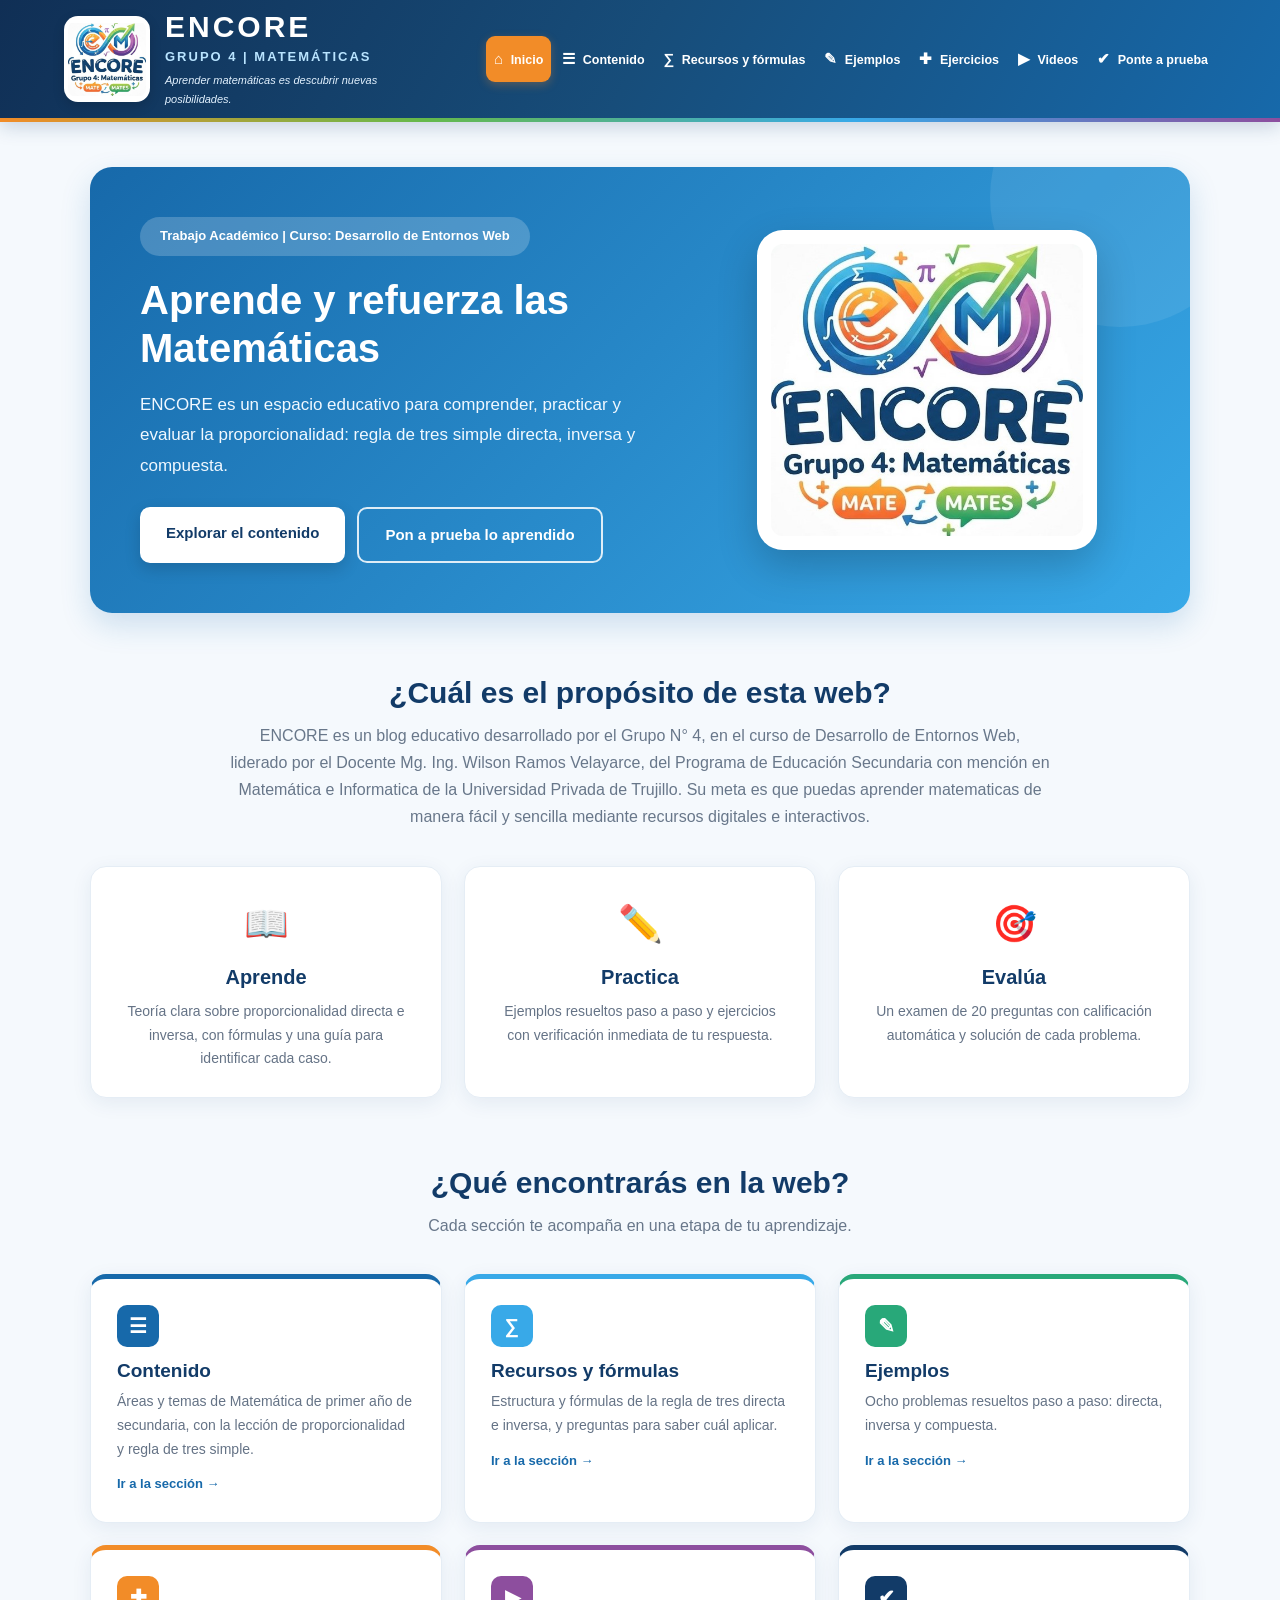
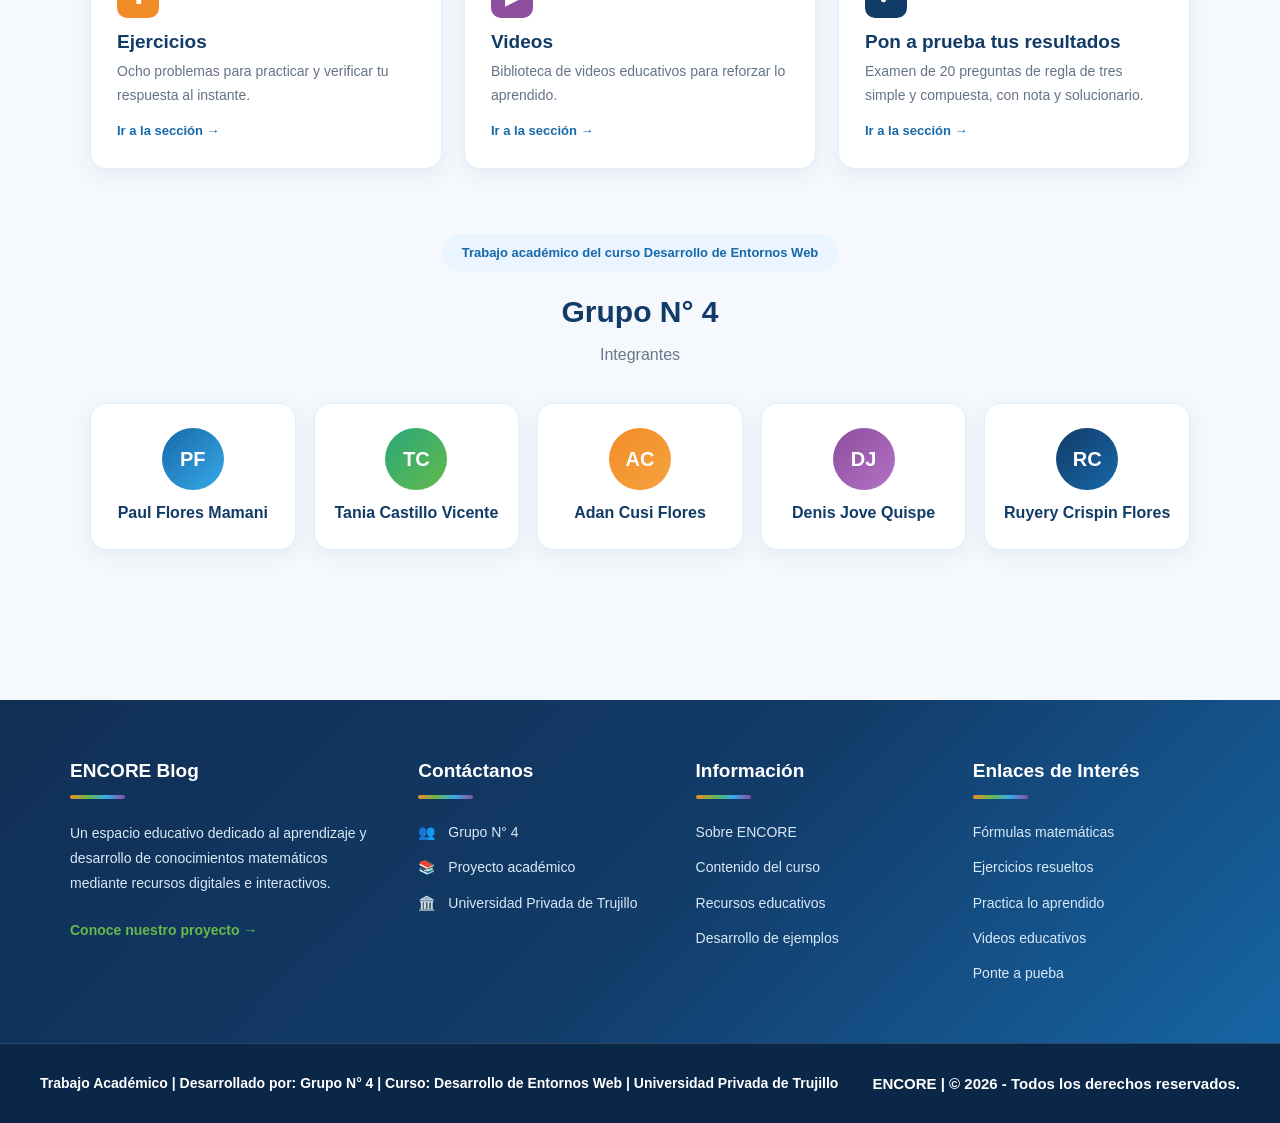
<file: index.html>
<!DOCTYPE html>
<html lang="es">
<head>
    <meta charset="UTF-8">
    <meta name="viewport" content="width=device-width, initial-scale=1.0">
    <title>Inicio | ENCORE - Grupo 4</title>
    <link rel="stylesheet" href="css/estilos.css">
</head>
<body>

<header class="site-header">
    <div class="header-container">
        <div class="logo-area">
            <a href="index.html" class="logo-link" aria-label="Ir al inicio">
                <img src="imagenes/logus.jpg" alt="Logotipo ENCORE Grupo 4" class="logo-img">
            </a>
            <div class="brand-text">
                <h1>ENCORE</h1>
                <span>GRUPO 4 | MATEMÁTICAS</span>
                <p>Aprender matemáticas es descubrir nuevas posibilidades.</p>
            </div>
        </div>
        <nav class="navbar" aria-label="Menú principal">
            <a href="index.html" class="active" aria-current="page"><span>⌂</span> Inicio</a>
            <a href="contenido.html"><span>☰</span> Contenido</a>
            <a href="recursos.html"><span>∑</span> Recursos y fórmulas</a>
            <a href="ejemplos.html"><span>✎</span> Ejemplos</a>
            <a href="ejercicios.html"><span>✚</span> Ejercicios</a>
            <a href="videos.html"><span>▶</span> Videos</a>
            <a href="examen.html"><span>✔</span> Ponte a prueba</a>
        </nav>
    </div>
</header>

<main class="main-content">
<section class="inicio-hero">
    <div class="inicio-texto">
        <span class="hero-badge">Trabajo Académico | Curso: Desarrollo de Entornos Web</span>
        <h2>Aprende y refuerza las Matemáticas</h2>
        <p>ENCORE es un espacio educativo para comprender, practicar y evaluar la proporcionalidad:
           regla de tres simple directa, inversa y compuesta.</p>
        <div class="inicio-acciones">
            <a class="btn btn-claro" href="contenido.html">Explorar el contenido</a>
            <a class="btn btn-contorno" href="examen.html">Pon a prueba lo aprendido</a>
        </div>
    </div>
    <div class="inicio-logo">
        <img src="imagenes/logus.jpg" alt="Logotipo ENCORE Grupo 4: Matemáticas">
    </div>
</section>

<section class="types-section" id="proposito">
    <div class="section-title">
        <h2>¿Cuál es el propósito de esta web?</h2>
        <p>ENCORE es un blog educativo desarrollado por el Grupo N° 4, en el curso de Desarrollo de Entornos Web, liderado por el Docente Mg. Ing. Wilson Ramos Velayarce,
            del Programa de Educación Secundaria con mención en Matemática e Informatica de la Universidad Privada de Trujillo.
            Su meta es que puedas aprender matematicas de manera fácil y sencilla mediante recursos digitales e interactivos.</p>
    </div>
    <div class="pilares">
        <div class="pilar"><span>📖</span><h3>Aprende</h3><p>Teoría clara sobre proporcionalidad directa e inversa, con fórmulas y una guía para identificar cada caso.</p></div>
        <div class="pilar"><span>✏️</span><h3>Practica</h3><p>Ejemplos resueltos paso a paso y ejercicios con verificación inmediata de tu respuesta.</p></div>
        <div class="pilar"><span>🎯</span><h3>Evalúa</h3><p>Un examen de 20 preguntas con calificación automática y solución de cada problema.</p></div>
    </div>
</section>

<section class="types-section">
    <div class="section-title">
        <h2>¿Qué encontrarás en la web?</h2>
        <p>Cada sección te acompaña en una etapa de tu aprendizaje.</p>
    </div>
    <div class="accesos-grid">
<a class="acceso-card" href="contenido.html" style="--c:#1769AA">
    <span class="acceso-icon">☰</span>
    <h3>Contenido</h3>
    <p>Áreas y temas de Matemática de primer año de secundaria, con la lección de proporcionalidad y regla de tres simple.</p>
    <span class="ir">Ir a la sección →</span>
</a>
<a class="acceso-card" href="recursos.html" style="--c:#38A9E8">
    <span class="acceso-icon">∑</span>
    <h3>Recursos y fórmulas</h3>
    <p>Estructura y fórmulas de la regla de tres directa e inversa, y preguntas para saber cuál aplicar.</p>
    <span class="ir">Ir a la sección →</span>
</a>
<a class="acceso-card" href="ejemplos.html" style="--c:#28A879">
    <span class="acceso-icon">✎</span>
    <h3>Ejemplos</h3>
    <p>Ocho problemas resueltos paso a paso: directa, inversa y compuesta.</p>
    <span class="ir">Ir a la sección →</span>
</a>
<a class="acceso-card" href="ejercicios.html" style="--c:#F28C28">
    <span class="acceso-icon">✚</span>
    <h3>Ejercicios</h3>
    <p>Ocho problemas para practicar y verificar tu respuesta al instante.</p>
    <span class="ir">Ir a la sección →</span>
</a>
<a class="acceso-card" href="videos.html" style="--c:#8D4E9E">
    <span class="acceso-icon">▶</span>
    <h3>Videos</h3>
    <p>Biblioteca de videos educativos para reforzar lo aprendido.</p>
    <span class="ir">Ir a la sección →</span>
</a>
<a class="acceso-card" href="examen.html" style="--c:#123B68">
    <span class="acceso-icon">✔</span>
    <h3>Pon a prueba tus resultados</h3>
    <p>Examen de 20 preguntas de regla de tres simple y compuesta, con nota y solucionario.</p>
    <span class="ir">Ir a la sección →</span>
</a>
    </div>
</section>

<section class="types-section" id="autores">
    <div class="section-title">
        <span class="hero-badge">Trabajo académico del curso Desarrollo de Entornos Web</span>
        <h2>Grupo N° 4</h2>
        <p>Integrantes</p>
    </div>
    <div class="autores-grid">
<div class="autor-card">
    <div class="avatar" style="background:linear-gradient(135deg,#1769AA,#38A9E8)" aria-hidden="true">PF</div>
    <h3>Paul Flores Mamani</h3>
</div><div class="autor-card">
    <div class="avatar" style="background:linear-gradient(135deg,#28A879,#65B94B)" aria-hidden="true">TC</div>
    <h3>Tania Castillo Vicente</h3>
</div><div class="autor-card">
    <div class="avatar" style="background:linear-gradient(135deg,#F28C28,#F4A340)" aria-hidden="true">AC</div>
    <h3>Adan Cusi Flores</h3>
</div><div class="autor-card">
    <div class="avatar" style="background:linear-gradient(135deg,#8D4E9E,#B472C4)" aria-hidden="true">DJ</div>
    <h3>Denis Jove Quispe</h3>
</div><div class="autor-card">
    <div class="avatar" style="background:linear-gradient(135deg,#123B68,#1769AA)" aria-hidden="true">RC</div>
    <h3>Ruyery Crispin Flores</h3>
</div>
    </div>
</section>
</main>

<footer class="site-footer">
    <div class="footer-container">
        <div class="footer-column">
            <h3 class="footer-title">ENCORE Blog</h3>
            <p>Un espacio educativo dedicado al aprendizaje y desarrollo de conocimientos matemáticos mediante recursos digitales e interactivos.</p>
            <a href="index.html" class="footer-link">Conoce nuestro proyecto →</a>
        </div>
        <div class="footer-column">
            <h3 class="footer-title">Contáctanos</h3>
            <ul class="footer-list">
                <li><span class="footer-icon">👥</span>Grupo N° 4</li>
                <li><span class="footer-icon">📚</span>Proyecto académico</li>
                <li><span class="footer-icon">🏛️</span>Universidad Privada de Trujillo</li>
            </ul>
        </div>
        <div class="footer-column">
            <h3 class="footer-title">Información</h3>
            <ul class="footer-list">
                <li><a href="index.html">Sobre ENCORE</a></li>
                <li><a href="contenido.html">Contenido del curso</a></li>
                <li><a href="recursos.html">Recursos educativos</a></li>
                <li><a href="ejemplos.html">Desarrollo de ejemplos</a></li>
            </ul>
        </div>
        <div class="footer-column">
            <h3 class="footer-title">Enlaces de Interés</h3>
            <ul class="footer-list">
                <li><a href="recursos.html">Fórmulas matemáticas</a></li>
                <li><a href="ejemplos.html">Ejercicios resueltos</a></li>
                <li><a href="ejercicios.html">Practica lo aprendido</a></li>
                <li><a href="videos.html">Videos educativos</a></li>
                <li><a href="examen.html">Ponte a pueba</a></li>
            </ul>
        </div>
    </div>
    <div class="footer-bottom">
        <div class="footer-bottom-container">
            <div class="footer-academic">
                <p><strong>Trabajo Académico |
                Desarrollado por: Grupo N° 4 |
                Curso: Desarrollo de Entornos Web |
                Universidad Privada de Trujillo</strong></p>
            </div>
            <div class="footer-copyright">
                <p>ENCORE | 
                &copy; 2026 - Todos los derechos reservados.</p>
            </div>
        </div>
    </div>
</footer>

<script src="js/script.js"></script>
</body>
</html>
</file>
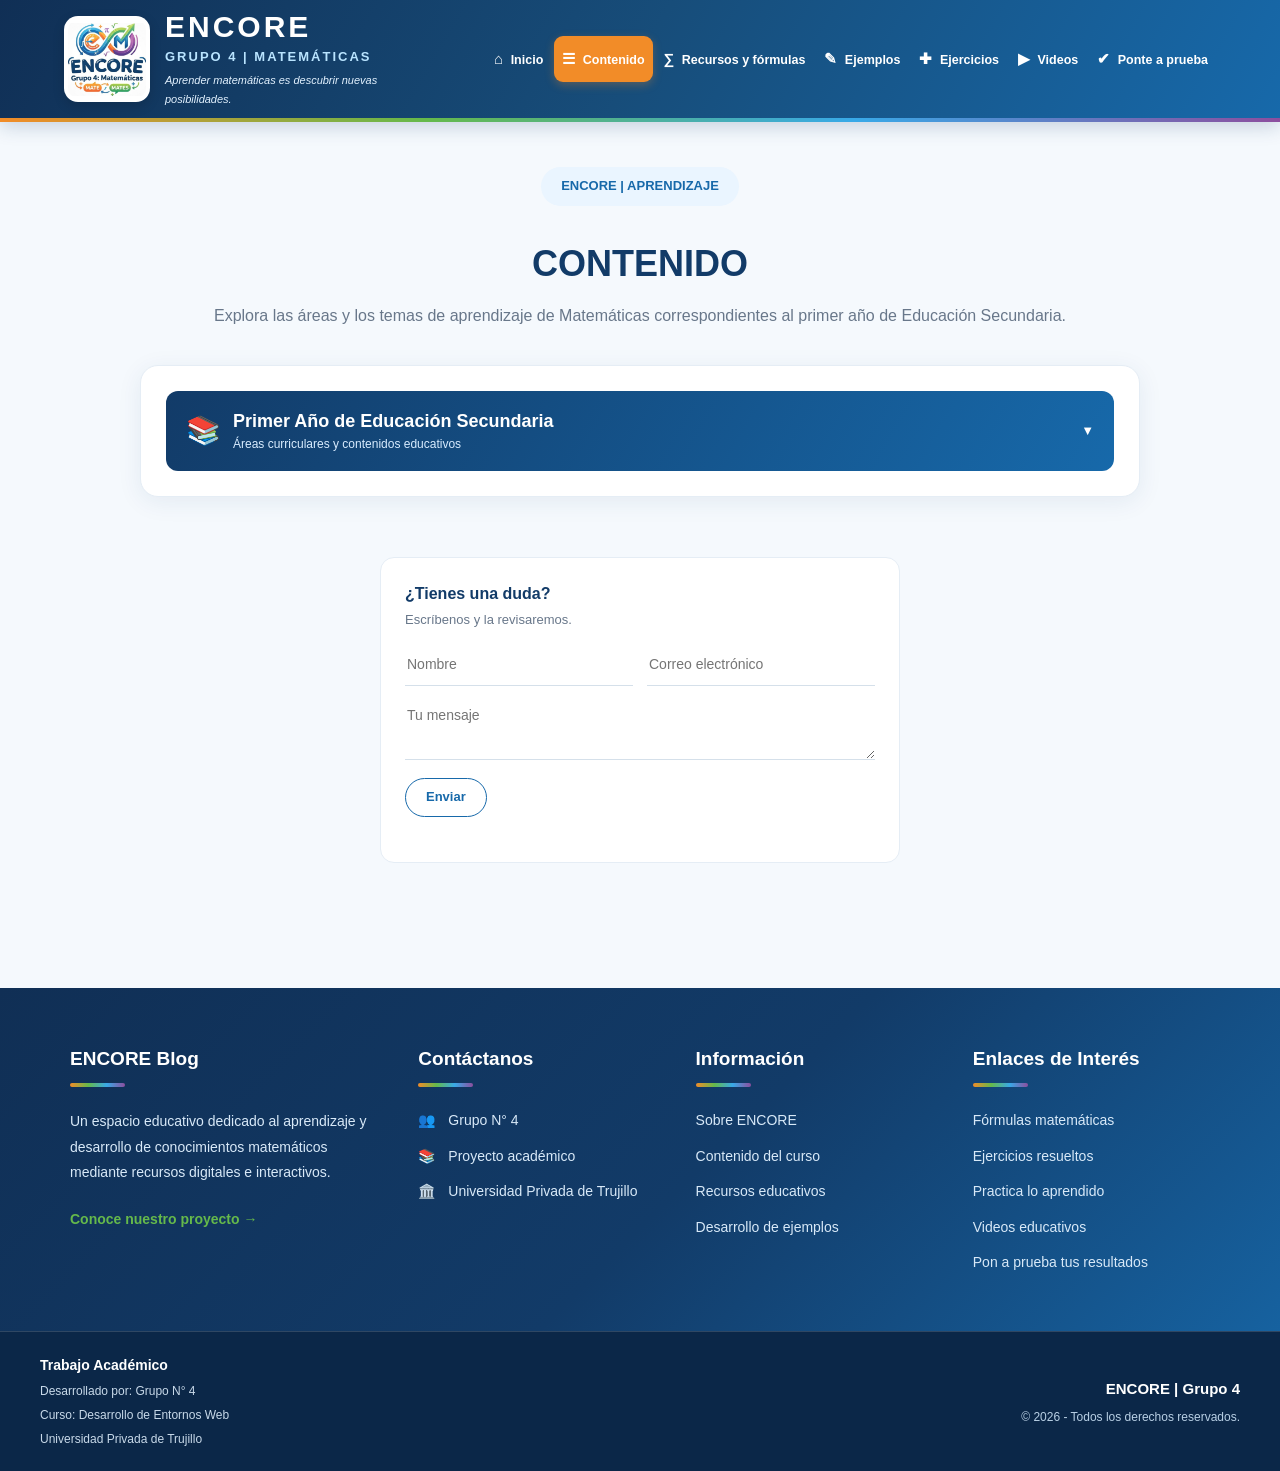
<file: contenido.html>
<!DOCTYPE html>
<html lang="es">
<head>
    <meta charset="UTF-8">
    <meta name="viewport" content="width=device-width, initial-scale=1.0">
    <title>Contenido | ENCORE - Grupo 4</title>
    <link rel="stylesheet" href="css/estilos.css">
</head>
<body>

<header class="site-header">
    <div class="header-container">
        <div class="logo-area">
            <a href="index.html" class="logo-link" aria-label="Ir al inicio">
                <img src="imagenes/logus.jpg" alt="Logotipo ENCORE Grupo 4" class="logo-img">
            </a>
            <div class="brand-text">
                <h1>ENCORE</h1>
                <span>GRUPO 4 | MATEMÁTICAS</span>
                <p>Aprender matemáticas es descubrir nuevas posibilidades.</p>
            </div>
        </div>
        <nav class="navbar" aria-label="Menú principal">
            <a href="index.html"><span>⌂</span> Inicio</a>
            <a href="contenido.html" class="active" aria-current="page"><span>☰</span> Contenido</a>
            <a href="recursos.html"><span>∑</span> Recursos y fórmulas</a>
            <a href="ejemplos.html"><span>✎</span> Ejemplos</a>
            <a href="ejercicios.html"><span>✚</span> Ejercicios</a>
            <a href="videos.html"><span>▶</span> Videos</a>
            <a href="examen.html"><span>✔</span> Ponte a prueba</a>
        </nav>
    </div>
</header>

<main class="main-content">
<section class="curriculum-section">
    <div class="section-title">
        <span class="hero-badge">ENCORE | APRENDIZAJE</span>
        <h2>CONTENIDO</h2>
        <p>Explora las áreas y los temas de aprendizaje de Matemáticas correspondientes al primer año de Educación Secundaria.</p>
    </div>
    <div class="curriculum-container">
        <button class="accordion-button year-button" type="button" aria-expanded="false" aria-controls="nivel-primero">
            <span class="accordion-icon">📚</span>
            <span><strong>Primer Año de Educación Secundaria</strong><small>Áreas curriculares y contenidos educativos</small></span>
            <span class="arrow">▼</span>
        </button>
        <div id="nivel-primero" class="accordion-panel collapsible">
<div class="subject-container">
    <button class="accordion-button subject-button" type="button" aria-expanded="false" aria-controls="area-algebra">
        <span class="subject-icon algebra-icon">∑</span><span>Álgebra</span><span class="arrow">▼</span>
    </button>
    <div id="area-algebra" class="accordion-panel collapsible">
<div class="topic-container">
    <button class="accordion-button topic-button" type="button" aria-expanded="false" aria-controls="tema-proporcionalidad">
        <span>📈</span><span>Proporcionalidad</span><span class="topic-description">Regla de tres simple</span><span class="arrow">▼</span>
    </button>
    <div id="tema-proporcionalidad" class="accordion-panel collapsible proporcionalidad-panel"><div class="panel-inner">
<section class="hero-section">

    <div class="hero-badge">Matemática Fácil y Práctica</div>

    <h2>Domina la proporcionalidad paso a paso</h2>

    <p class="hero-intro">
        ¿Necesitas resolver un problema y te falta un dato?
        Aquí te enseñamos el método correcto y te ayudamos
        a comprenderlo en segundos.
    </p>

    <!-- Concepto de proporcionalidad -->
    <div class="proporcionalidad-content">

        <h3>¿Qué es la proporcionalidad?</h3>

        <p>
            La proporcionalidad es la relación que existe entre
            dos magnitudes, permitiéndonos comprender cómo cambia
            una cantidad en función de otra.
        </p>

        <div class="proporcionalidad-grid">

            <!-- Proporcionalidad directa -->
            <div class="proporcionalidad-card directa">

                <div class="proporcionalidad-icon">📈</div>

                <h4>Proporcionalidad directa</h4>

                <p>
                    Si la relación entre las magnitudes es directa
                    (cuando aumenta una magnitud también lo hace
                    la otra), hay que aplicar la
                    <strong>regla de tres simple directa.</strong>
                </p>

                <div class="ejemplo-relacion">
                    ↑ Una magnitud aumenta
                    <br>
                    ↑ La otra también aumenta
                </div>

            </div>

            <!-- Proporcionalidad inversa -->
            <div class="proporcionalidad-card inversa">

                <div class="proporcionalidad-icon">📉</div>

                <h4>Proporcionalidad inversa</h4>

                <p>
                    Si la relación entre las magnitudes es inversa
                    (cuando aumenta una magnitud disminuye la otra),
                    se aplica la
                    <strong>regla de tres simple inversa.</strong>
                </p>

                <div class="ejemplo-relacion">
                    ↑ Una magnitud aumenta
                    <br>
                    ↓ La otra disminuye
                </div>

            </div>

        </div>

        <!-- Mensaje de transición -->
        <div class="mensaje-aprendizaje">
            <span class="mensaje-icon">💡</span>

            <p>
                Ahora que recuerdas en qué consiste la
                proporcionalidad y has visto ejemplos de problemas,
                ¿qué te parece si pasamos a aprender la regla de
                tres simple?
            </p>
        </div>

        <!-- Definición de regla de tres -->
        <div class="definicion-regla">

            <h3>¿Qué es la regla de 3 simple?</h3>

            <p>
                La regla de 3 simple es una operación que nos ayuda
                a resolver rápidamente problemas de proporcionalidad,
                tanto directa como inversa.
                Para hacer una regla de tres simple necesitamos 3 datos: 
                dos magnitudes proporcionales entre sí, y una tercera magnitud.
                A partir de estos, averiguaremos el cuarto término de la proporcionalidad.
                
            </p>

            <div class="regla-destacada">
                <span>🎯</span>
                <strong>
                    ¡Aprende a encontrar el valor desconocido
                    de manera fácil y sencilla!
                </strong>
            </div>

        </div>

    </div>

    

</section>
<section class="types-section">
    <div class="section-title">
        <h3>Tipos de regla de tres</h3>
        <p>Identifica qué método aplicar según el comportamiento de las magnitudes.</p>
    </div>

    <div class="cards-grid">
        <button type="button" class="card card-directa" aria-controls="contenido-directa" aria-expanded="false" data-group="reglas">
            <span class="card-icon">📈</span>
            <span class="card-title">Regla de tres simple directa</span>
            <span class="card-text">Se aplica cuando dos magnitudes están directamente relacionadas: si una aumenta, la otra también aumenta.</span>
            <span class="click-info">Haz clic para aprender más ▼</span>
        </button>
        <button type="button" class="card card-inversa" aria-controls="contenido-inversa" aria-expanded="false" data-group="reglas">
            <span class="card-icon">📉</span>
            <span class="card-title">Regla de tres simple inversa</span>
            <span class="card-text">Se aplica cuando dos magnitudes están inversamente relacionadas: si una aumenta, la otra disminuye.</span>
            <span class="click-info">Haz clic para aprender más ▼</span>
        </button>
    </div>

    <div id="contenido-directa" class="interactive-content collapsible">
        <div class="panel-inner">
            <h4>Regla de tres simple directa</h4>
            <p>Empezaremos viendo cómo aplicarla en casos de proporcionalidad directa (cuando aumenta una magnitud también lo hace la otra).</p>
            <p>Colocaremos en una tabla los 3 datos (a los que llamamos «a», «b» y «c») y la incógnita, es decir, el dato que queremos averiguar (que llamaremos «x»). Después, aplicaremos la siguiente fórmula:</p>
            <div class="structure-box">
                <div class="structure-row"><span>Magnitudes relacionadas</span><strong>a → b</strong></div>
                <div class="structure-divider"></div>
                <div class="structure-row"><span>Dato nuevo e incógnita</span><strong>c → x</strong></div>
            </div>
            <div class="formula-box">
                <h5>Fórmula de proporcionalidad directa</h5>
                <p class="formula">x = (b × c) / a</p>
            </div>
            <div class="example-box">
                <h5>💡 Recuerda</h5>
                <p>En la regla de tres directa, cuando una magnitud aumenta, la otra también aumenta proporcionalmente.</p>
            </div>
        </div>
    </div>

    <div id="contenido-inversa" class="interactive-content collapsible">
        <div class="panel-inner">
            <h4>Regla de tres simple inversa</h4>
            <p>Ahora vamos a ver cómo aplicar la regla de 3 simple en casos de proporcionalidad inversa (cuando aumenta una magnitud disminuye la otra).</p>
            <p>Colocaremos los 3 datos y la incógnita en la tabla igual que los hemos colocado en el caso anterior. Pero aplicaremos una fórmula distinta:</p>
            <div class="structure-box">
                <div class="structure-row"><span>Magnitudes relacionadas</span><strong>a → b</strong></div>
                <div class="structure-divider"></div>
                <div class="structure-row"><span>Dato nuevo e incógnita</span><strong>c → x</strong></div>
            </div>
            <div class="formula-box">
                <h5>Fórmula de proporcionalidad inversa</h5>
                <p class="formula">x = (a × b) / c</p>
            </div>
            <div class="example-box">
                <h5>💡 Recuerda</h5>
                <p>En la regla de tres inversa, cuando una magnitud aumenta, la otra disminuye proporcionalmente.</p>
            </div>
        </div>
    </div>
</section>
    </div></div>
</div><div class="topic-container">
    <button class="accordion-button topic-button" type="button" aria-expanded="false" aria-controls="tema-expresiones">
        <span>📝</span><span>Expresiones Algebraicas</span><span class="arrow">▼</span>
    </button>
    <div id="tema-expresiones" class="accordion-panel collapsible topic-placeholder"><div class="panel-inner">
<h3>Expresiones Algebraicas</h3><p>En esta sección se incorporarán los contenidos sobre expresiones algebraicas, sus elementos, operaciones y aplicaciones.</p>
    </div></div>
</div><div class="topic-container">
    <button class="accordion-button topic-button" type="button" aria-expanded="false" aria-controls="tema-ecuaciones">
        <span>➗</span><span>Ecuaciones e Inecuaciones</span><span class="arrow">▼</span>
    </button>
    <div id="tema-ecuaciones" class="accordion-panel collapsible topic-placeholder"><div class="panel-inner">
<h3>Ecuaciones e Inecuaciones</h3><p>En esta sección se incorporarán los contenidos sobre ecuaciones, inecuaciones y resolución de problemas.</p>
    </div></div>
</div>
    </div>
</div>
<div class="subject-container">
    <button class="accordion-button subject-button" type="button" aria-expanded="false" aria-controls="area-aritmetica">
        <span class="subject-icon aritmetica-icon">#</span><span>Aritmética</span><span class="arrow">▼</span>
    </button>
    <div id="area-aritmetica" class="accordion-panel collapsible">
<div class="topic-container">
    <button class="accordion-button topic-button" type="button" aria-expanded="false" aria-controls="tema-enteros">
        <span>🔢</span><span>Números Enteros</span><span class="arrow">▼</span>
    </button>
    <div id="tema-enteros" class="accordion-panel collapsible topic-placeholder"><div class="panel-inner">
<h3>Números Enteros</h3><p>Contenido educativo próximamente.</p>
    </div></div>
</div><div class="topic-container">
    <button class="accordion-button topic-button" type="button" aria-expanded="false" aria-controls="tema-teoria">
        <span>📐</span><span>Teoría de Números</span><span class="arrow">▼</span>
    </button>
    <div id="tema-teoria" class="accordion-panel collapsible topic-placeholder"><div class="panel-inner">
<h3>Teoría de Números</h3><p>Contenido educativo próximamente.</p>
    </div></div>
</div><div class="topic-container">
    <button class="accordion-button topic-button" type="button" aria-expanded="false" aria-controls="tema-fracciones">
        <span>½</span><span>Fracciones y Decimales</span><span class="arrow">▼</span>
    </button>
    <div id="tema-fracciones" class="accordion-panel collapsible topic-placeholder"><div class="panel-inner">
<h3>Fracciones y Decimales</h3><p>Contenido educativo próximamente.</p>
    </div></div>
</div><div class="topic-container">
    <button class="accordion-button topic-button" type="button" aria-expanded="false" aria-controls="tema-porcentajes">
        <span>%</span><span>Porcentajes</span><span class="arrow">▼</span>
    </button>
    <div id="tema-porcentajes" class="accordion-panel collapsible topic-placeholder"><div class="panel-inner">
<h3>Porcentajes</h3><p>Contenido educativo próximamente.</p>
    </div></div>
</div>
    </div>
</div>
<div class="subject-container">
    <button class="accordion-button subject-button" type="button" aria-expanded="false" aria-controls="area-geometria">
        <span class="subject-icon geometria-icon">△</span><span>Geometría</span><span class="arrow">▼</span>
    </button>
    <div id="area-geometria" class="accordion-panel collapsible">
<div class="topic-container">
    <button class="accordion-button topic-button" type="button" aria-expanded="false" aria-controls="tema-conceptos">
        <span>📏</span><span>Conceptos Básicos</span><span class="arrow">▼</span>
    </button>
    <div id="tema-conceptos" class="accordion-panel collapsible topic-placeholder"><div class="panel-inner">
<h3>Conceptos Básicos</h3><p>Contenido educativo próximamente.</p>
    </div></div>
</div><div class="topic-container">
    <button class="accordion-button topic-button" type="button" aria-expanded="false" aria-controls="tema-figuras">
        <span>🔷</span><span>Figuras Planas</span><span class="arrow">▼</span>
    </button>
    <div id="tema-figuras" class="accordion-panel collapsible topic-placeholder"><div class="panel-inner">
<h3>Figuras Planas</h3><p>Contenido educativo próximamente.</p>
    </div></div>
</div><div class="topic-container">
    <button class="accordion-button topic-button" type="button" aria-expanded="false" aria-controls="tema-solidos">
        <span>🧊</span><span>Sólidos Geométricos</span><span class="arrow">▼</span>
    </button>
    <div id="tema-solidos" class="accordion-panel collapsible topic-placeholder"><div class="panel-inner">
<h3>Sólidos Geométricos</h3><p>Contenido educativo próximamente.</p>
    </div></div>
</div><div class="topic-container">
    <button class="accordion-button topic-button" type="button" aria-expanded="false" aria-controls="tema-plano">
        <span>📊</span><span>Plano Cartesiano</span><span class="arrow">▼</span>
    </button>
    <div id="tema-plano" class="accordion-panel collapsible topic-placeholder"><div class="panel-inner">
<h3>Plano Cartesiano</h3><p>Contenido educativo próximamente.</p>
    </div></div>
</div>
    </div>
</div>
        </div>
    </div>
</section>

<section class="consulta-wrap" id="consultas">
    <form class="consulta-mini js-form">
        <h3>¿Tienes una duda?</h3>
        <p>Escríbenos y la revisaremos.</p>
        <div class="fila">
            <input type="text" name="nombre" placeholder="Nombre" aria-label="Nombre" required>
            <input type="email" name="email" placeholder="Correo electrónico" aria-label="Correo electrónico" required>
        </div>
        <textarea name="comentario" placeholder="Tu mensaje" aria-label="Tu mensaje" required></textarea>
        <button type="submit">Enviar</button>
        <p class="form-message" aria-live="polite"></p>
    </form>
</section>
</main>

<footer class="site-footer">
    <div class="footer-container">
        <div class="footer-column">
            <h3 class="footer-title">ENCORE Blog</h3>
            <p>Un espacio educativo dedicado al aprendizaje y desarrollo de conocimientos matemáticos mediante recursos digitales e interactivos.</p>
            <a href="index.html" class="footer-link">Conoce nuestro proyecto →</a>
        </div>
        <div class="footer-column">
            <h3 class="footer-title">Contáctanos</h3>
            <ul class="footer-list">
                <li><span class="footer-icon">👥</span>Grupo N° 4</li>
                <li><span class="footer-icon">📚</span>Proyecto académico</li>
                <li><span class="footer-icon">🏛️</span>Universidad Privada de Trujillo</li>
            </ul>
        </div>
        <div class="footer-column">
            <h3 class="footer-title">Información</h3>
            <ul class="footer-list">
                <li><a href="index.html">Sobre ENCORE</a></li>
                <li><a href="contenido.html">Contenido del curso</a></li>
                <li><a href="recursos.html">Recursos educativos</a></li>
                <li><a href="ejemplos.html">Desarrollo de ejemplos</a></li>
            </ul>
        </div>
        <div class="footer-column">
            <h3 class="footer-title">Enlaces de Interés</h3>
            <ul class="footer-list">
                <li><a href="recursos.html">Fórmulas matemáticas</a></li>
                <li><a href="ejemplos.html">Ejercicios resueltos</a></li>
                <li><a href="ejercicios.html">Practica lo aprendido</a></li>
                <li><a href="videos.html">Videos educativos</a></li>
                <li><a href="examen.html">Pon a prueba tus resultados</a></li>
            </ul>
        </div>
    </div>
    <div class="footer-bottom">
        <div class="footer-bottom-container">
            <div class="footer-academic">
                <p><strong>Trabajo Académico</strong></p>
                <p>Desarrollado por: Grupo N° 4</p>
                <p>Curso: Desarrollo de Entornos Web</p>
                <p>Universidad Privada de Trujillo</p>
            </div>
            <div class="footer-copyright">
                <p>ENCORE | Grupo 4</p>
                <p>&copy; 2026 - Todos los derechos reservados.</p>
            </div>
        </div>
    </div>
</footer>

<script src="js/script.js"></script>
</body>
</html>
</file>
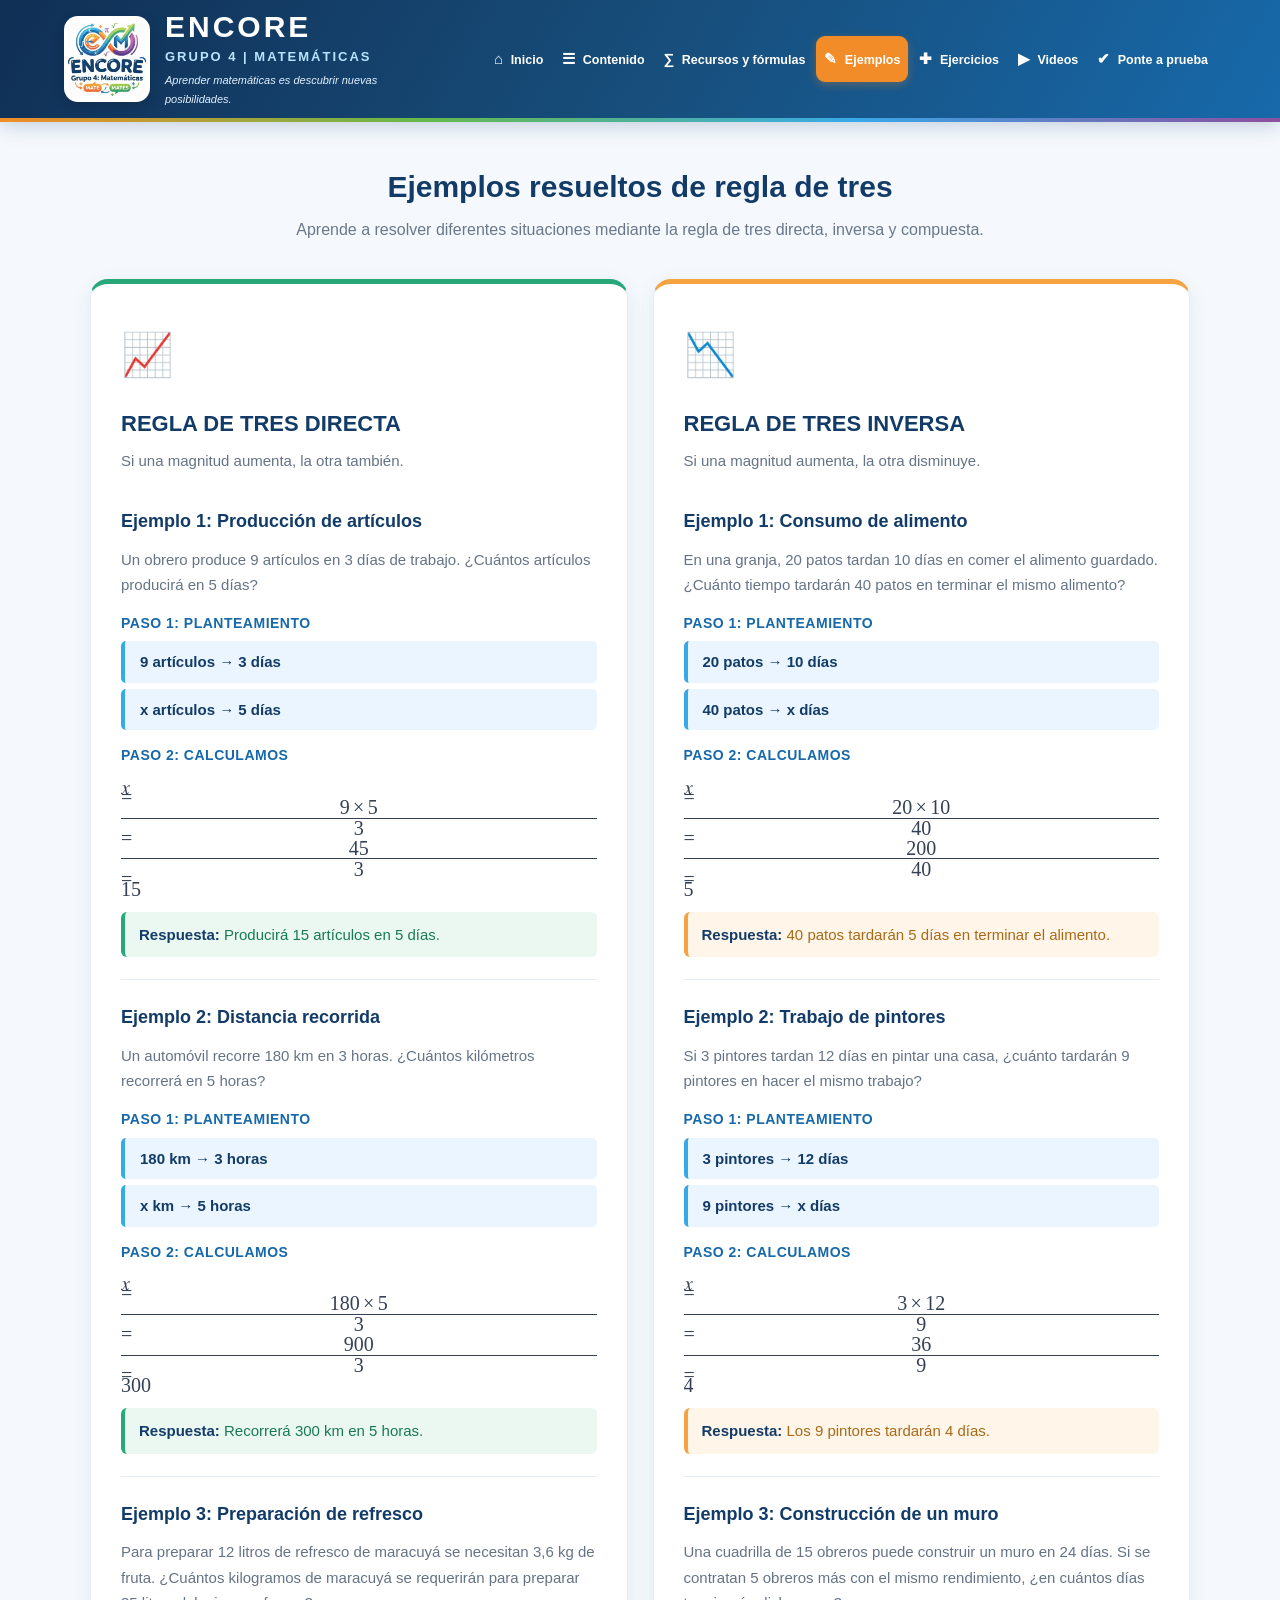
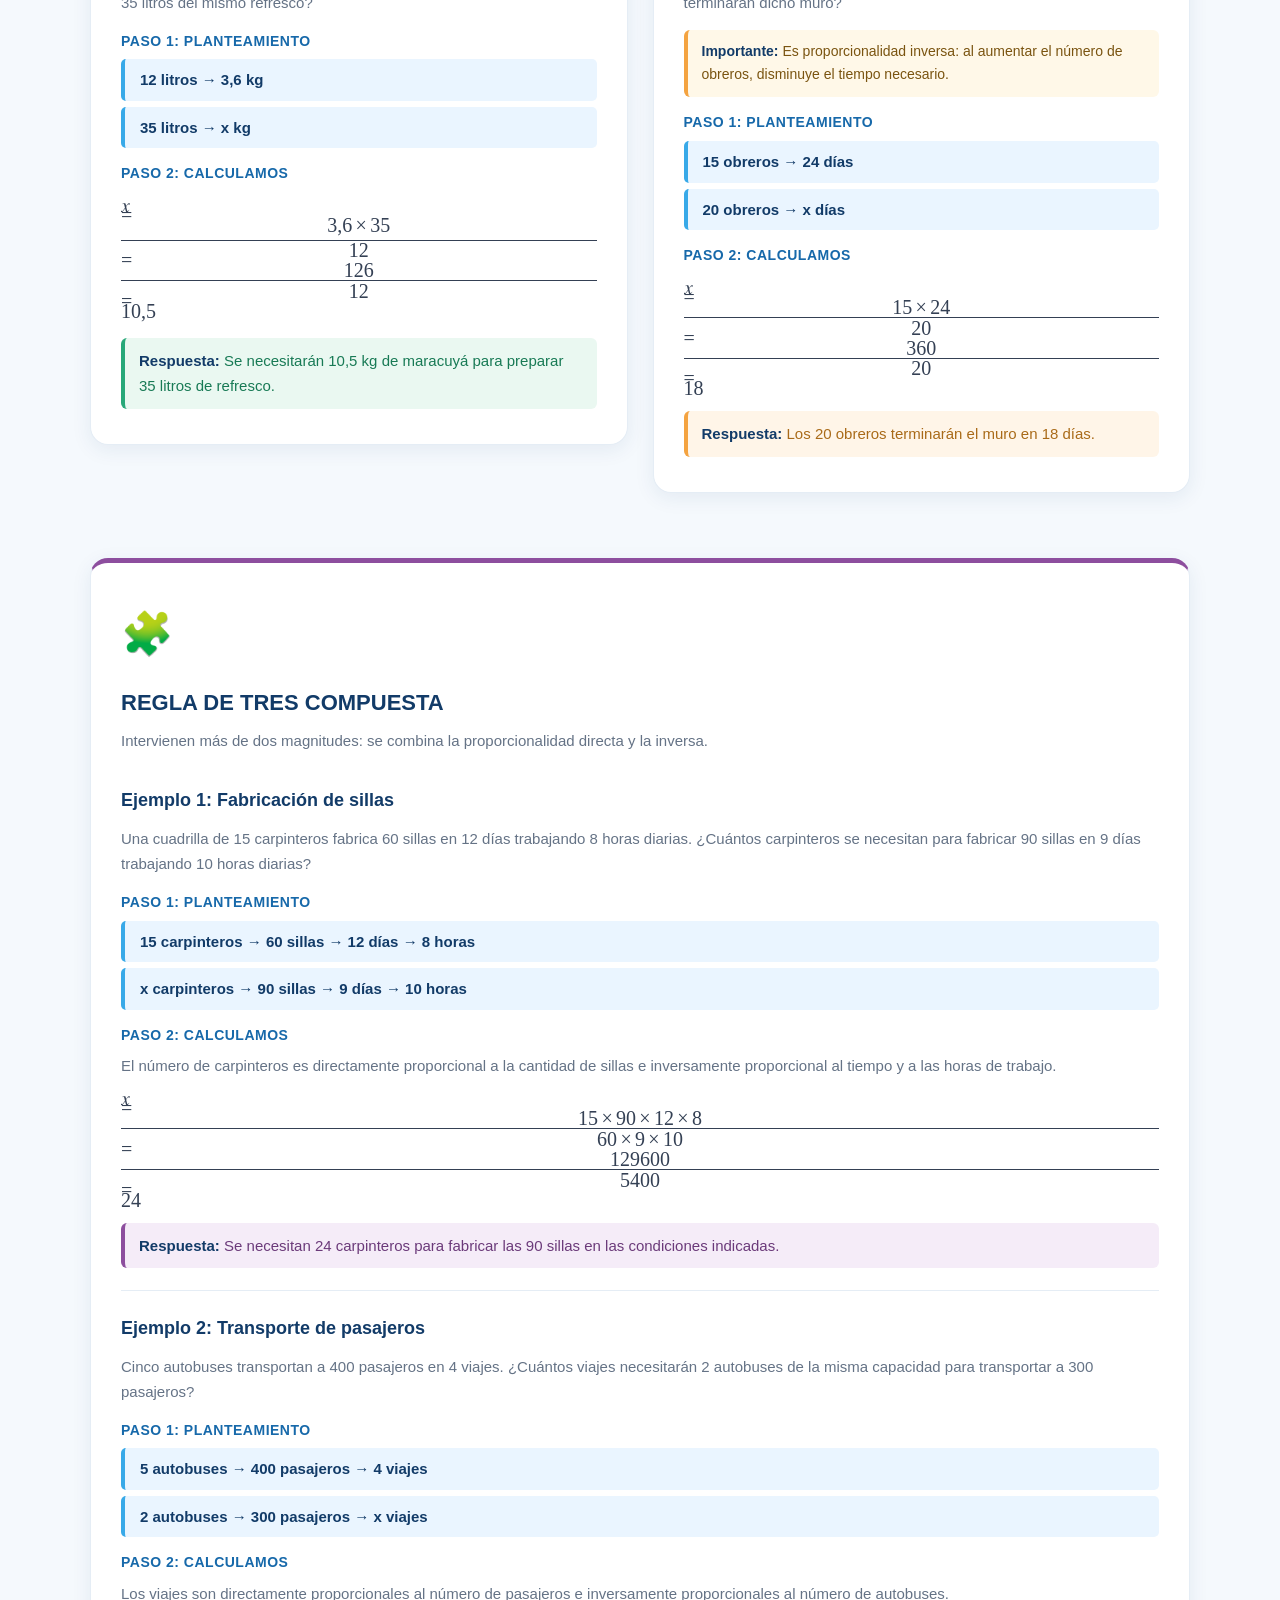
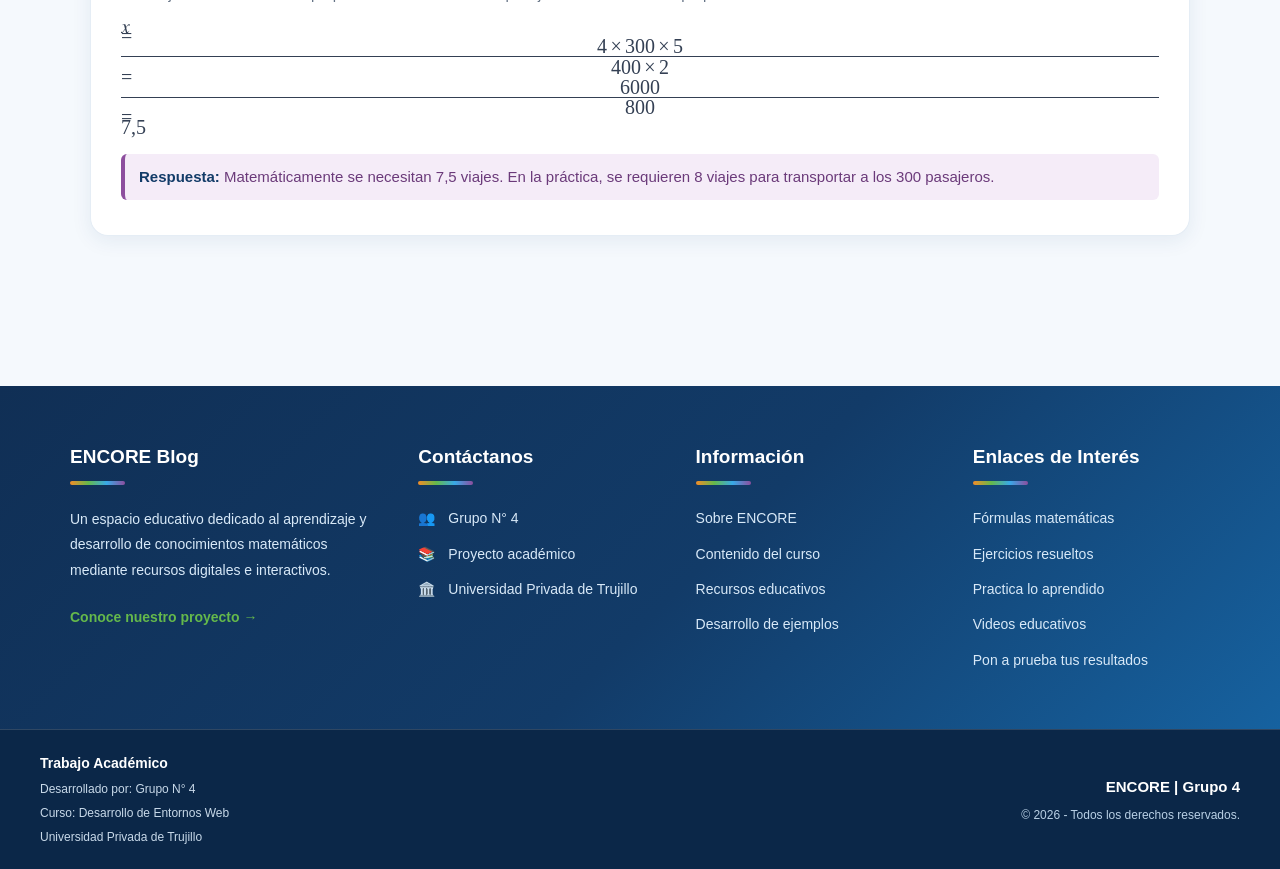
<file: ejemplos.html>
<!DOCTYPE html>
<html lang="es">
<head>
    <meta charset="UTF-8">
    <meta name="viewport" content="width=device-width, initial-scale=1.0">
    <title>Ejemplos | ENCORE - Grupo 4</title>
    <link rel="stylesheet" href="css/estilos.css">
</head>
<body>

<header class="site-header">
    <div class="header-container">
        <div class="logo-area">
            <a href="index.html" class="logo-link" aria-label="Ir al inicio">
                <img src="imagenes/logus.jpg" alt="Logotipo ENCORE Grupo 4" class="logo-img">
            </a>
            <div class="brand-text">
                <h1>ENCORE</h1>
                <span>GRUPO 4 | MATEMÁTICAS</span>
                <p>Aprender matemáticas es descubrir nuevas posibilidades.</p>
            </div>
        </div>
        <nav class="navbar" aria-label="Menú principal">
            <a href="index.html"><span>⌂</span> Inicio</a>
            <a href="contenido.html"><span>☰</span> Contenido</a>
            <a href="recursos.html"><span>∑</span> Recursos y fórmulas</a>
            <a href="ejemplos.html" class="active" aria-current="page"><span>✎</span> Ejemplos</a>
            <a href="ejercicios.html"><span>✚</span> Ejercicios</a>
            <a href="videos.html"><span>▶</span> Videos</a>
            <a href="examen.html"><span>✔</span> Ponte a prueba</a>
        </nav>
    </div>
</header>

<main class="main-content">
<section class="types-section">
    <div class="section-title">
        <h2>Ejemplos resueltos de regla de tres</h2>
        <p>Aprende a resolver diferentes situaciones mediante la regla de tres directa, inversa y compuesta.</p>
    </div>
    <div class="cards-grid">
<article class="card ejemplo-card card-directa">
    <div class="card-icon">📈</div>
    <h3 id="directa">REGLA DE TRES DIRECTA</h3>
    <p class="card-intro">Si una magnitud aumenta, la otra también.</p>
<div class="ejemplo">
    <h4>Ejemplo 1: Producción de artículos</h4>
    <p>Un obrero produce 9 artículos en 3 días de trabajo. ¿Cuántos artículos producirá en 5 días?</p>
    
    <h5>Paso 1: Planteamiento</h5>
    <div class="dato">9 artículos → 3 días</div><div class="dato">x artículos → 5 días</div>
    <h5>Paso 2: Calculamos</h5>
    
    <math display="block"><mi>x</mi><mo>=</mo><mfrac><mrow><mn>9</mn><mo>×</mo><mn>5</mn></mrow><mrow><mn>3</mn></mrow></mfrac><mo>=</mo><mfrac><mn>45</mn><mn>3</mn></mfrac><mo>=</mo><mn>15</mn></math>
    <p class="respuesta"><strong>Respuesta:</strong> Producirá 15 artículos en 5 días.</p>
</div>
<div class="ejemplo">
    <h4>Ejemplo 2: Distancia recorrida</h4>
    <p>Un automóvil recorre 180 km en 3 horas. ¿Cuántos kilómetros recorrerá en 5 horas?</p>
    
    <h5>Paso 1: Planteamiento</h5>
    <div class="dato">180 km → 3 horas</div><div class="dato">x km → 5 horas</div>
    <h5>Paso 2: Calculamos</h5>
    
    <math display="block"><mi>x</mi><mo>=</mo><mfrac><mrow><mn>180</mn><mo>×</mo><mn>5</mn></mrow><mrow><mn>3</mn></mrow></mfrac><mo>=</mo><mfrac><mn>900</mn><mn>3</mn></mfrac><mo>=</mo><mn>300</mn></math>
    <p class="respuesta"><strong>Respuesta:</strong> Recorrerá 300 km en 5 horas.</p>
</div>
<div class="ejemplo">
    <h4>Ejemplo 3: Preparación de refresco</h4>
    <p>Para preparar 12 litros de refresco de maracuyá se necesitan 3,6 kg de fruta. ¿Cuántos kilogramos de maracuyá se requerirán para preparar 35 litros del mismo refresco?</p>
    
    <h5>Paso 1: Planteamiento</h5>
    <div class="dato">12 litros → 3,6 kg</div><div class="dato">35 litros → x kg</div>
    <h5>Paso 2: Calculamos</h5>
    
    <math display="block"><mi>x</mi><mo>=</mo><mfrac><mrow><mn>3,6</mn><mo>×</mo><mn>35</mn></mrow><mrow><mn>12</mn></mrow></mfrac><mo>=</mo><mfrac><mn>126</mn><mn>12</mn></mfrac><mo>=</mo><mn>10,5</mn></math>
    <p class="respuesta"><strong>Respuesta:</strong> Se necesitarán 10,5 kg de maracuyá para preparar 35 litros de refresco.</p>
</div>
</article>
<article class="card ejemplo-card card-inversa">
    <div class="card-icon">📉</div>
    <h3 id="inversa">REGLA DE TRES INVERSA</h3>
    <p class="card-intro">Si una magnitud aumenta, la otra disminuye.</p>
<div class="ejemplo">
    <h4>Ejemplo 1: Consumo de alimento</h4>
    <p>En una granja, 20 patos tardan 10 días en comer el alimento guardado. ¿Cuánto tiempo tardarán 40 patos en terminar el mismo alimento?</p>
    
    <h5>Paso 1: Planteamiento</h5>
    <div class="dato">20 patos → 10 días</div><div class="dato">40 patos → x días</div>
    <h5>Paso 2: Calculamos</h5>
    
    <math display="block"><mi>x</mi><mo>=</mo><mfrac><mrow><mn>20</mn><mo>×</mo><mn>10</mn></mrow><mrow><mn>40</mn></mrow></mfrac><mo>=</mo><mfrac><mn>200</mn><mn>40</mn></mfrac><mo>=</mo><mn>5</mn></math>
    <p class="respuesta"><strong>Respuesta:</strong> 40 patos tardarán 5 días en terminar el alimento.</p>
</div>
<div class="ejemplo">
    <h4>Ejemplo 2: Trabajo de pintores</h4>
    <p>Si 3 pintores tardan 12 días en pintar una casa, ¿cuánto tardarán 9 pintores en hacer el mismo trabajo?</p>
    
    <h5>Paso 1: Planteamiento</h5>
    <div class="dato">3 pintores → 12 días</div><div class="dato">9 pintores → x días</div>
    <h5>Paso 2: Calculamos</h5>
    
    <math display="block"><mi>x</mi><mo>=</mo><mfrac><mrow><mn>3</mn><mo>×</mo><mn>12</mn></mrow><mrow><mn>9</mn></mrow></mfrac><mo>=</mo><mfrac><mn>36</mn><mn>9</mn></mfrac><mo>=</mo><mn>4</mn></math>
    <p class="respuesta"><strong>Respuesta:</strong> Los 9 pintores tardarán 4 días.</p>
</div>
<div class="ejemplo">
    <h4>Ejemplo 3: Construcción de un muro</h4>
    <p>Una cuadrilla de 15 obreros puede construir un muro en 24 días. Si se contratan 5 obreros más con el mismo rendimiento, ¿en cuántos días terminarán dicho muro?</p>
    <p class="nota"><strong>Importante:</strong> Es proporcionalidad inversa: al aumentar el número de obreros, disminuye el tiempo necesario.</p>
    <h5>Paso 1: Planteamiento</h5>
    <div class="dato">15 obreros → 24 días</div><div class="dato">20 obreros → x días</div>
    <h5>Paso 2: Calculamos</h5>
    
    <math display="block"><mi>x</mi><mo>=</mo><mfrac><mrow><mn>15</mn><mo>×</mo><mn>24</mn></mrow><mrow><mn>20</mn></mrow></mfrac><mo>=</mo><mfrac><mn>360</mn><mn>20</mn></mfrac><mo>=</mo><mn>18</mn></math>
    <p class="respuesta"><strong>Respuesta:</strong> Los 20 obreros terminarán el muro en 18 días.</p>
</div>
</article>
    </div>
</section>
<section class="types-section">
    <div class="cards-grid" style="grid-template-columns:1fr">
<article class="card ejemplo-card card-compuesta">
    <div class="card-icon">🧩</div>
    <h3 id="compuesta">REGLA DE TRES COMPUESTA</h3>
    <p class="card-intro">Intervienen más de dos magnitudes: se combina la proporcionalidad directa y la inversa.</p>
<div class="ejemplo">
    <h4>Ejemplo 1: Fabricación de sillas</h4>
    <p>Una cuadrilla de 15 carpinteros fabrica 60 sillas en 12 días trabajando 8 horas diarias. ¿Cuántos carpinteros se necesitan para fabricar 90 sillas en 9 días trabajando 10 horas diarias?</p>
    
    <h5>Paso 1: Planteamiento</h5>
    <div class="dato">15 carpinteros → 60 sillas → 12 días → 8 horas</div><div class="dato">x carpinteros → 90 sillas → 9 días → 10 horas</div>
    <h5>Paso 2: Calculamos</h5>
    <p>El número de carpinteros es directamente proporcional a la cantidad de sillas e inversamente proporcional al tiempo y a las horas de trabajo.</p>
    <math display="block"><mi>x</mi><mo>=</mo><mfrac><mrow><mn>15</mn><mo>×</mo><mn>90</mn><mo>×</mo><mn>12</mn><mo>×</mo><mn>8</mn></mrow><mrow><mn>60</mn><mo>×</mo><mn>9</mn><mo>×</mo><mn>10</mn></mrow></mfrac><mo>=</mo><mfrac><mn>129600</mn><mn>5400</mn></mfrac><mo>=</mo><mn>24</mn></math>
    <p class="respuesta"><strong>Respuesta:</strong> Se necesitan 24 carpinteros para fabricar las 90 sillas en las condiciones indicadas.</p>
</div>
<div class="ejemplo">
    <h4>Ejemplo 2: Transporte de pasajeros</h4>
    <p>Cinco autobuses transportan a 400 pasajeros en 4 viajes. ¿Cuántos viajes necesitarán 2 autobuses de la misma capacidad para transportar a 300 pasajeros?</p>
    
    <h5>Paso 1: Planteamiento</h5>
    <div class="dato">5 autobuses → 400 pasajeros → 4 viajes</div><div class="dato">2 autobuses → 300 pasajeros → x viajes</div>
    <h5>Paso 2: Calculamos</h5>
    <p>Los viajes son directamente proporcionales al número de pasajeros e inversamente proporcionales al número de autobuses.</p>
    <math display="block"><mi>x</mi><mo>=</mo><mfrac><mrow><mn>4</mn><mo>×</mo><mn>300</mn><mo>×</mo><mn>5</mn></mrow><mrow><mn>400</mn><mo>×</mo><mn>2</mn></mrow></mfrac><mo>=</mo><mfrac><mn>6000</mn><mn>800</mn></mfrac><mo>=</mo><mn>7,5</mn></math>
    <p class="respuesta"><strong>Respuesta:</strong> Matemáticamente se necesitan 7,5 viajes. En la práctica, se requieren 8 viajes para transportar a los 300 pasajeros.</p>
</div>
</article>
    </div>
</section>
</main>

<footer class="site-footer">
    <div class="footer-container">
        <div class="footer-column">
            <h3 class="footer-title">ENCORE Blog</h3>
            <p>Un espacio educativo dedicado al aprendizaje y desarrollo de conocimientos matemáticos mediante recursos digitales e interactivos.</p>
            <a href="index.html" class="footer-link">Conoce nuestro proyecto →</a>
        </div>
        <div class="footer-column">
            <h3 class="footer-title">Contáctanos</h3>
            <ul class="footer-list">
                <li><span class="footer-icon">👥</span>Grupo N° 4</li>
                <li><span class="footer-icon">📚</span>Proyecto académico</li>
                <li><span class="footer-icon">🏛️</span>Universidad Privada de Trujillo</li>
            </ul>
        </div>
        <div class="footer-column">
            <h3 class="footer-title">Información</h3>
            <ul class="footer-list">
                <li><a href="index.html">Sobre ENCORE</a></li>
                <li><a href="contenido.html">Contenido del curso</a></li>
                <li><a href="recursos.html">Recursos educativos</a></li>
                <li><a href="ejemplos.html">Desarrollo de ejemplos</a></li>
            </ul>
        </div>
        <div class="footer-column">
            <h3 class="footer-title">Enlaces de Interés</h3>
            <ul class="footer-list">
                <li><a href="recursos.html">Fórmulas matemáticas</a></li>
                <li><a href="ejemplos.html">Ejercicios resueltos</a></li>
                <li><a href="ejercicios.html">Practica lo aprendido</a></li>
                <li><a href="videos.html">Videos educativos</a></li>
                <li><a href="examen.html">Pon a prueba tus resultados</a></li>
            </ul>
        </div>
    </div>
    <div class="footer-bottom">
        <div class="footer-bottom-container">
            <div class="footer-academic">
                <p><strong>Trabajo Académico</strong></p>
                <p>Desarrollado por: Grupo N° 4</p>
                <p>Curso: Desarrollo de Entornos Web</p>
                <p>Universidad Privada de Trujillo</p>
            </div>
            <div class="footer-copyright">
                <p>ENCORE | Grupo 4</p>
                <p>&copy; 2026 - Todos los derechos reservados.</p>
            </div>
        </div>
    </div>
</footer>

<script src="js/script.js"></script>
</body>
</html>
</file>
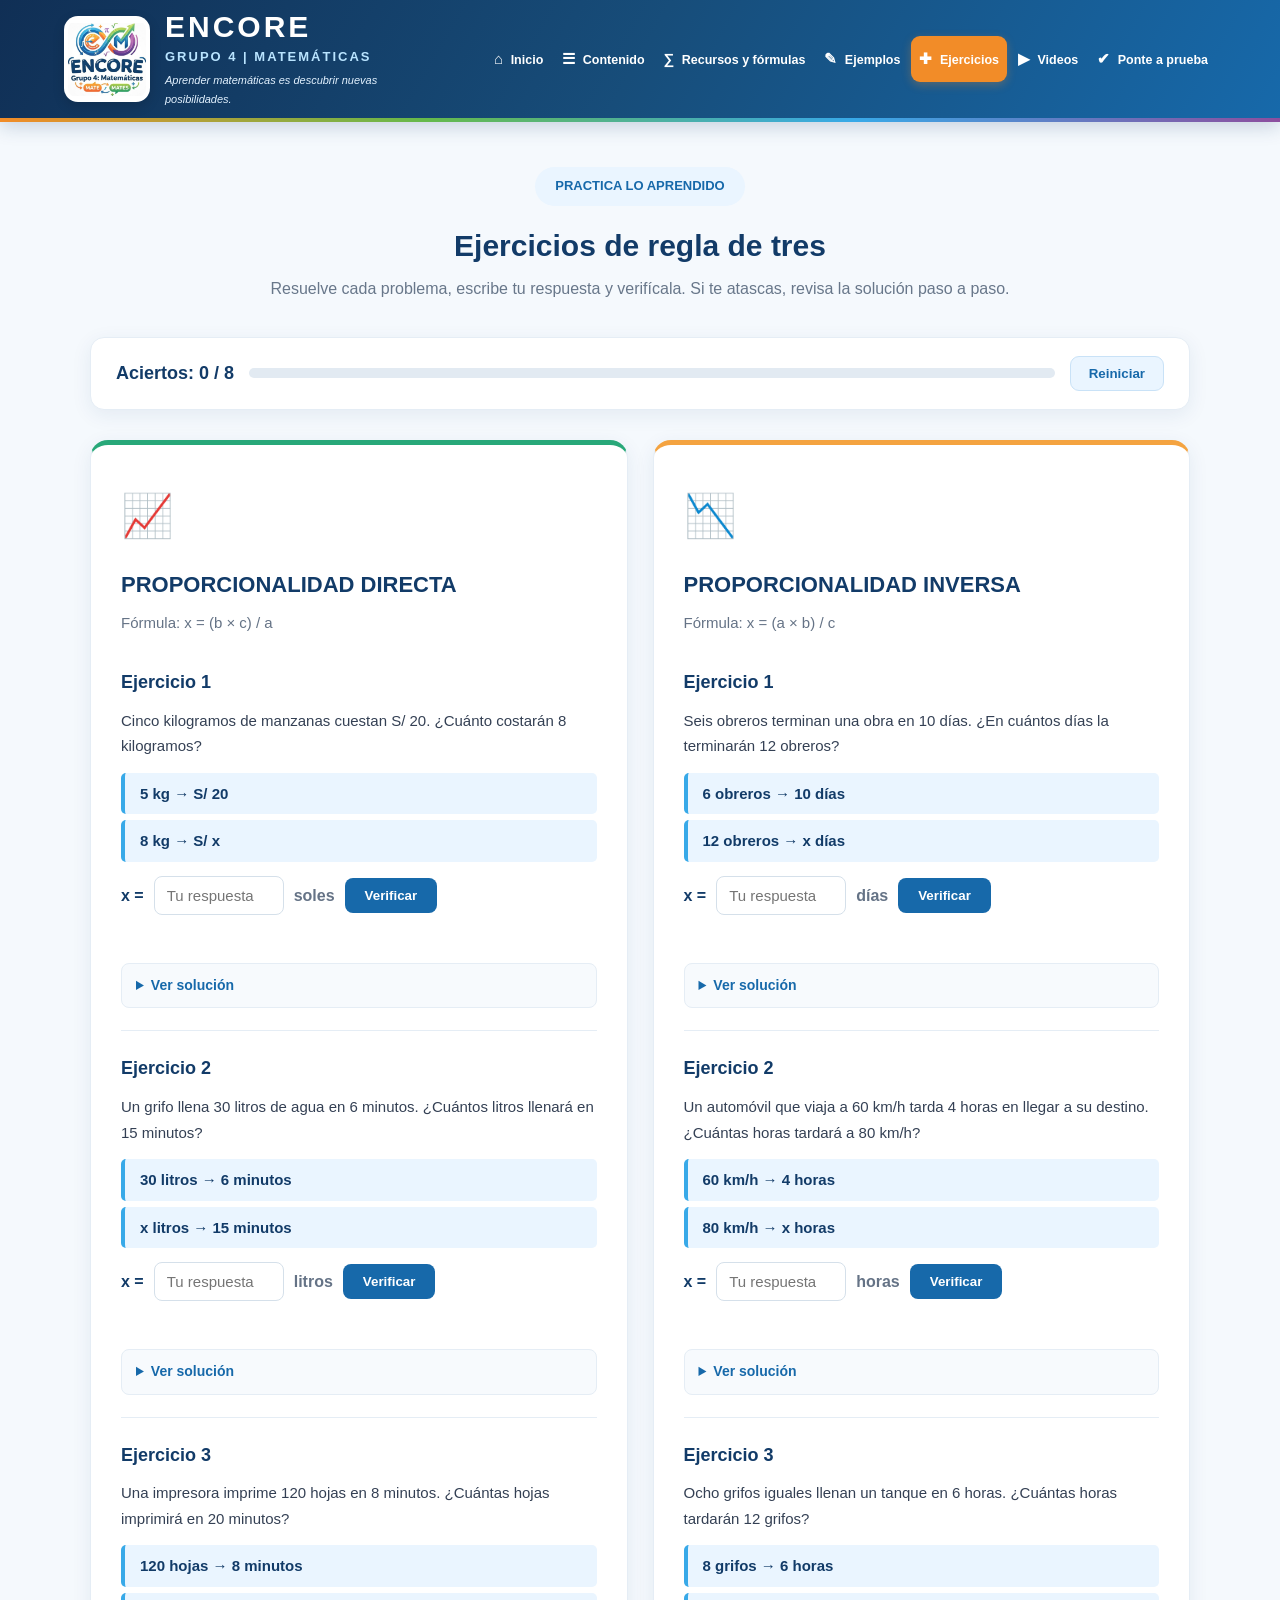
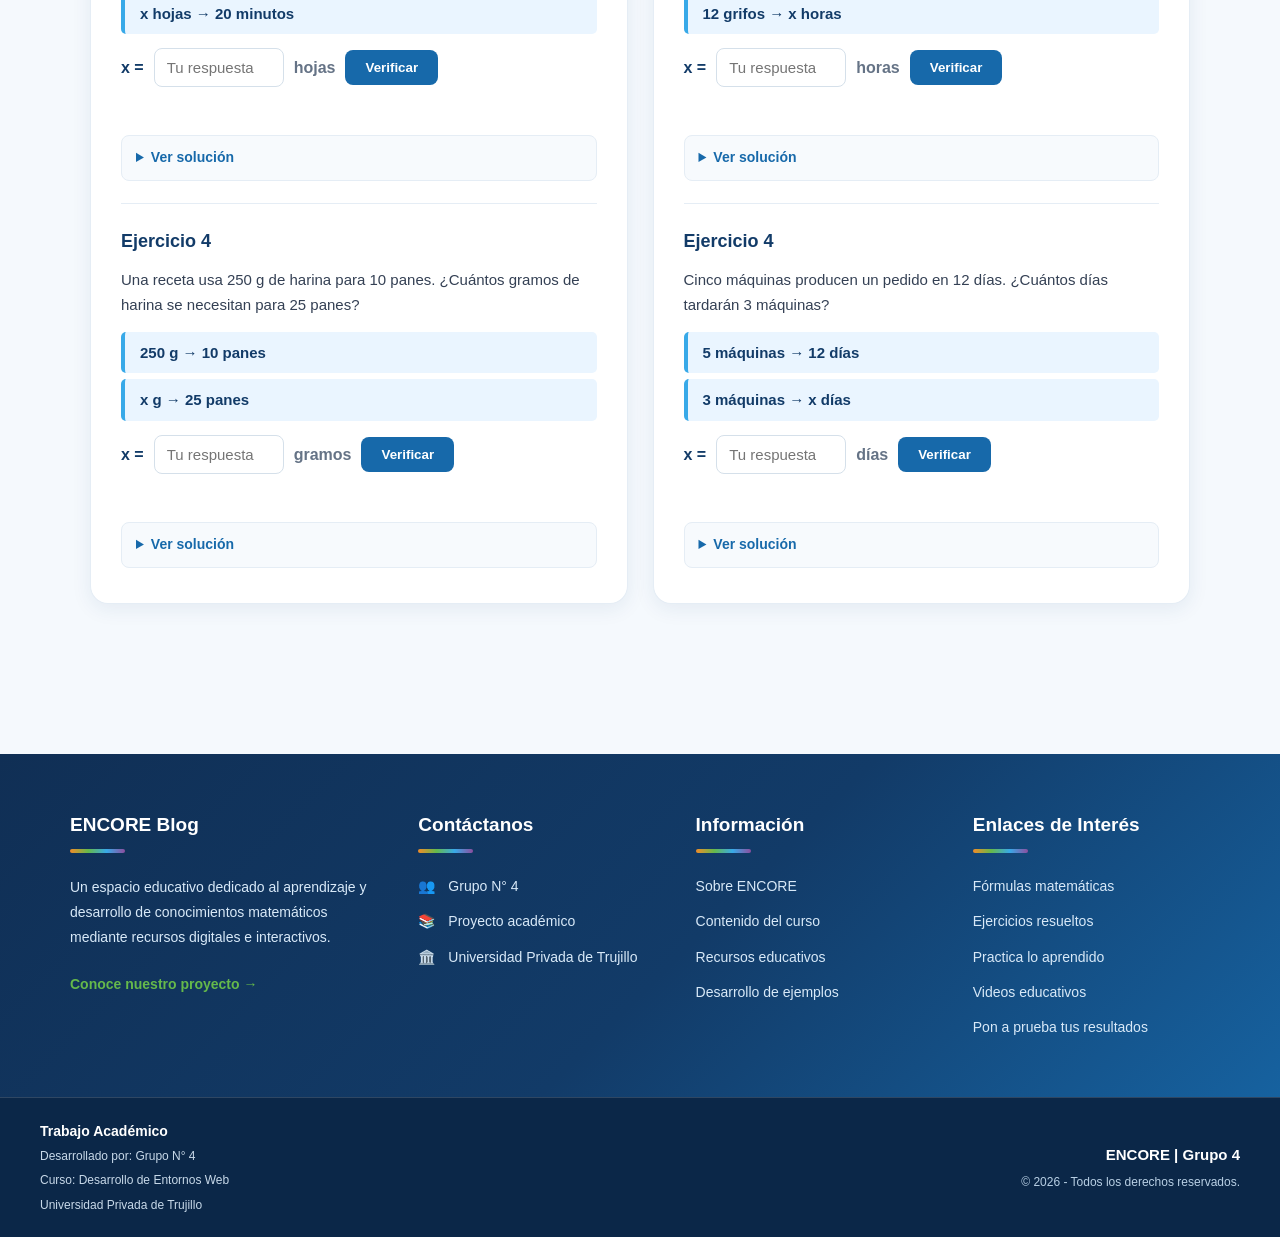
<file: ejercicios.html>
<!DOCTYPE html>
<html lang="es">
<head>
    <meta charset="UTF-8">
    <meta name="viewport" content="width=device-width, initial-scale=1.0">
    <title>Ejercicios | ENCORE - Grupo 4</title>
    <link rel="stylesheet" href="css/estilos.css">
</head>
<body>

<header class="site-header">
    <div class="header-container">
        <div class="logo-area">
            <a href="index.html" class="logo-link" aria-label="Ir al inicio">
                <img src="imagenes/logus.jpg" alt="Logotipo ENCORE Grupo 4" class="logo-img">
            </a>
            <div class="brand-text">
                <h1>ENCORE</h1>
                <span>GRUPO 4 | MATEMÁTICAS</span>
                <p>Aprender matemáticas es descubrir nuevas posibilidades.</p>
            </div>
        </div>
        <nav class="navbar" aria-label="Menú principal">
            <a href="index.html"><span>⌂</span> Inicio</a>
            <a href="contenido.html"><span>☰</span> Contenido</a>
            <a href="recursos.html"><span>∑</span> Recursos y fórmulas</a>
            <a href="ejemplos.html"><span>✎</span> Ejemplos</a>
            <a href="ejercicios.html" class="active" aria-current="page"><span>✚</span> Ejercicios</a>
            <a href="videos.html"><span>▶</span> Videos</a>
            <a href="examen.html"><span>✔</span> Ponte a prueba</a>
        </nav>
    </div>
</header>

<main class="main-content">
<section class="types-section">
    <div class="section-title">
        <span class="hero-badge">PRACTICA LO APRENDIDO</span>
        <h2>Ejercicios de regla de tres</h2>
        <p>Resuelve cada problema, escribe tu respuesta y verifícala. Si te atascas, revisa la solución paso a paso.</p>
    </div>

    <div class="progreso-box">
        <strong>Aciertos: <span id="aciertos">0</span> / <span id="total-ejercicios">8</span></strong>
        <div class="barra" aria-hidden="true"><div id="barra-progreso"></div></div>
        <button type="button" id="reiniciar" class="boton-secundario">Reiniciar</button>
    </div>

    <div class="cards-grid">
<article class="card ejemplo-card card-directa">
    <div class="card-icon">📈</div>
    <h3>PROPORCIONALIDAD DIRECTA</h3>
    <p class="card-intro">Fórmula: x = (b × c) / a</p>
<div class="ejemplo ejercicio" data-tipo="directa" data-respuesta="32">
    <h4>Ejercicio 1</h4>
    <p class="enunciado">Cinco kilogramos de manzanas cuestan S/ 20. ¿Cuánto costarán 8 kilogramos?</p>
    <div class="dato">5 kg → S/ 20</div><div class="dato">8 kg → S/ x</div>
    <form class="ejercicio-form" novalidate>
        <label for="dir-1">x =</label>
        <input id="dir-1" type="text" inputmode="decimal" autocomplete="off" placeholder="Tu respuesta">
        <span class="unidad">soles</span>
        <button type="submit">Verificar</button>
    </form>
    <p class="feedback" aria-live="polite"></p>
    <details><summary>Ver solución</summary><p>x = (20 × 8) / 5 = 160 / 5 = 32 soles</p></details>
</div>
<div class="ejemplo ejercicio" data-tipo="directa" data-respuesta="75">
    <h4>Ejercicio 2</h4>
    <p class="enunciado">Un grifo llena 30 litros de agua en 6 minutos. ¿Cuántos litros llenará en 15 minutos?</p>
    <div class="dato">30 litros → 6 minutos</div><div class="dato">x litros → 15 minutos</div>
    <form class="ejercicio-form" novalidate>
        <label for="dir-2">x =</label>
        <input id="dir-2" type="text" inputmode="decimal" autocomplete="off" placeholder="Tu respuesta">
        <span class="unidad">litros</span>
        <button type="submit">Verificar</button>
    </form>
    <p class="feedback" aria-live="polite"></p>
    <details><summary>Ver solución</summary><p>x = (30 × 15) / 6 = 450 / 6 = 75 litros</p></details>
</div>
<div class="ejemplo ejercicio" data-tipo="directa" data-respuesta="300">
    <h4>Ejercicio 3</h4>
    <p class="enunciado">Una impresora imprime 120 hojas en 8 minutos. ¿Cuántas hojas imprimirá en 20 minutos?</p>
    <div class="dato">120 hojas → 8 minutos</div><div class="dato">x hojas → 20 minutos</div>
    <form class="ejercicio-form" novalidate>
        <label for="dir-3">x =</label>
        <input id="dir-3" type="text" inputmode="decimal" autocomplete="off" placeholder="Tu respuesta">
        <span class="unidad">hojas</span>
        <button type="submit">Verificar</button>
    </form>
    <p class="feedback" aria-live="polite"></p>
    <details><summary>Ver solución</summary><p>x = (120 × 20) / 8 = 2400 / 8 = 300 hojas</p></details>
</div>
<div class="ejemplo ejercicio" data-tipo="directa" data-respuesta="625">
    <h4>Ejercicio 4</h4>
    <p class="enunciado">Una receta usa 250 g de harina para 10 panes. ¿Cuántos gramos de harina se necesitan para 25 panes?</p>
    <div class="dato">250 g → 10 panes</div><div class="dato">x g → 25 panes</div>
    <form class="ejercicio-form" novalidate>
        <label for="dir-4">x =</label>
        <input id="dir-4" type="text" inputmode="decimal" autocomplete="off" placeholder="Tu respuesta">
        <span class="unidad">gramos</span>
        <button type="submit">Verificar</button>
    </form>
    <p class="feedback" aria-live="polite"></p>
    <details><summary>Ver solución</summary><p>x = (250 × 25) / 10 = 6250 / 10 = 625 gramos</p></details>
</div>
</article>
<article class="card ejemplo-card card-inversa">
    <div class="card-icon">📉</div>
    <h3>PROPORCIONALIDAD INVERSA</h3>
    <p class="card-intro">Fórmula: x = (a × b) / c</p>
<div class="ejemplo ejercicio" data-tipo="inversa" data-respuesta="5">
    <h4>Ejercicio 1</h4>
    <p class="enunciado">Seis obreros terminan una obra en 10 días. ¿En cuántos días la terminarán 12 obreros?</p>
    <div class="dato">6 obreros → 10 días</div><div class="dato">12 obreros → x días</div>
    <form class="ejercicio-form" novalidate>
        <label for="inv-1">x =</label>
        <input id="inv-1" type="text" inputmode="decimal" autocomplete="off" placeholder="Tu respuesta">
        <span class="unidad">días</span>
        <button type="submit">Verificar</button>
    </form>
    <p class="feedback" aria-live="polite"></p>
    <details><summary>Ver solución</summary><p>x = (6 × 10) / 12 = 60 / 12 = 5 días</p></details>
</div>
<div class="ejemplo ejercicio" data-tipo="inversa" data-respuesta="3">
    <h4>Ejercicio 2</h4>
    <p class="enunciado">Un automóvil que viaja a 60 km/h tarda 4 horas en llegar a su destino. ¿Cuántas horas tardará a 80 km/h?</p>
    <div class="dato">60 km/h → 4 horas</div><div class="dato">80 km/h → x horas</div>
    <form class="ejercicio-form" novalidate>
        <label for="inv-2">x =</label>
        <input id="inv-2" type="text" inputmode="decimal" autocomplete="off" placeholder="Tu respuesta">
        <span class="unidad">horas</span>
        <button type="submit">Verificar</button>
    </form>
    <p class="feedback" aria-live="polite"></p>
    <details><summary>Ver solución</summary><p>x = (60 × 4) / 80 = 240 / 80 = 3 horas</p></details>
</div>
<div class="ejemplo ejercicio" data-tipo="inversa" data-respuesta="4">
    <h4>Ejercicio 3</h4>
    <p class="enunciado">Ocho grifos iguales llenan un tanque en 6 horas. ¿Cuántas horas tardarán 12 grifos?</p>
    <div class="dato">8 grifos → 6 horas</div><div class="dato">12 grifos → x horas</div>
    <form class="ejercicio-form" novalidate>
        <label for="inv-3">x =</label>
        <input id="inv-3" type="text" inputmode="decimal" autocomplete="off" placeholder="Tu respuesta">
        <span class="unidad">horas</span>
        <button type="submit">Verificar</button>
    </form>
    <p class="feedback" aria-live="polite"></p>
    <details><summary>Ver solución</summary><p>x = (8 × 6) / 12 = 48 / 12 = 4 horas</p></details>
</div>
<div class="ejemplo ejercicio" data-tipo="inversa" data-respuesta="20">
    <h4>Ejercicio 4</h4>
    <p class="enunciado">Cinco máquinas producen un pedido en 12 días. ¿Cuántos días tardarán 3 máquinas?</p>
    <div class="dato">5 máquinas → 12 días</div><div class="dato">3 máquinas → x días</div>
    <form class="ejercicio-form" novalidate>
        <label for="inv-4">x =</label>
        <input id="inv-4" type="text" inputmode="decimal" autocomplete="off" placeholder="Tu respuesta">
        <span class="unidad">días</span>
        <button type="submit">Verificar</button>
    </form>
    <p class="feedback" aria-live="polite"></p>
    <details><summary>Ver solución</summary><p>x = (5 × 12) / 3 = 60 / 3 = 20 días</p></details>
</div>
</article>
    </div>
</section>
</main>

<footer class="site-footer">
    <div class="footer-container">
        <div class="footer-column">
            <h3 class="footer-title">ENCORE Blog</h3>
            <p>Un espacio educativo dedicado al aprendizaje y desarrollo de conocimientos matemáticos mediante recursos digitales e interactivos.</p>
            <a href="index.html" class="footer-link">Conoce nuestro proyecto →</a>
        </div>
        <div class="footer-column">
            <h3 class="footer-title">Contáctanos</h3>
            <ul class="footer-list">
                <li><span class="footer-icon">👥</span>Grupo N° 4</li>
                <li><span class="footer-icon">📚</span>Proyecto académico</li>
                <li><span class="footer-icon">🏛️</span>Universidad Privada de Trujillo</li>
            </ul>
        </div>
        <div class="footer-column">
            <h3 class="footer-title">Información</h3>
            <ul class="footer-list">
                <li><a href="index.html">Sobre ENCORE</a></li>
                <li><a href="contenido.html">Contenido del curso</a></li>
                <li><a href="recursos.html">Recursos educativos</a></li>
                <li><a href="ejemplos.html">Desarrollo de ejemplos</a></li>
            </ul>
        </div>
        <div class="footer-column">
            <h3 class="footer-title">Enlaces de Interés</h3>
            <ul class="footer-list">
                <li><a href="recursos.html">Fórmulas matemáticas</a></li>
                <li><a href="ejemplos.html">Ejercicios resueltos</a></li>
                <li><a href="ejercicios.html">Practica lo aprendido</a></li>
                <li><a href="videos.html">Videos educativos</a></li>
                <li><a href="examen.html">Pon a prueba tus resultados</a></li>
            </ul>
        </div>
    </div>
    <div class="footer-bottom">
        <div class="footer-bottom-container">
            <div class="footer-academic">
                <p><strong>Trabajo Académico</strong></p>
                <p>Desarrollado por: Grupo N° 4</p>
                <p>Curso: Desarrollo de Entornos Web</p>
                <p>Universidad Privada de Trujillo</p>
            </div>
            <div class="footer-copyright">
                <p>ENCORE | Grupo 4</p>
                <p>&copy; 2026 - Todos los derechos reservados.</p>
            </div>
        </div>
    </div>
</footer>

<script src="js/script.js"></script>
</body>
</html>
</file>
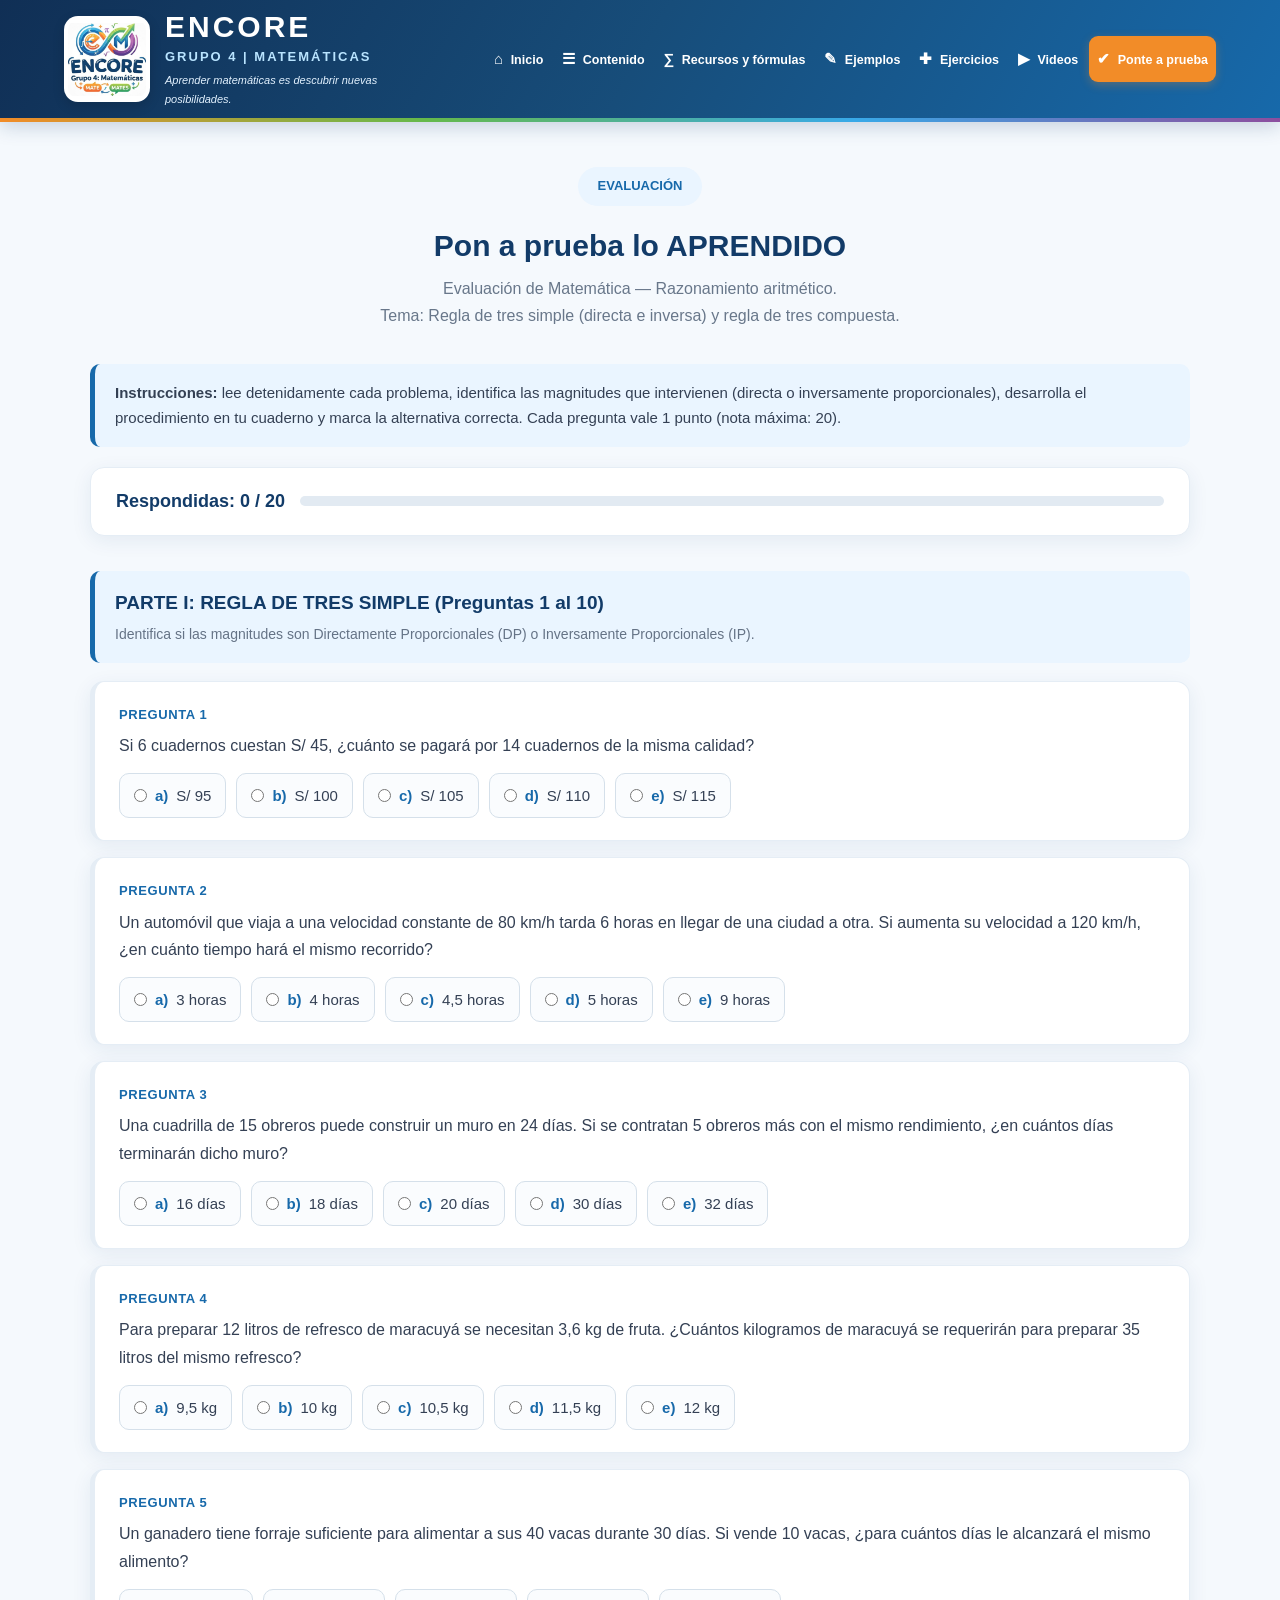
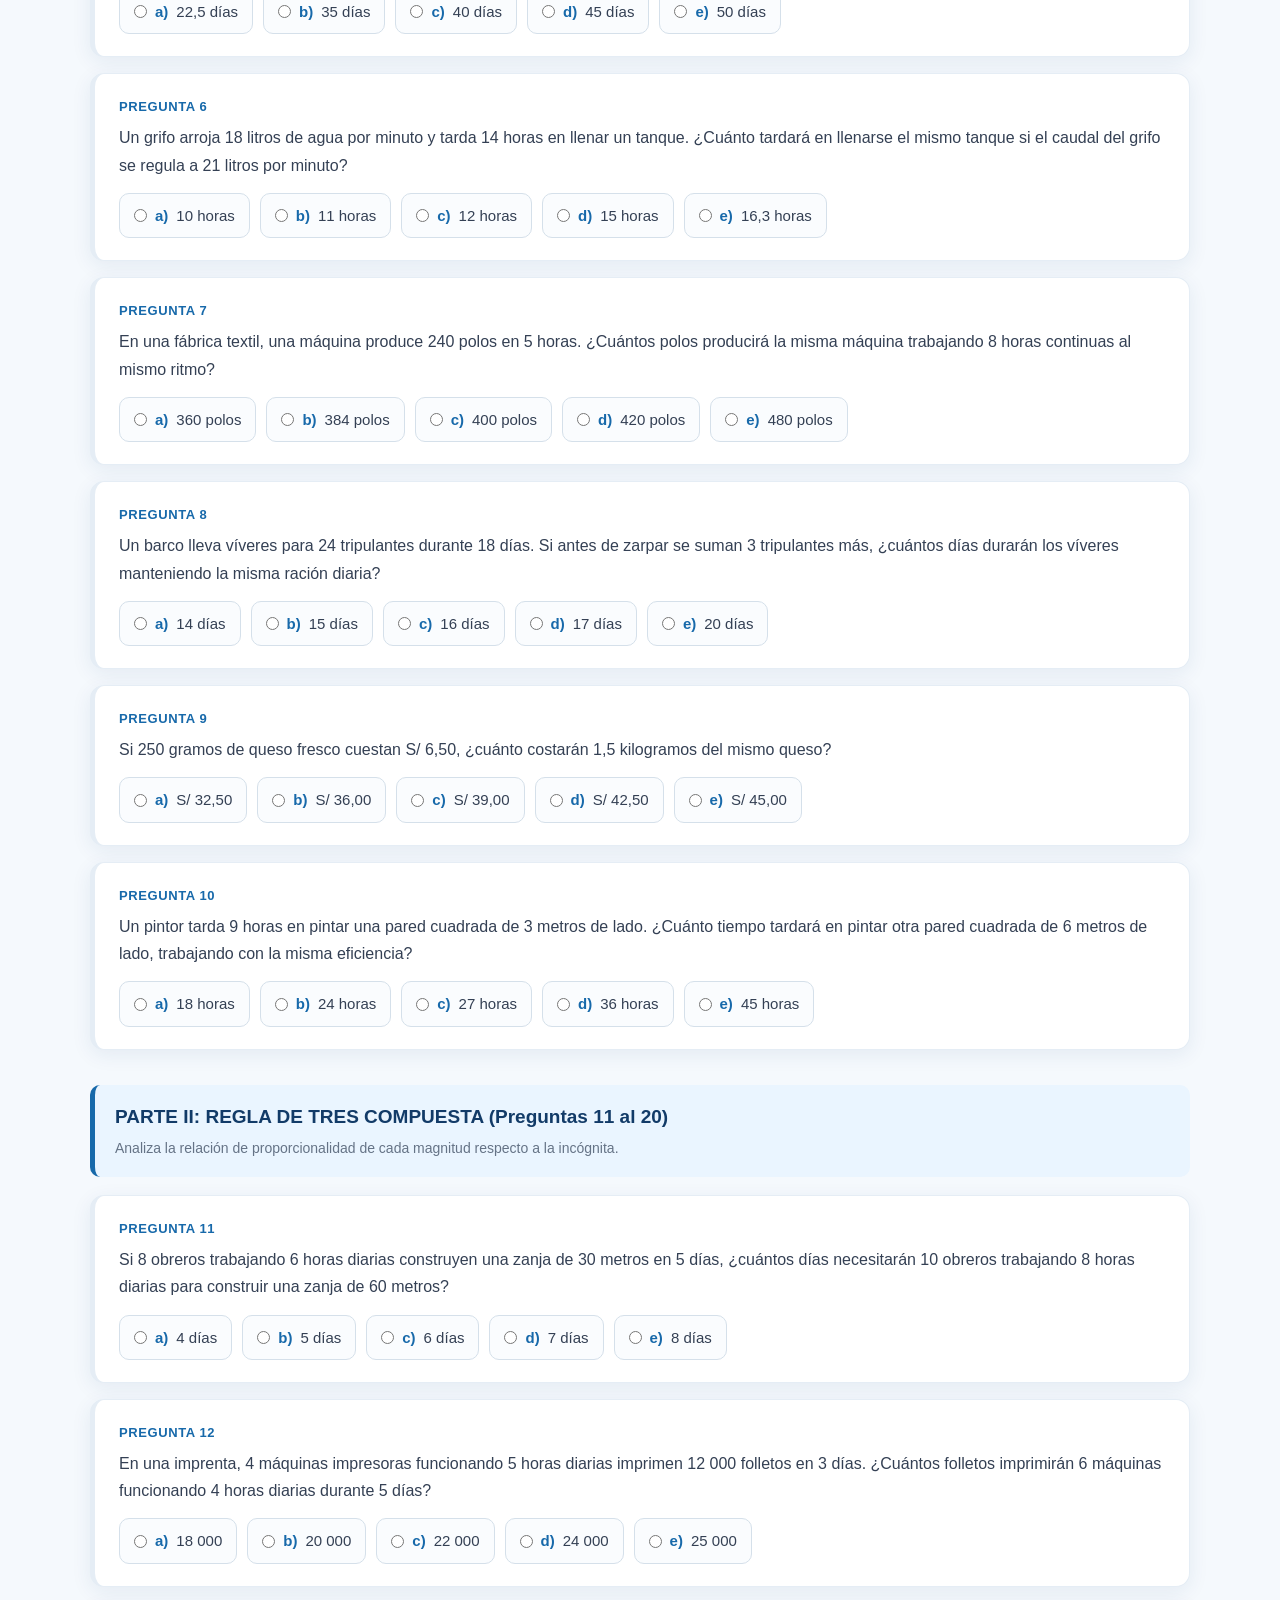
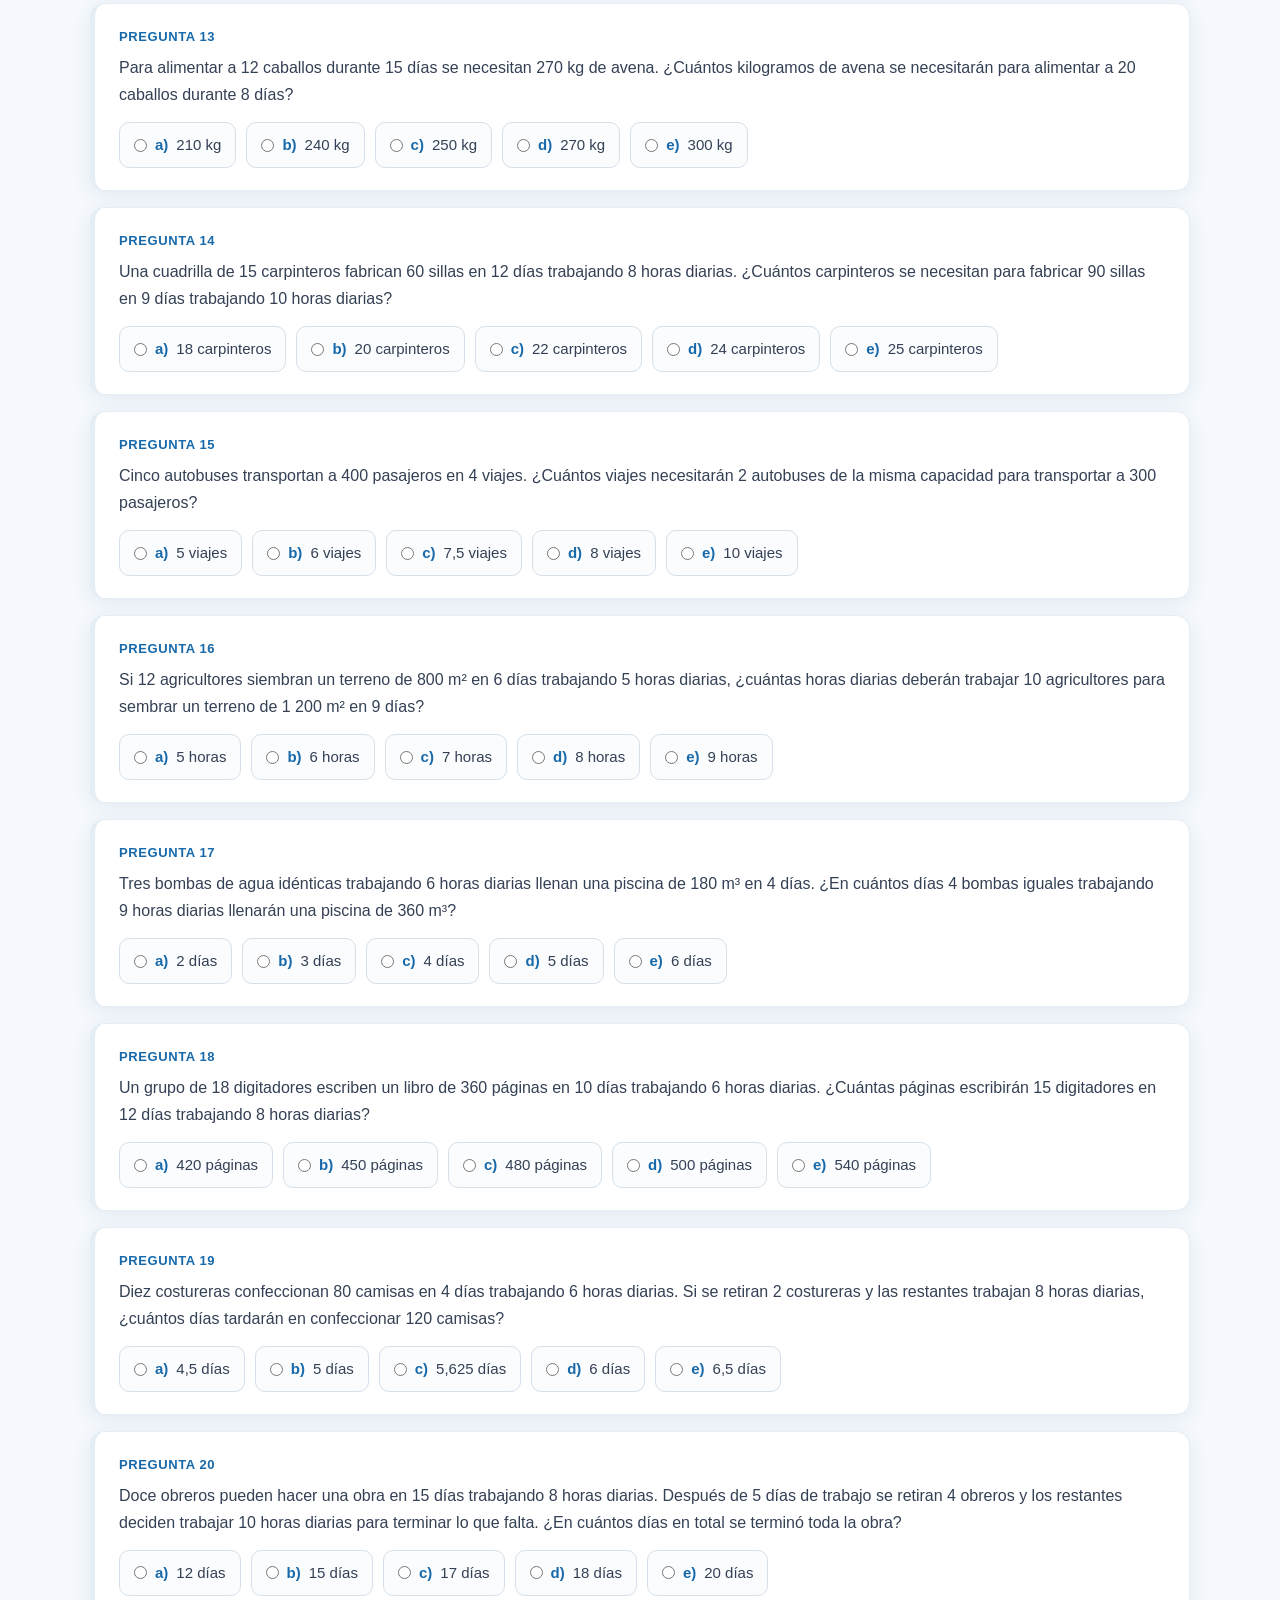
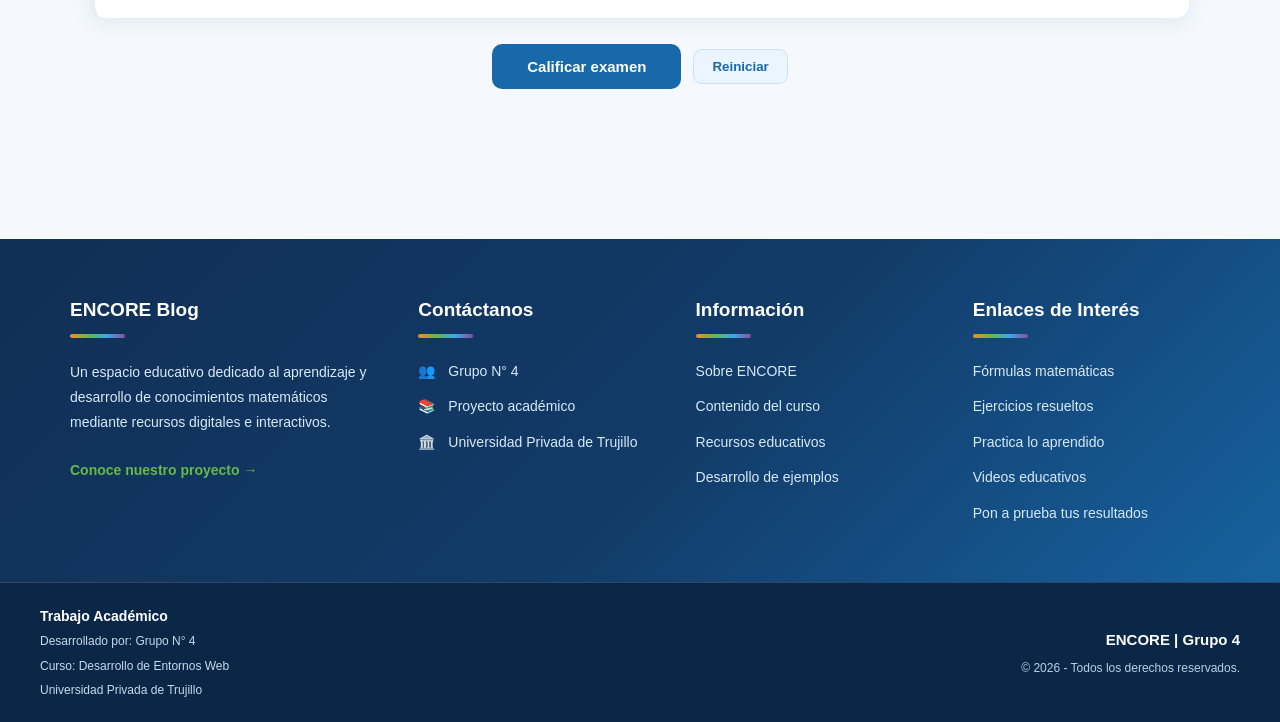
<file: examen.html>
<!DOCTYPE html>
<html lang="es">
<head>
    <meta charset="UTF-8">
    <meta name="viewport" content="width=device-width, initial-scale=1.0">
    <title>Pon a prueba lo APRENDIDO | ENCORE - Grupo 4</title>
    <link rel="stylesheet" href="css/estilos.css">
</head>
<body>

<header class="site-header">
    <div class="header-container">
        <div class="logo-area">
            <a href="index.html" class="logo-link" aria-label="Ir al inicio">
                <img src="imagenes/logus.jpg" alt="Logotipo ENCORE Grupo 4" class="logo-img">
            </a>
            <div class="brand-text">
                <h1>ENCORE</h1>
                <span>GRUPO 4 | MATEMÁTICAS</span>
                <p>Aprender matemáticas es descubrir nuevas posibilidades.</p>
            </div>
        </div>
        <nav class="navbar" aria-label="Menú principal">
            <a href="index.html"><span>⌂</span> Inicio</a>
            <a href="contenido.html"><span>☰</span> Contenido</a>
            <a href="recursos.html"><span>∑</span> Recursos y fórmulas</a>
            <a href="ejemplos.html"><span>✎</span> Ejemplos</a>
            <a href="ejercicios.html"><span>✚</span> Ejercicios</a>
            <a href="videos.html"><span>▶</span> Videos</a>
            <a href="examen.html" class="active" aria-current="page"><span>✔</span> Ponte a prueba</a>
        </nav>
    </div>
</header>

<main class="main-content">
<section class="types-section">
    <div class="section-title">
        <span class="hero-badge">EVALUACIÓN</span>
        <h2>Pon a prueba lo APRENDIDO</h2>
        <p>Evaluación de Matemática &mdash; Razonamiento aritmético.<br>
           Tema: Regla de tres simple (directa e inversa) y regla de tres compuesta.</p>
    </div>

    <div class="examen-info">
        <strong>Instrucciones:</strong> lee detenidamente cada problema, identifica las magnitudes que intervienen
        (directa o inversamente proporcionales), desarrolla el procedimiento en tu cuaderno y marca la alternativa
        correcta. Cada pregunta vale 1 punto (nota máxima: 20).
    </div>

    <div class="progreso-box">
        <strong>Respondidas: <span id="respondidas">0</span> / <span id="total-preguntas">20</span></strong>
        <div class="barra" aria-hidden="true"><div id="barra-examen"></div></div>
    </div>

    <form id="examen" class="examen" novalidate>
<div class="parte"><h3>PARTE I: REGLA DE TRES SIMPLE (Preguntas 1 al 10)</h3><p>Identifica si las magnitudes son Directamente Proporcionales (DP) o Inversamente Proporcionales (IP).</p></div>
<article class="pregunta" id="p1" data-correcta="c">
    <h4>Pregunta 1</h4>
    <p class="enunciado">Si 6 cuadernos cuestan S/ 45, ¿cuánto se pagará por 14 cuadernos de la misma calidad?</p>
    <div class="opciones">
            <label><input type="radio" name="q1" value="a"><span class="letra">a)</span> S/ 95</label>
            <label><input type="radio" name="q1" value="b"><span class="letra">b)</span> S/ 100</label>
            <label><input type="radio" name="q1" value="c"><span class="letra">c)</span> S/ 105</label>
            <label><input type="radio" name="q1" value="d"><span class="letra">d)</span> S/ 110</label>
            <label><input type="radio" name="q1" value="e"><span class="letra">e)</span> S/ 115</label>
    </div>
    <div class="solucion">
        <p class="resp-correcta"><strong>Respuesta correcta:</strong> c) S/ 105</p>
        <p class="nota">Las magnitudes son directamente proporcionales (DP).</p>
        <p class="calculo">x = (45 × 14) / 6 = 630 / 6 = 105</p>
    </div>
</article>
<article class="pregunta" id="p2" data-correcta="b">
    <h4>Pregunta 2</h4>
    <p class="enunciado">Un automóvil que viaja a una velocidad constante de 80 km/h tarda 6 horas en llegar de una ciudad a otra. Si aumenta su velocidad a 120 km/h, ¿en cuánto tiempo hará el mismo recorrido?</p>
    <div class="opciones">
            <label><input type="radio" name="q2" value="a"><span class="letra">a)</span> 3 horas</label>
            <label><input type="radio" name="q2" value="b"><span class="letra">b)</span> 4 horas</label>
            <label><input type="radio" name="q2" value="c"><span class="letra">c)</span> 4,5 horas</label>
            <label><input type="radio" name="q2" value="d"><span class="letra">d)</span> 5 horas</label>
            <label><input type="radio" name="q2" value="e"><span class="letra">e)</span> 9 horas</label>
    </div>
    <div class="solucion">
        <p class="resp-correcta"><strong>Respuesta correcta:</strong> b) 4 horas</p>
        <p class="nota">Las magnitudes son inversamente proporcionales (IP). A más velocidad, menos tiempo.</p>
        <p class="calculo">x = (80 × 6) / 120 = 480 / 120 = 4</p>
    </div>
</article>
<article class="pregunta" id="p3" data-correcta="b">
    <h4>Pregunta 3</h4>
    <p class="enunciado">Una cuadrilla de 15 obreros puede construir un muro en 24 días. Si se contratan 5 obreros más con el mismo rendimiento, ¿en cuántos días terminarán dicho muro?</p>
    <div class="opciones">
            <label><input type="radio" name="q3" value="a"><span class="letra">a)</span> 16 días</label>
            <label><input type="radio" name="q3" value="b"><span class="letra">b)</span> 18 días</label>
            <label><input type="radio" name="q3" value="c"><span class="letra">c)</span> 20 días</label>
            <label><input type="radio" name="q3" value="d"><span class="letra">d)</span> 30 días</label>
            <label><input type="radio" name="q3" value="e"><span class="letra">e)</span> 32 días</label>
    </div>
    <div class="solucion">
        <p class="resp-correcta"><strong>Respuesta correcta:</strong> b) 18 días</p>
        <p class="nota">Las magnitudes son inversamente proporcionales (IP). Ahora son 15 + 5 = 20 obreros.</p>
        <p class="calculo">x = (15 × 24) / 20 = 360 / 20 = 18</p>
    </div>
</article>
<article class="pregunta" id="p4" data-correcta="c">
    <h4>Pregunta 4</h4>
    <p class="enunciado">Para preparar 12 litros de refresco de maracuyá se necesitan 3,6 kg de fruta. ¿Cuántos kilogramos de maracuyá se requerirán para preparar 35 litros del mismo refresco?</p>
    <div class="opciones">
            <label><input type="radio" name="q4" value="a"><span class="letra">a)</span> 9,5 kg</label>
            <label><input type="radio" name="q4" value="b"><span class="letra">b)</span> 10 kg</label>
            <label><input type="radio" name="q4" value="c"><span class="letra">c)</span> 10,5 kg</label>
            <label><input type="radio" name="q4" value="d"><span class="letra">d)</span> 11,5 kg</label>
            <label><input type="radio" name="q4" value="e"><span class="letra">e)</span> 12 kg</label>
    </div>
    <div class="solucion">
        <p class="resp-correcta"><strong>Respuesta correcta:</strong> c) 10,5 kg</p>
        <p class="nota">Las magnitudes son directamente proporcionales (DP).</p>
        <p class="calculo">x = (3,6 × 35) / 12 = 126 / 12 = 10,5</p>
    </div>
</article>
<article class="pregunta" id="p5" data-correcta="c">
    <h4>Pregunta 5</h4>
    <p class="enunciado">Un ganadero tiene forraje suficiente para alimentar a sus 40 vacas durante 30 días. Si vende 10 vacas, ¿para cuántos días le alcanzará el mismo alimento?</p>
    <div class="opciones">
            <label><input type="radio" name="q5" value="a"><span class="letra">a)</span> 22,5 días</label>
            <label><input type="radio" name="q5" value="b"><span class="letra">b)</span> 35 días</label>
            <label><input type="radio" name="q5" value="c"><span class="letra">c)</span> 40 días</label>
            <label><input type="radio" name="q5" value="d"><span class="letra">d)</span> 45 días</label>
            <label><input type="radio" name="q5" value="e"><span class="letra">e)</span> 50 días</label>
    </div>
    <div class="solucion">
        <p class="resp-correcta"><strong>Respuesta correcta:</strong> c) 40 días</p>
        <p class="nota">Las magnitudes son inversamente proporcionales (IP). Quedan 40 − 10 = 30 vacas.</p>
        <p class="calculo">x = (40 × 30) / 30 = 1200 / 30 = 40</p>
    </div>
</article>
<article class="pregunta" id="p6" data-correcta="c">
    <h4>Pregunta 6</h4>
    <p class="enunciado">Un grifo arroja 18 litros de agua por minuto y tarda 14 horas en llenar un tanque. ¿Cuánto tardará en llenarse el mismo tanque si el caudal del grifo se regula a 21 litros por minuto?</p>
    <div class="opciones">
            <label><input type="radio" name="q6" value="a"><span class="letra">a)</span> 10 horas</label>
            <label><input type="radio" name="q6" value="b"><span class="letra">b)</span> 11 horas</label>
            <label><input type="radio" name="q6" value="c"><span class="letra">c)</span> 12 horas</label>
            <label><input type="radio" name="q6" value="d"><span class="letra">d)</span> 15 horas</label>
            <label><input type="radio" name="q6" value="e"><span class="letra">e)</span> 16,3 horas</label>
    </div>
    <div class="solucion">
        <p class="resp-correcta"><strong>Respuesta correcta:</strong> c) 12 horas</p>
        <p class="nota">Las magnitudes son inversamente proporcionales (IP). A mayor caudal, menos tiempo.</p>
        <p class="calculo">x = (18 × 14) / 21 = 252 / 21 = 12</p>
    </div>
</article>
<article class="pregunta" id="p7" data-correcta="b">
    <h4>Pregunta 7</h4>
    <p class="enunciado">En una fábrica textil, una máquina produce 240 polos en 5 horas. ¿Cuántos polos producirá la misma máquina trabajando 8 horas continuas al mismo ritmo?</p>
    <div class="opciones">
            <label><input type="radio" name="q7" value="a"><span class="letra">a)</span> 360 polos</label>
            <label><input type="radio" name="q7" value="b"><span class="letra">b)</span> 384 polos</label>
            <label><input type="radio" name="q7" value="c"><span class="letra">c)</span> 400 polos</label>
            <label><input type="radio" name="q7" value="d"><span class="letra">d)</span> 420 polos</label>
            <label><input type="radio" name="q7" value="e"><span class="letra">e)</span> 480 polos</label>
    </div>
    <div class="solucion">
        <p class="resp-correcta"><strong>Respuesta correcta:</strong> b) 384 polos</p>
        <p class="nota">Las magnitudes son directamente proporcionales (DP).</p>
        <p class="calculo">x = (240 × 8) / 5 = 1920 / 5 = 384</p>
    </div>
</article>
<article class="pregunta" id="p8" data-correcta="c">
    <h4>Pregunta 8</h4>
    <p class="enunciado">Un barco lleva víveres para 24 tripulantes durante 18 días. Si antes de zarpar se suman 3 tripulantes más, ¿cuántos días durarán los víveres manteniendo la misma ración diaria?</p>
    <div class="opciones">
            <label><input type="radio" name="q8" value="a"><span class="letra">a)</span> 14 días</label>
            <label><input type="radio" name="q8" value="b"><span class="letra">b)</span> 15 días</label>
            <label><input type="radio" name="q8" value="c"><span class="letra">c)</span> 16 días</label>
            <label><input type="radio" name="q8" value="d"><span class="letra">d)</span> 17 días</label>
            <label><input type="radio" name="q8" value="e"><span class="letra">e)</span> 20 días</label>
    </div>
    <div class="solucion">
        <p class="resp-correcta"><strong>Respuesta correcta:</strong> c) 16 días</p>
        <p class="nota">Las magnitudes son inversamente proporcionales (IP). Ahora son 24 + 3 = 27 tripulantes.</p>
        <p class="calculo">x = (24 × 18) / 27 = 432 / 27 = 16</p>
    </div>
</article>
<article class="pregunta" id="p9" data-correcta="c">
    <h4>Pregunta 9</h4>
    <p class="enunciado">Si 250 gramos de queso fresco cuestan S/ 6,50, ¿cuánto costarán 1,5 kilogramos del mismo queso?</p>
    <div class="opciones">
            <label><input type="radio" name="q9" value="a"><span class="letra">a)</span> S/ 32,50</label>
            <label><input type="radio" name="q9" value="b"><span class="letra">b)</span> S/ 36,00</label>
            <label><input type="radio" name="q9" value="c"><span class="letra">c)</span> S/ 39,00</label>
            <label><input type="radio" name="q9" value="d"><span class="letra">d)</span> S/ 42,50</label>
            <label><input type="radio" name="q9" value="e"><span class="letra">e)</span> S/ 45,00</label>
    </div>
    <div class="solucion">
        <p class="resp-correcta"><strong>Respuesta correcta:</strong> c) S/ 39,00</p>
        <p class="nota">Las magnitudes son directamente proporcionales (DP). Se convierte 1,5 kg = 1 500 g.</p>
        <p class="calculo">x = (6,5 × 1500) / 250 = 9750 / 250 = 39</p>
    </div>
</article>
<article class="pregunta" id="p10" data-correcta="d">
    <h4>Pregunta 10</h4>
    <p class="enunciado">Un pintor tarda 9 horas en pintar una pared cuadrada de 3 metros de lado. ¿Cuánto tiempo tardará en pintar otra pared cuadrada de 6 metros de lado, trabajando con la misma eficiencia?</p>
    <div class="opciones">
            <label><input type="radio" name="q10" value="a"><span class="letra">a)</span> 18 horas</label>
            <label><input type="radio" name="q10" value="b"><span class="letra">b)</span> 24 horas</label>
            <label><input type="radio" name="q10" value="c"><span class="letra">c)</span> 27 horas</label>
            <label><input type="radio" name="q10" value="d"><span class="letra">d)</span> 36 horas</label>
            <label><input type="radio" name="q10" value="e"><span class="letra">e)</span> 45 horas</label>
    </div>
    <div class="solucion">
        <p class="resp-correcta"><strong>Respuesta correcta:</strong> d) 36 horas</p>
        <p class="nota">El tiempo es proporcional al área de la pared (lado × lado), no al lado.</p>
        <p class="calculo">x = (9 × 6 × 6) / (3 × 3) = 324 / 9 = 36</p>
    </div>
</article>
<div class="parte"><h3>PARTE II: REGLA DE TRES COMPUESTA (Preguntas 11 al 20)</h3><p>Analiza la relación de proporcionalidad de cada magnitud respecto a la incógnita.</p></div>
<article class="pregunta" id="p11" data-correcta="c">
    <h4>Pregunta 11</h4>
    <p class="enunciado">Si 8 obreros trabajando 6 horas diarias construyen una zanja de 30 metros en 5 días, ¿cuántos días necesitarán 10 obreros trabajando 8 horas diarias para construir una zanja de 60 metros?</p>
    <div class="opciones">
            <label><input type="radio" name="q11" value="a"><span class="letra">a)</span> 4 días</label>
            <label><input type="radio" name="q11" value="b"><span class="letra">b)</span> 5 días</label>
            <label><input type="radio" name="q11" value="c"><span class="letra">c)</span> 6 días</label>
            <label><input type="radio" name="q11" value="d"><span class="letra">d)</span> 7 días</label>
            <label><input type="radio" name="q11" value="e"><span class="letra">e)</span> 8 días</label>
    </div>
    <div class="solucion">
        <p class="resp-correcta"><strong>Respuesta correcta:</strong> c) 6 días</p>
        <p class="nota">Los días son DP a los metros de zanja e IP al número de obreros y a las horas diarias.</p>
        <p class="calculo">x = (5 × 60 × 8 × 6) / (30 × 10 × 8) = 14400 / 2400 = 6</p>
    </div>
</article>
<article class="pregunta" id="p12" data-correcta="d">
    <h4>Pregunta 12</h4>
    <p class="enunciado">En una imprenta, 4 máquinas impresoras funcionando 5 horas diarias imprimen 12 000 folletos en 3 días. ¿Cuántos folletos imprimirán 6 máquinas funcionando 4 horas diarias durante 5 días?</p>
    <div class="opciones">
            <label><input type="radio" name="q12" value="a"><span class="letra">a)</span> 18 000</label>
            <label><input type="radio" name="q12" value="b"><span class="letra">b)</span> 20 000</label>
            <label><input type="radio" name="q12" value="c"><span class="letra">c)</span> 22 000</label>
            <label><input type="radio" name="q12" value="d"><span class="letra">d)</span> 24 000</label>
            <label><input type="radio" name="q12" value="e"><span class="letra">e)</span> 25 000</label>
    </div>
    <div class="solucion">
        <p class="resp-correcta"><strong>Respuesta correcta:</strong> d) 24 000</p>
        <p class="nota">Los folletos son DP al número de máquinas, a las horas diarias y a los días.</p>
        <p class="calculo">x = (12000 × 6 × 4 × 5) / (4 × 5 × 3) = 1440000 / 60 = 24000</p>
    </div>
</article>
<article class="pregunta" id="p13" data-correcta="b">
    <h4>Pregunta 13</h4>
    <p class="enunciado">Para alimentar a 12 caballos durante 15 días se necesitan 270 kg de avena. ¿Cuántos kilogramos de avena se necesitarán para alimentar a 20 caballos durante 8 días?</p>
    <div class="opciones">
            <label><input type="radio" name="q13" value="a"><span class="letra">a)</span> 210 kg</label>
            <label><input type="radio" name="q13" value="b"><span class="letra">b)</span> 240 kg</label>
            <label><input type="radio" name="q13" value="c"><span class="letra">c)</span> 250 kg</label>
            <label><input type="radio" name="q13" value="d"><span class="letra">d)</span> 270 kg</label>
            <label><input type="radio" name="q13" value="e"><span class="letra">e)</span> 300 kg</label>
    </div>
    <div class="solucion">
        <p class="resp-correcta"><strong>Respuesta correcta:</strong> b) 240 kg</p>
        <p class="nota">La avena es DP al número de caballos y a los días.</p>
        <p class="calculo">x = (270 × 20 × 8) / (12 × 15) = 43200 / 180 = 240</p>
    </div>
</article>
<article class="pregunta" id="p14" data-correcta="d">
    <h4>Pregunta 14</h4>
    <p class="enunciado">Una cuadrilla de 15 carpinteros fabrican 60 sillas en 12 días trabajando 8 horas diarias. ¿Cuántos carpinteros se necesitan para fabricar 90 sillas en 9 días trabajando 10 horas diarias?</p>
    <div class="opciones">
            <label><input type="radio" name="q14" value="a"><span class="letra">a)</span> 18 carpinteros</label>
            <label><input type="radio" name="q14" value="b"><span class="letra">b)</span> 20 carpinteros</label>
            <label><input type="radio" name="q14" value="c"><span class="letra">c)</span> 22 carpinteros</label>
            <label><input type="radio" name="q14" value="d"><span class="letra">d)</span> 24 carpinteros</label>
            <label><input type="radio" name="q14" value="e"><span class="letra">e)</span> 25 carpinteros</label>
    </div>
    <div class="solucion">
        <p class="resp-correcta"><strong>Respuesta correcta:</strong> d) 24 carpinteros</p>
        <p class="nota">Los carpinteros son DP a la cantidad de sillas e IP a los días y a las horas diarias.</p>
        <p class="calculo">x = (15 × 90 × 12 × 8) / (60 × 9 × 10) = 129600 / 5400 = 24</p>
    </div>
</article>
<article class="pregunta" id="p15" data-correcta="c">
    <h4>Pregunta 15</h4>
    <p class="enunciado">Cinco autobuses transportan a 400 pasajeros en 4 viajes. ¿Cuántos viajes necesitarán 2 autobuses de la misma capacidad para transportar a 300 pasajeros?</p>
    <div class="opciones">
            <label><input type="radio" name="q15" value="a"><span class="letra">a)</span> 5 viajes</label>
            <label><input type="radio" name="q15" value="b"><span class="letra">b)</span> 6 viajes</label>
            <label><input type="radio" name="q15" value="c"><span class="letra">c)</span> 7,5 viajes</label>
            <label><input type="radio" name="q15" value="d"><span class="letra">d)</span> 8 viajes</label>
            <label><input type="radio" name="q15" value="e"><span class="letra">e)</span> 10 viajes</label>
    </div>
    <div class="solucion">
        <p class="resp-correcta"><strong>Respuesta correcta:</strong> c) 7,5 viajes</p>
        <p class="nota">Los viajes son DP a los pasajeros e IP al número de autobuses.</p>
        <p class="calculo">x = (4 × 300 × 5) / (400 × 2) = 6000 / 800 = 7,5</p>
    </div>
</article>
<article class="pregunta" id="p16" data-correcta="b">
    <h4>Pregunta 16</h4>
    <p class="enunciado">Si 12 agricultores siembran un terreno de 800 m² en 6 días trabajando 5 horas diarias, ¿cuántas horas diarias deberán trabajar 10 agricultores para sembrar un terreno de 1 200 m² en 9 días?</p>
    <div class="opciones">
            <label><input type="radio" name="q16" value="a"><span class="letra">a)</span> 5 horas</label>
            <label><input type="radio" name="q16" value="b"><span class="letra">b)</span> 6 horas</label>
            <label><input type="radio" name="q16" value="c"><span class="letra">c)</span> 7 horas</label>
            <label><input type="radio" name="q16" value="d"><span class="letra">d)</span> 8 horas</label>
            <label><input type="radio" name="q16" value="e"><span class="letra">e)</span> 9 horas</label>
    </div>
    <div class="solucion">
        <p class="resp-correcta"><strong>Respuesta correcta:</strong> b) 6 horas</p>
        <p class="nota">Las horas diarias son DP al área e IP al número de agricultores y a los días.</p>
        <p class="calculo">x = (5 × 1200 × 12 × 6) / (800 × 10 × 9) = 432000 / 72000 = 6</p>
    </div>
</article>
<article class="pregunta" id="p17" data-correcta="c">
    <h4>Pregunta 17</h4>
    <p class="enunciado">Tres bombas de agua idénticas trabajando 6 horas diarias llenan una piscina de 180 m³ en 4 días. ¿En cuántos días 4 bombas iguales trabajando 9 horas diarias llenarán una piscina de 360 m³?</p>
    <div class="opciones">
            <label><input type="radio" name="q17" value="a"><span class="letra">a)</span> 2 días</label>
            <label><input type="radio" name="q17" value="b"><span class="letra">b)</span> 3 días</label>
            <label><input type="radio" name="q17" value="c"><span class="letra">c)</span> 4 días</label>
            <label><input type="radio" name="q17" value="d"><span class="letra">d)</span> 5 días</label>
            <label><input type="radio" name="q17" value="e"><span class="letra">e)</span> 6 días</label>
    </div>
    <div class="solucion">
        <p class="resp-correcta"><strong>Respuesta correcta:</strong> c) 4 días</p>
        <p class="nota">Los días son DP al volumen e IP al número de bombas y a las horas diarias.</p>
        <p class="calculo">x = (4 × 360 × 3 × 6) / (180 × 4 × 9) = 25920 / 6480 = 4</p>
    </div>
</article>
<article class="pregunta" id="p18" data-correcta="c">
    <h4>Pregunta 18</h4>
    <p class="enunciado">Un grupo de 18 digitadores escriben un libro de 360 páginas en 10 días trabajando 6 horas diarias. ¿Cuántas páginas escribirán 15 digitadores en 12 días trabajando 8 horas diarias?</p>
    <div class="opciones">
            <label><input type="radio" name="q18" value="a"><span class="letra">a)</span> 420 páginas</label>
            <label><input type="radio" name="q18" value="b"><span class="letra">b)</span> 450 páginas</label>
            <label><input type="radio" name="q18" value="c"><span class="letra">c)</span> 480 páginas</label>
            <label><input type="radio" name="q18" value="d"><span class="letra">d)</span> 500 páginas</label>
            <label><input type="radio" name="q18" value="e"><span class="letra">e)</span> 540 páginas</label>
    </div>
    <div class="solucion">
        <p class="resp-correcta"><strong>Respuesta correcta:</strong> c) 480 páginas</p>
        <p class="nota">Las páginas son DP al número de digitadores, a los días y a las horas diarias.</p>
        <p class="calculo">x = (360 × 15 × 12 × 8) / (18 × 10 × 6) = 518400 / 1080 = 480</p>
    </div>
</article>
<article class="pregunta" id="p19" data-correcta="c">
    <h4>Pregunta 19</h4>
    <p class="enunciado">Diez costureras confeccionan 80 camisas en 4 días trabajando 6 horas diarias. Si se retiran 2 costureras y las restantes trabajan 8 horas diarias, ¿cuántos días tardarán en confeccionar 120 camisas?</p>
    <div class="opciones">
            <label><input type="radio" name="q19" value="a"><span class="letra">a)</span> 4,5 días</label>
            <label><input type="radio" name="q19" value="b"><span class="letra">b)</span> 5 días</label>
            <label><input type="radio" name="q19" value="c"><span class="letra">c)</span> 5,625 días</label>
            <label><input type="radio" name="q19" value="d"><span class="letra">d)</span> 6 días</label>
            <label><input type="radio" name="q19" value="e"><span class="letra">e)</span> 6,5 días</label>
    </div>
    <div class="solucion">
        <p class="resp-correcta"><strong>Respuesta correcta:</strong> c) 5,625 días</p>
        <p class="nota">Quedan 10 − 2 = 8 costureras. Los días son DP a las camisas e IP al número de costureras y a las horas diarias.</p>
        <p class="calculo">x = (4 × 120 × 10 × 6) / (80 × 8 × 8) = 28800 / 5120 = 5,625</p>
    </div>
</article>
<article class="pregunta" id="p20" data-correcta="c">
    <h4>Pregunta 20</h4>
    <p class="enunciado">Doce obreros pueden hacer una obra en 15 días trabajando 8 horas diarias. Después de 5 días de trabajo se retiran 4 obreros y los restantes deciden trabajar 10 horas diarias para terminar lo que falta. ¿En cuántos días en total se terminó toda la obra?</p>
    <div class="opciones">
            <label><input type="radio" name="q20" value="a"><span class="letra">a)</span> 12 días</label>
            <label><input type="radio" name="q20" value="b"><span class="letra">b)</span> 15 días</label>
            <label><input type="radio" name="q20" value="c"><span class="letra">c)</span> 17 días</label>
            <label><input type="radio" name="q20" value="d"><span class="letra">d)</span> 18 días</label>
            <label><input type="radio" name="q20" value="e"><span class="letra">e)</span> 20 días</label>
    </div>
    <div class="solucion">
        <p class="resp-correcta"><strong>Respuesta correcta:</strong> c) 17 días</p>
        <p class="nota">La obra se resuelve en dos etapas, usando el trabajo medido en horas-obrero.</p>
        <p class="calculo">Trabajo total: 12 × 15 × 8 = 1440 horas-obrero.<br>En 5 días se hizo: 12 × 5 × 8 = 480. Falta: 1440 − 480 = 960.<br>Ahora trabajan 8 obreros × 10 h = 80 por día: 960 / 80 = 12 días.<br>Total: 5 + 12 = 17 días.</p>
    </div>
</article>

        <div id="resultado" class="resultado-examen" aria-live="polite" tabindex="-1">
            <p class="etiqueta">Tu nota</p>
            <p class="nota-final"><span id="puntaje">0</span> / 20</p>
            <p id="mensaje-resultado" class="mensaje-resultado"></p>
            <p id="repasar" class="repasar"></p>
        </div>

        <div class="examen-acciones">
            <button class="boton-enviar" type="submit" id="calificar">Calificar examen</button>
            <button class="boton-secundario" type="button" id="reiniciar-examen">Reiniciar</button>
        </div>
    </form>
</section>
</main>

<footer class="site-footer">
    <div class="footer-container">
        <div class="footer-column">
            <h3 class="footer-title">ENCORE Blog</h3>
            <p>Un espacio educativo dedicado al aprendizaje y desarrollo de conocimientos matemáticos mediante recursos digitales e interactivos.</p>
            <a href="index.html" class="footer-link">Conoce nuestro proyecto →</a>
        </div>
        <div class="footer-column">
            <h3 class="footer-title">Contáctanos</h3>
            <ul class="footer-list">
                <li><span class="footer-icon">👥</span>Grupo N° 4</li>
                <li><span class="footer-icon">📚</span>Proyecto académico</li>
                <li><span class="footer-icon">🏛️</span>Universidad Privada de Trujillo</li>
            </ul>
        </div>
        <div class="footer-column">
            <h3 class="footer-title">Información</h3>
            <ul class="footer-list">
                <li><a href="index.html">Sobre ENCORE</a></li>
                <li><a href="contenido.html">Contenido del curso</a></li>
                <li><a href="recursos.html">Recursos educativos</a></li>
                <li><a href="ejemplos.html">Desarrollo de ejemplos</a></li>
            </ul>
        </div>
        <div class="footer-column">
            <h3 class="footer-title">Enlaces de Interés</h3>
            <ul class="footer-list">
                <li><a href="recursos.html">Fórmulas matemáticas</a></li>
                <li><a href="ejemplos.html">Ejercicios resueltos</a></li>
                <li><a href="ejercicios.html">Practica lo aprendido</a></li>
                <li><a href="videos.html">Videos educativos</a></li>
                <li><a href="examen.html">Pon a prueba tus resultados</a></li>
            </ul>
        </div>
    </div>
    <div class="footer-bottom">
        <div class="footer-bottom-container">
            <div class="footer-academic">
                <p><strong>Trabajo Académico</strong></p>
                <p>Desarrollado por: Grupo N° 4</p>
                <p>Curso: Desarrollo de Entornos Web</p>
                <p>Universidad Privada de Trujillo</p>
            </div>
            <div class="footer-copyright">
                <p>ENCORE | Grupo 4</p>
                <p>&copy; 2026 - Todos los derechos reservados.</p>
            </div>
        </div>
    </div>
</footer>

<script src="js/script.js"></script>
</body>
</html>
</file>
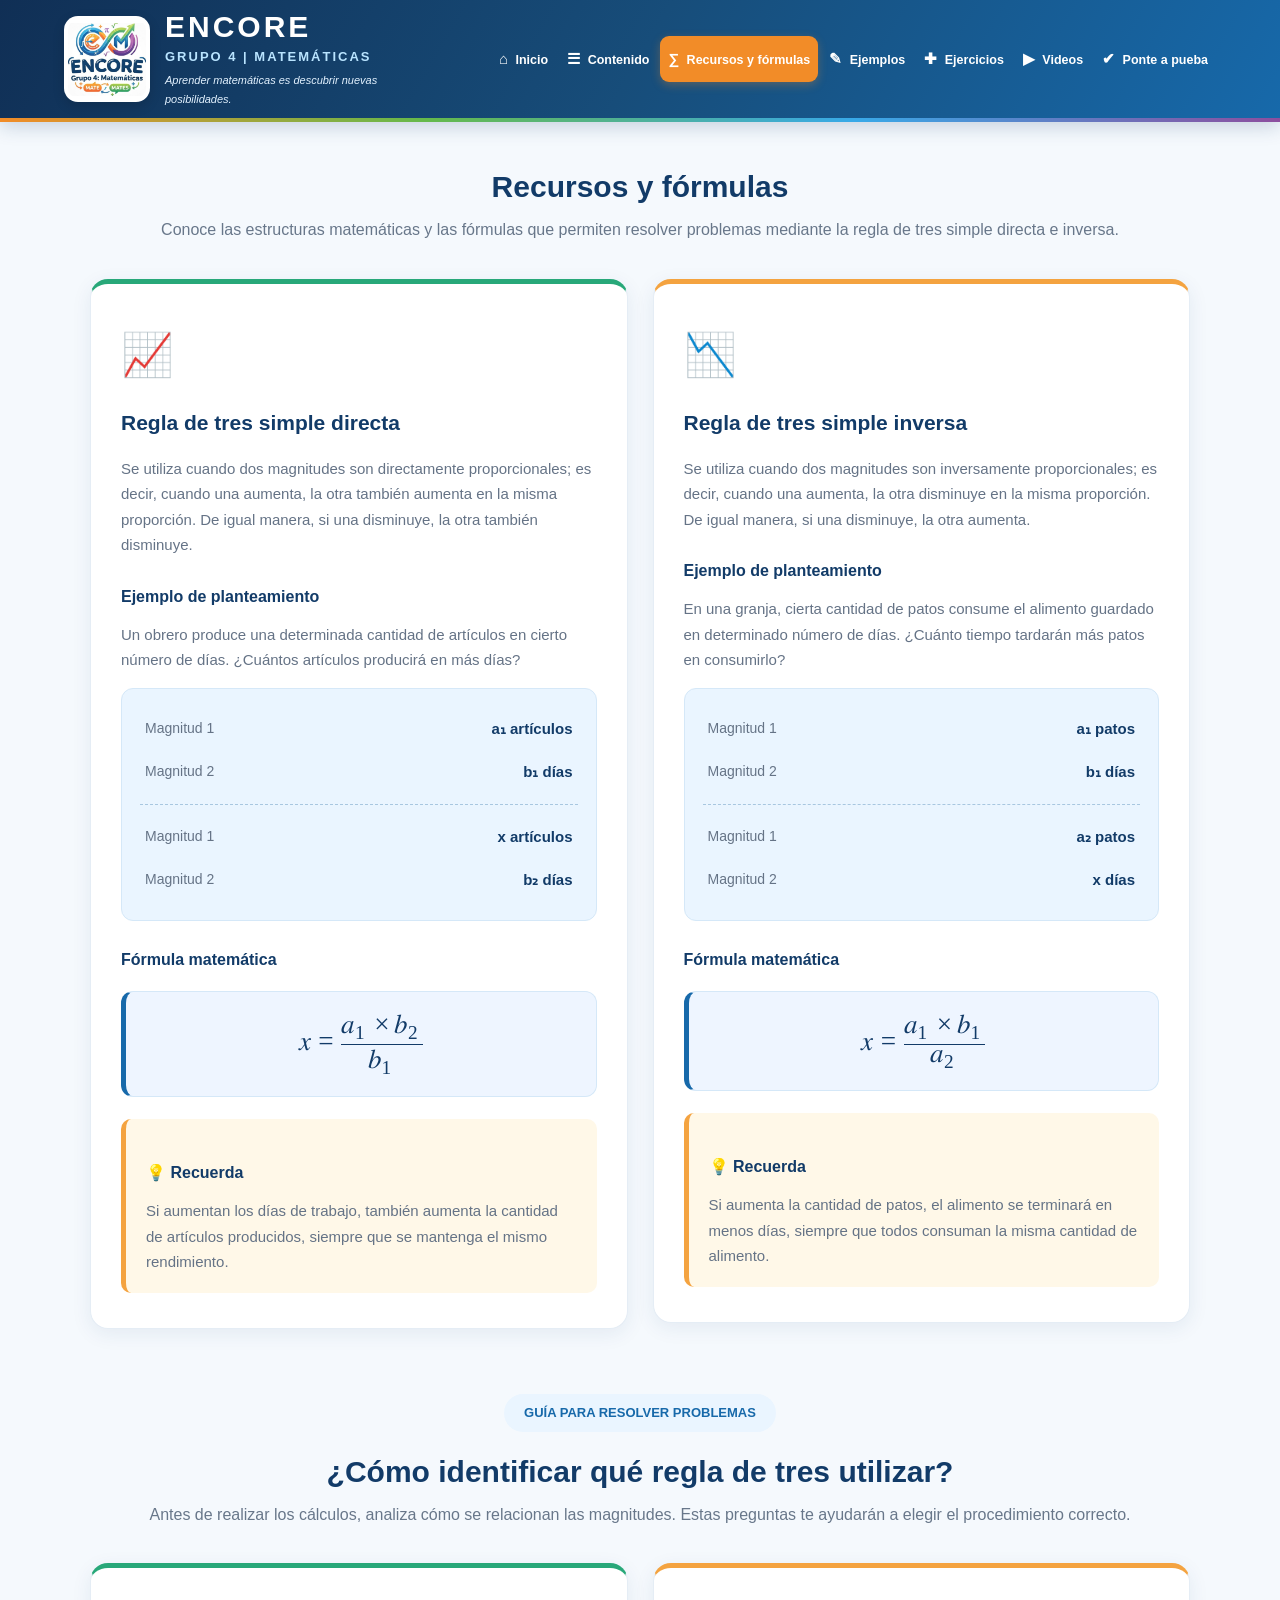
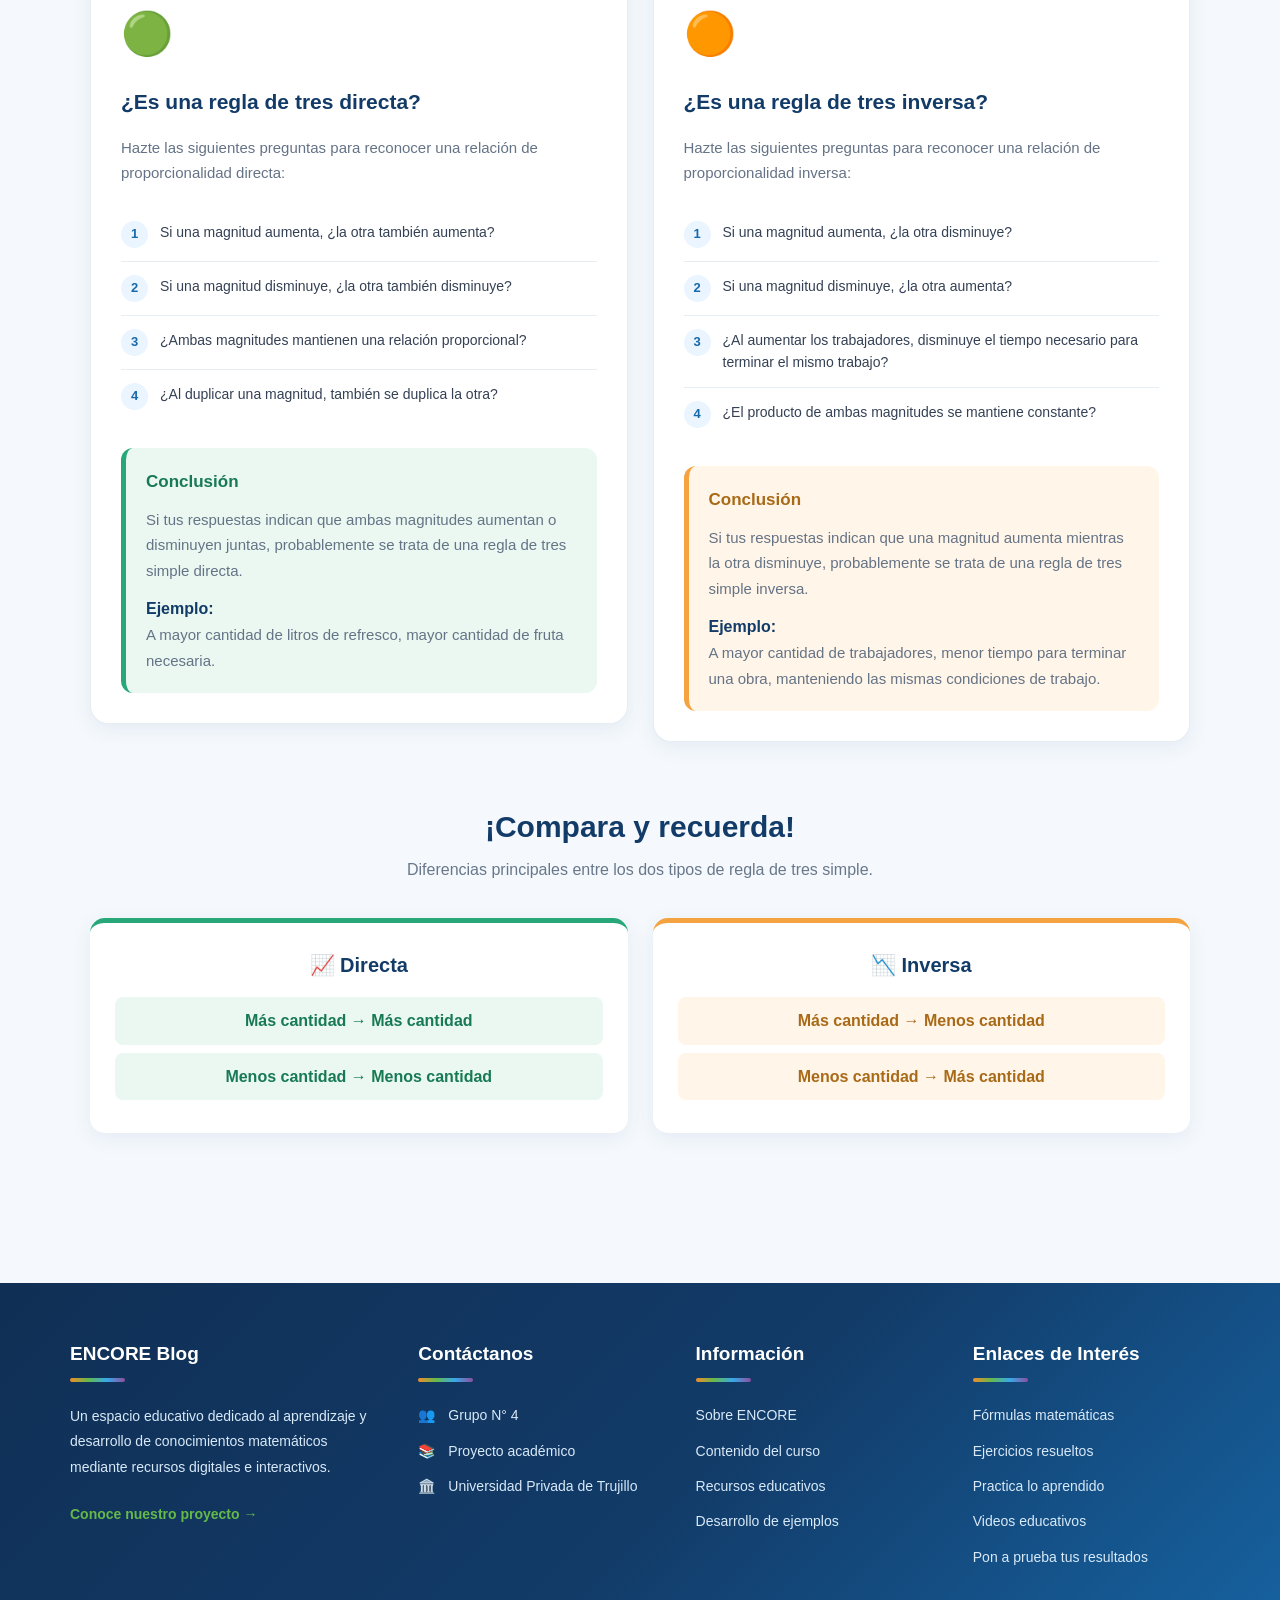
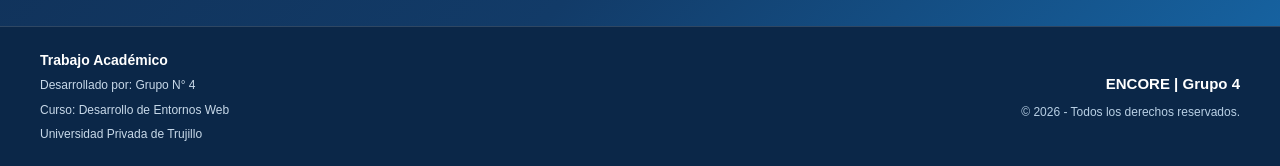
<file: recursos.html>
<!DOCTYPE html>
<html lang="es">
<head>
    <meta charset="UTF-8">
    <meta name="viewport" content="width=device-width, initial-scale=1.0">
    <title>Recursos y fórmulas | ENCORE - Grupo 4</title>
    <link rel="stylesheet" href="css/estilos.css">
</head>
<body>

<header class="site-header">
    <div class="header-container">
        <div class="logo-area">
            <a href="index.html" class="logo-link" aria-label="Ir al inicio">
                <img src="imagenes/logus.jpg" alt="Logotipo ENCORE Grupo 4" class="logo-img">
            </a>
            <div class="brand-text">
                <h1>ENCORE</h1>
                <span>GRUPO 4 | MATEMÁTICAS</span>
                <p>Aprender matemáticas es descubrir nuevas posibilidades.</p>
            </div>
        </div>
        <nav class="navbar" aria-label="Menú principal">
            <a href="index.html"><span>⌂</span> Inicio</a>
            <a href="contenido.html"><span>☰</span> Contenido</a>
            <a href="recursos.html" class="active" aria-current="page"><span>∑</span> Recursos y fórmulas</a>
            <a href="ejemplos.html"><span>✎</span> Ejemplos</a>
            <a href="ejercicios.html"><span>✚</span> Ejercicios</a>
            <a href="videos.html"><span>▶</span> Videos</a>
            <a href="examen.html"><span>✔</span> Ponte a pueba</a>
        </nav>
    </div>
</header>

<main class="main-content">
<!-- INTRODUCCIÓN -->
        <section class="types-section">

            <div class="section-title">
                <h3>Recursos y fórmulas</h3>

                <p>
                    Conoce las estructuras matemáticas y las fórmulas
                    que permiten resolver problemas mediante la regla
                    de tres simple directa e inversa.
                </p>
            </div>


            <!-- ==================================
                 TARJETAS COMPARATIVAS
            =================================== -->

            <div class="cards-grid">

                <!-- REGLA DIRECTA -->
                <article class="card card-directa">

                    <div class="card-icon">📈</div>

                    <h4>Regla de tres simple directa</h4>

                    <p>
                        Se utiliza cuando dos magnitudes son directamente
                        proporcionales; es decir, cuando una aumenta,
                        la otra también aumenta en la misma proporción.
                        De igual manera, si una disminuye, la otra
                        también disminuye.
                    </p>

                    <div class="formula-section">

                        <h5>Ejemplo de planteamiento</h5>

                        <p>
                            Un obrero produce una determinada cantidad
                            de artículos en cierto número de días.
                            ¿Cuántos artículos producirá en más días?
                        </p>

                        <div class="structure-box">

                            <div class="structure-row">
                                <span>Magnitud 1</span>
                                <strong>a₁ artículos</strong>
                            </div>

                            <div class="structure-row">
                                <span>Magnitud 2</span>
                                <strong>b₁ días</strong>
                            </div>

                            <div class="structure-divider"></div>

                            <div class="structure-row">
                                <span>Magnitud 1</span>
                                <strong>x artículos</strong>
                            </div>

                            <div class="structure-row">
                                <span>Magnitud 2</span>
                                <strong>b₂ días</strong>
                            </div>

                        </div>

                        <h5>Fórmula matemática</h5>

                        <div class="formula-box">
                            <math display="block">
                                <mi>x</mi>
                                <mo>=</mo>
                                <mfrac>
                                    <mrow>
                                        <msub>
                                            <mi>a</mi>
                                            <mn>1</mn>
                                        </msub>
                                        <mo>×</mo>
                                        <msub>
                                            <mi>b</mi>
                                            <mn>2</mn>
                                        </msub>
                                    </mrow>
                                    <msub>
                                        <mi>b</mi>
                                        <mn>1</mn>
                                    </msub>
                                </mfrac>
                            </math>
                        </div>

                        <div class="example-box">
                            <h5>💡 Recuerda</h5>
                            <p>
                                Si aumentan los días de trabajo,
                                también aumenta la cantidad de artículos
                                producidos, siempre que se mantenga
                                el mismo rendimiento.
                            </p>
                        </div>

                    </div>

                </article>


                <!-- REGLA INVERSA -->
                <article class="card card-inversa">

                    <div class="card-icon">📉</div>

                    <h4>Regla de tres simple inversa</h4>

                    <p>
                        Se utiliza cuando dos magnitudes son inversamente
                        proporcionales; es decir, cuando una aumenta,
                        la otra disminuye en la misma proporción.
                        De igual manera, si una disminuye, la otra aumenta.
                    </p>

                    <div class="formula-section">

                        <h5>Ejemplo de planteamiento</h5>

                        <p>
                            En una granja, cierta cantidad de patos
                            consume el alimento guardado en determinado
                            número de días. ¿Cuánto tiempo tardarán
                            más patos en consumirlo?
                        </p>

                        <div class="structure-box">

                            <div class="structure-row">
                                <span>Magnitud 1</span>
                                <strong>a₁ patos</strong>
                            </div>

                            <div class="structure-row">
                                <span>Magnitud 2</span>
                                <strong>b₁ días</strong>
                            </div>

                            <div class="structure-divider"></div>

                            <div class="structure-row">
                                <span>Magnitud 1</span>
                                <strong>a₂ patos</strong>
                            </div>

                            <div class="structure-row">
                                <span>Magnitud 2</span>
                                <strong>x días</strong>
                            </div>

                        </div>

                        <h5>Fórmula matemática</h5>

                        <div class="formula-box">
                            <math display="block">
                                <mi>x</mi>
                                <mo>=</mo>
                                <mfrac>
                                    <mrow>
                                        <msub>
                                            <mi>a</mi>
                                            <mn>1</mn>
                                        </msub>
                                        <mo>×</mo>
                                        <msub>
                                            <mi>b</mi>
                                            <mn>1</mn>
                                        </msub>
                                    </mrow>
                                    <msub>
                                        <mi>a</mi>
                                        <mn>2</mn>
                                    </msub>
                                </mfrac>
                            </math>
                        </div>

                        <div class="example-box">
                            <h5>💡 Recuerda</h5>
                            <p>
                                Si aumenta la cantidad de patos,
                                el alimento se terminará en menos días,
                                siempre que todos consuman la misma
                                cantidad de alimento.
                            </p>
                        </div>

                    </div>

                </article>

            </div>

        </section>


        <!-- ==================================
             APARTADO: CÓMO IDENTIFICAR
        =================================== -->

        <section class="types-section questions-section">

            <div class="section-title">

                <span class="hero-badge">GUÍA PARA RESOLVER PROBLEMAS</span>

                <h3>¿Cómo identificar qué regla de tres utilizar?</h3>

                <p>
                    Antes de realizar los cálculos, analiza cómo se
                    relacionan las magnitudes. Estas preguntas te
                    ayudarán a elegir el procedimiento correcto.
                </p>

            </div>


            <div class="cards-grid">

                <!-- PREGUNTAS PARA REGLA DIRECTA -->
                <article class="card question-card question-directa">

                    <div class="card-icon">🟢</div>

                    <h4>¿Es una regla de tres directa?</h4>

                    <p>
                        Hazte las siguientes preguntas para reconocer
                        una relación de proporcionalidad directa:
                    </p>

                    <ul class="question-list">

                        <li>
                            <span>1</span>
                            Si una magnitud aumenta, ¿la otra también aumenta?
                        </li>

                        <li>
                            <span>2</span>
                            Si una magnitud disminuye, ¿la otra también disminuye?
                        </li>

                        <li>
                            <span>3</span>
                            ¿Ambas magnitudes mantienen una relación proporcional?
                        </li>

                        <li>
                            <span>4</span>
                            ¿Al duplicar una magnitud, también se duplica la otra?
                        </li>

                    </ul>

                    <div class="answer-box answer-directa">

                        <h5>Conclusión</h5>

                        <p>
                            Si tus respuestas indican que ambas magnitudes
                            aumentan o disminuyen juntas, probablemente
                            se trata de una regla de tres simple directa.
                        </p>

                        <strong>Ejemplo:</strong>

                        <p>
                            A mayor cantidad de litros de refresco,
                            mayor cantidad de fruta necesaria.
                        </p>

                    </div>

                </article>


                <!-- PREGUNTAS PARA REGLA INVERSA -->
                <article class="card question-card question-inversa">

                    <div class="card-icon">🟠</div>

                    <h4>¿Es una regla de tres inversa?</h4>

                    <p>
                        Hazte las siguientes preguntas para reconocer
                        una relación de proporcionalidad inversa:
                    </p>

                    <ul class="question-list">

                        <li>
                            <span>1</span>
                            Si una magnitud aumenta, ¿la otra disminuye?
                        </li>

                        <li>
                            <span>2</span>
                            Si una magnitud disminuye, ¿la otra aumenta?
                        </li>

                        <li>
                            <span>3</span>
                            ¿Al aumentar los trabajadores, disminuye el tiempo necesario para terminar el mismo trabajo?
                        </li>

                        <li>
                            <span>4</span>
                            ¿El producto de ambas magnitudes se mantiene constante?
                        </li>

                    </ul>

                    <div class="answer-box answer-inversa">

                        <h5>Conclusión</h5>

                        <p>
                            Si tus respuestas indican que una magnitud
                            aumenta mientras la otra disminuye,
                            probablemente se trata de una regla de
                            tres simple inversa.
                        </p>

                        <strong>Ejemplo:</strong>

                        <p>
                            A mayor cantidad de trabajadores,
                            menor tiempo para terminar una obra,
                            manteniendo las mismas condiciones de trabajo.
                        </p>

                    </div>

                </article>

            </div>

        </section>


        <!-- ==================================
             RESUMEN COMPARATIVO
        =================================== -->

        <section class="types-section">

            <div class="section-title">

                <h3>¡Compara y recuerda!</h3>

                <p>
                    Diferencias principales entre los dos tipos
                    de regla de tres simple.
                </p>

            </div>

            <div class="comparison-box">

                <div class="comparison-item comparison-directa">

                    <h4>📈 Directa</h4>

                    <p>
                        Más cantidad → Más cantidad
                    </p>

                    <p>
                        Menos cantidad → Menos cantidad
                    </p>

                </div>

                <div class="comparison-item comparison-inversa">

                    <h4>📉 Inversa</h4>

                    <p>
                        Más cantidad → Menos cantidad
                    </p>

                    <p>
                        Menos cantidad → Más cantidad
                    </p>

                </div>

            </div>

        </section>
</main>

<footer class="site-footer">
    <div class="footer-container">
        <div class="footer-column">
            <h3 class="footer-title">ENCORE Blog</h3>
            <p>Un espacio educativo dedicado al aprendizaje y desarrollo de conocimientos matemáticos mediante recursos digitales e interactivos.</p>
            <a href="index.html" class="footer-link">Conoce nuestro proyecto →</a>
        </div>
        <div class="footer-column">
            <h3 class="footer-title">Contáctanos</h3>
            <ul class="footer-list">
                <li><span class="footer-icon">👥</span>Grupo N° 4</li>
                <li><span class="footer-icon">📚</span>Proyecto académico</li>
                <li><span class="footer-icon">🏛️</span>Universidad Privada de Trujillo</li>
            </ul>
        </div>
        <div class="footer-column">
            <h3 class="footer-title">Información</h3>
            <ul class="footer-list">
                <li><a href="index.html">Sobre ENCORE</a></li>
                <li><a href="contenido.html">Contenido del curso</a></li>
                <li><a href="recursos.html">Recursos educativos</a></li>
                <li><a href="ejemplos.html">Desarrollo de ejemplos</a></li>
            </ul>
        </div>
        <div class="footer-column">
            <h3 class="footer-title">Enlaces de Interés</h3>
            <ul class="footer-list">
                <li><a href="recursos.html">Fórmulas matemáticas</a></li>
                <li><a href="ejemplos.html">Ejercicios resueltos</a></li>
                <li><a href="ejercicios.html">Practica lo aprendido</a></li>
                <li><a href="videos.html">Videos educativos</a></li>
                <li><a href="examen.html">Pon a prueba tus resultados</a></li>
            </ul>
        </div>
    </div>
    <div class="footer-bottom">
        <div class="footer-bottom-container">
            <div class="footer-academic">
                <p><strong>Trabajo Académico</strong></p>
                <p>Desarrollado por: Grupo N° 4</p>
                <p>Curso: Desarrollo de Entornos Web</p>
                <p>Universidad Privada de Trujillo</p>
            </div>
            <div class="footer-copyright">
                <p>ENCORE | Grupo 4</p>
                <p>&copy; 2026 - Todos los derechos reservados.</p>
            </div>
        </div>
    </div>
</footer>

<script src="js/script.js"></script>
</body>
</html>
</file>
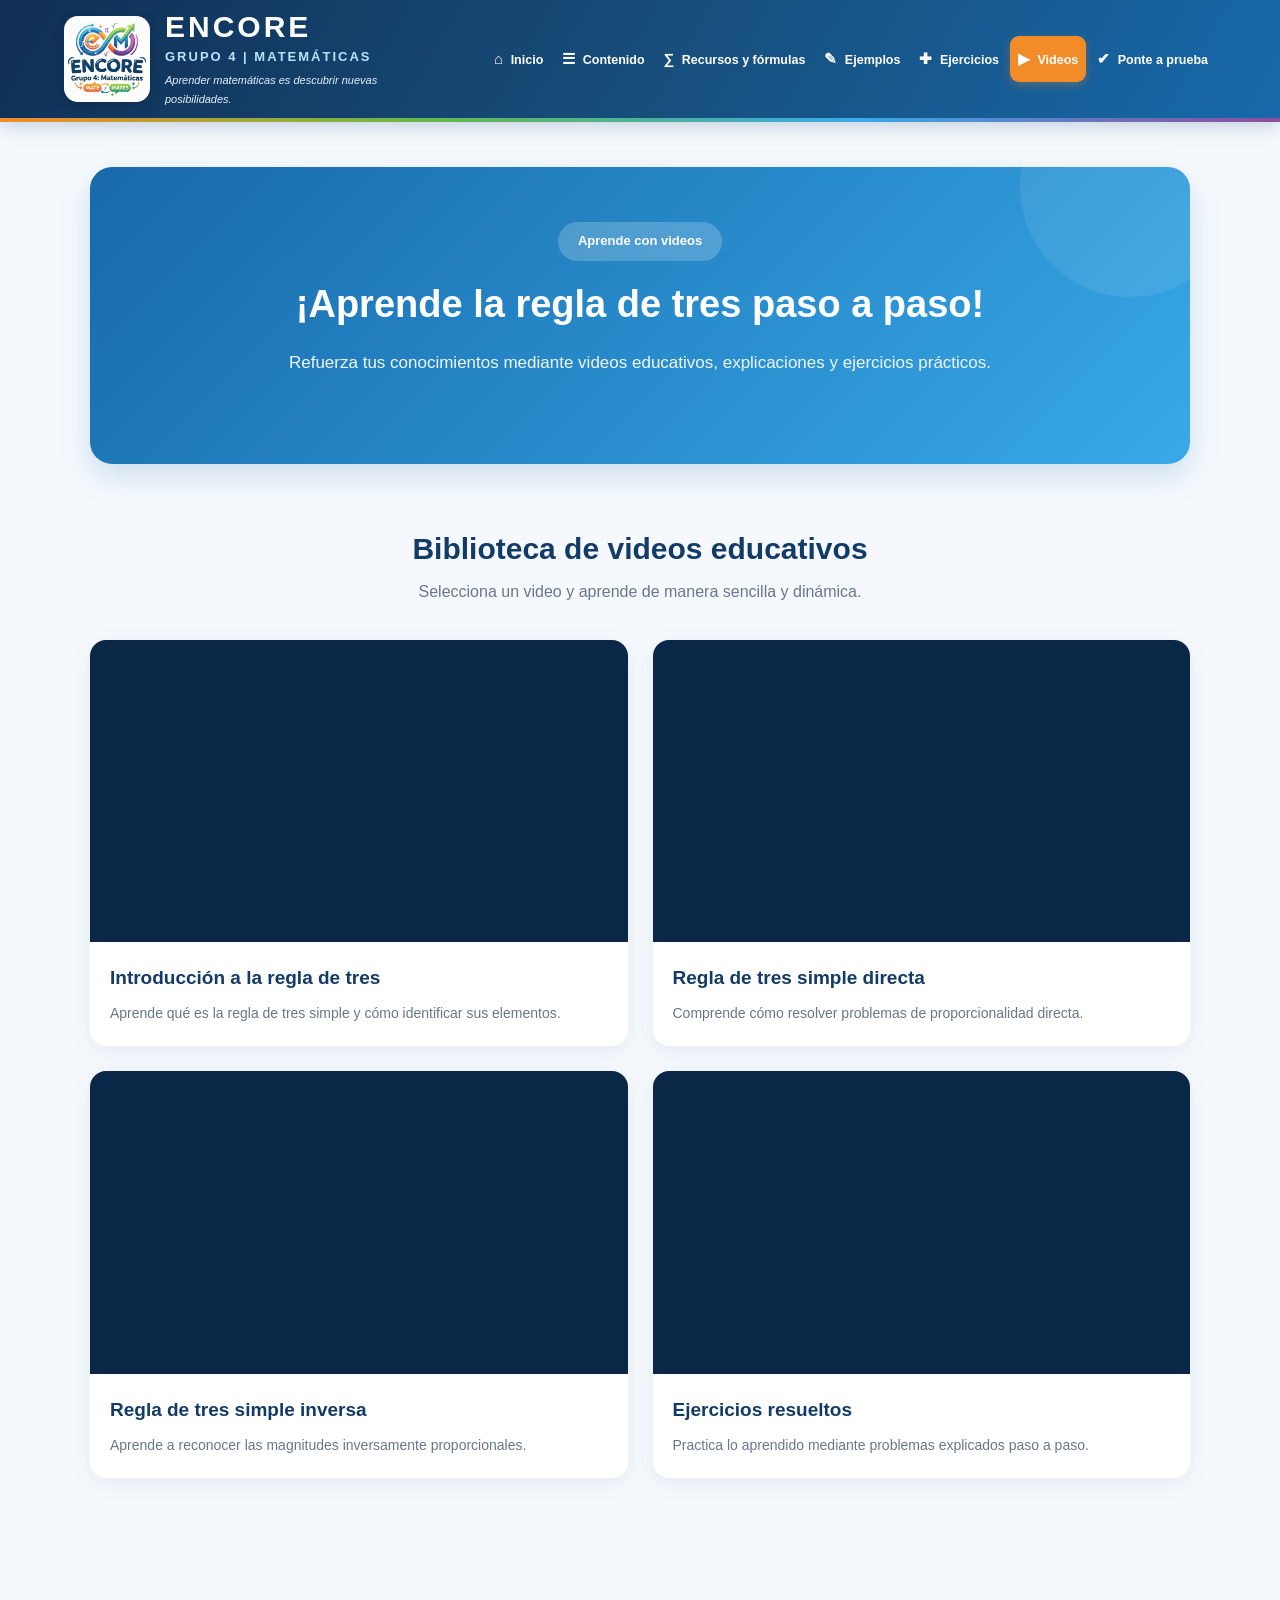
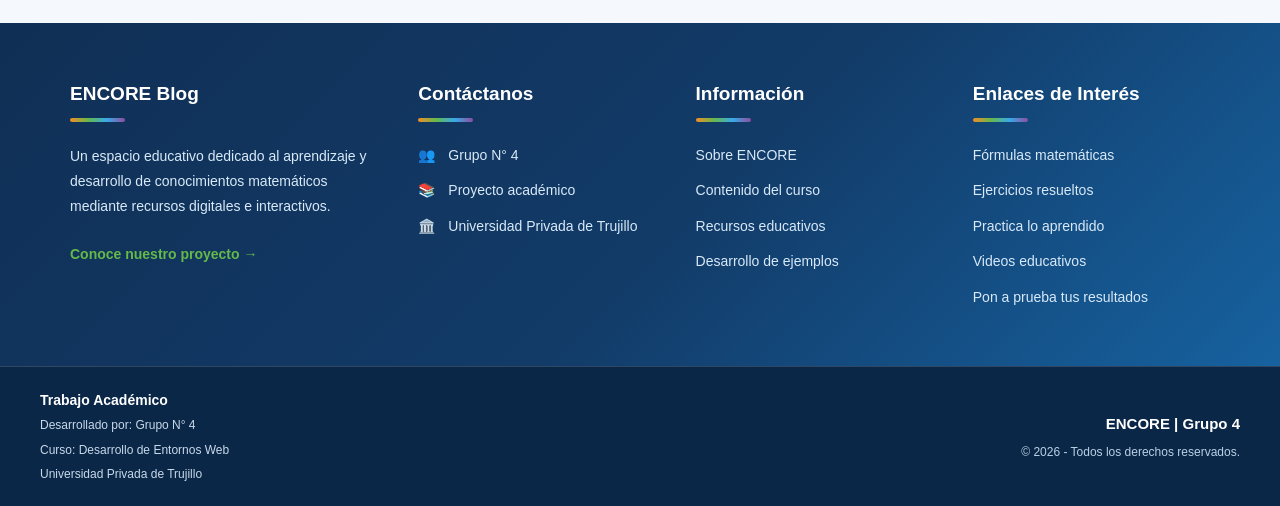
<file: videos.html>
<!DOCTYPE html>
<html lang="es">
<head>
    <meta charset="UTF-8">
    <meta name="viewport" content="width=device-width, initial-scale=1.0">
    <title>Videos | ENCORE - Grupo 4</title>
    <link rel="stylesheet" href="css/estilos.css">
</head>
<body>

<header class="site-header">
    <div class="header-container">
        <div class="logo-area">
            <a href="index.html" class="logo-link" aria-label="Ir al inicio">
                <img src="imagenes/logus.jpg" alt="Logotipo ENCORE Grupo 4" class="logo-img">
            </a>
            <div class="brand-text">
                <h1>ENCORE</h1>
                <span>GRUPO 4 | MATEMÁTICAS</span>
                <p>Aprender matemáticas es descubrir nuevas posibilidades.</p>
            </div>
        </div>
        <nav class="navbar" aria-label="Menú principal">
            <a href="index.html"><span>⌂</span> Inicio</a>
            <a href="contenido.html"><span>☰</span> Contenido</a>
            <a href="recursos.html"><span>∑</span> Recursos y fórmulas</a>
            <a href="ejemplos.html"><span>✎</span> Ejemplos</a>
            <a href="ejercicios.html"><span>✚</span> Ejercicios</a>
            <a href="videos.html" class="active" aria-current="page"><span>▶</span> Videos</a>
            <a href="examen.html"><span>✔</span> Ponte a prueba</a>
        </nav>
    </div>
</header>

<main class="main-content">
<section class="hero-section">
    <div class="hero-badge">Aprende con videos</div>
    <h2>¡Aprende la regla de tres paso a paso!</h2>
    <p>Refuerza tus conocimientos mediante videos educativos, explicaciones y ejercicios prácticos.</p>
</section>

<section class="videos-section">
    <div class="section-title">
        <h3>Biblioteca de videos educativos</h3>
        <p>Selecciona un video y aprende de manera sencilla y dinámica.</p>
    </div>
    <div class="videos-grid">
        <div class="video-card">
            <div class="video-frame" data-video-id="ha-ghsn2nLY" data-title="Introducción a la regla de tres">
                <div class="video-placeholder"><span>▶</span><strong>Video próximamente</strong></div>
            </div>
            <div class="video-info"><h3>Introducción a la regla de tres</h3><p>Aprende qué es la regla de tres simple y cómo identificar sus elementos.</p></div>
        </div>
        <div class="video-card">
            
            <div class="video-frame" data-video-id="Xphb-tzJj24" data-title="Regla de tres simple directa">
                <div class="video-placeholder"><span>▶</span><strong>Video próximamente</strong></div>
            </div>
            <div class="video-info"><h3>Regla de tres simple directa</h3><p>Comprende cómo resolver problemas de proporcionalidad directa.</p></div>
        </div>
        <div class="video-card">
            
            <div class="video-frame" data-video-id="Xphb-tzJj24" data-title="Regla de tres simple inversa">
                <div class="video-placeholder"><span>▶</span><strong>Video próximamente</strong></div>
            </div>
            <div class="video-info"><h3>Regla de tres simple inversa</h3><p>Aprende a reconocer las magnitudes inversamente proporcionales.</p></div>
        </div>
        <div class="video-card">
            
            <div class="video-frame" data-video-id="yPhxJO4Waw8" data-title="Ejercicios resueltos">
                <div class="video-placeholder"><span>▶</span><strong>Video próximamente</strong></div>
            </div>
            <div class="video-info"><h3>Ejercicios resueltos</h3><p>Practica lo aprendido mediante problemas explicados paso a paso.</p></div>
        </div>
    </div>
</section>
</main>

<footer class="site-footer">
    <div class="footer-container">
        <div class="footer-column">
            <h3 class="footer-title">ENCORE Blog</h3>
            <p>Un espacio educativo dedicado al aprendizaje y desarrollo de conocimientos matemáticos mediante recursos digitales e interactivos.</p>
            <a href="index.html" class="footer-link">Conoce nuestro proyecto →</a>
        </div>
        <div class="footer-column">
            <h3 class="footer-title">Contáctanos</h3>
            <ul class="footer-list">
                <li><span class="footer-icon">👥</span>Grupo N° 4</li>
                <li><span class="footer-icon">📚</span>Proyecto académico</li>
                <li><span class="footer-icon">🏛️</span>Universidad Privada de Trujillo</li>
            </ul>
        </div>
        <div class="footer-column">
            <h3 class="footer-title">Información</h3>
            <ul class="footer-list">
                <li><a href="index.html">Sobre ENCORE</a></li>
                <li><a href="contenido.html">Contenido del curso</a></li>
                <li><a href="recursos.html">Recursos educativos</a></li>
                <li><a href="ejemplos.html">Desarrollo de ejemplos</a></li>
            </ul>
        </div>
        <div class="footer-column">
            <h3 class="footer-title">Enlaces de Interés</h3>
            <ul class="footer-list">
                <li><a href="recursos.html">Fórmulas matemáticas</a></li>
                <li><a href="ejemplos.html">Ejercicios resueltos</a></li>
                <li><a href="ejercicios.html">Practica lo aprendido</a></li>
                <li><a href="videos.html">Videos educativos</a></li>
                <li><a href="examen.html">Pon a prueba tus resultados</a></li>
            </ul>
        </div>
    </div>
    <div class="footer-bottom">
        <div class="footer-bottom-container">
            <div class="footer-academic">
                <p><strong>Trabajo Académico</strong></p>
                <p>Desarrollado por: Grupo N° 4</p>
                <p>Curso: Desarrollo de Entornos Web</p>
                <p>Universidad Privada de Trujillo</p>
            </div>
            <div class="footer-copyright">
                <p>ENCORE | Grupo 4</p>
                <p>&copy; 2026 - Todos los derechos reservados.</p>
            </div>
        </div>
    </div>
</footer>

<script src="js/script.js"></script>
</body>
</html>
</file>
<file: css/estilos.css>
/* =========================================================
   ENCORE - GRUPO 4 | Hoja de estilos única
   Índice:
   1. Variables y base        9. Fórmulas y recordatorios
   2. Encabezado y menú      10. Ejemplos resueltos
   3. Estructura general     11. Recursos y comparativo
   4. Hero / bienvenida      12. Contenido (acordeones)
   5. Títulos de sección     13. Formulario
   6. Tarjetas               14. Videos
   7. Proporcionalidad       15. Ejercicios
   8. Paneles desplegables   16. Pie de página / Responsive
========================================================= */

/* ---------- 1. VARIABLES Y BASE ---------- */
:root {
    --azul-oscuro: #123B68;
    --azul: #1769AA;
    --celeste: #38A9E8;
    --azul-claro: #EAF5FF;
    --verde: #28A879;
    --verde-ecore: #65B94B;
    --naranja: #F4A340;
    --naranja-fuerte: #F28C28;
    --morado: #8D4E9E;
    --texto: #344054;
    --texto-suave: #657386;
    --blanco: #FFFFFF;
    --fondo: #F5F9FD;
    --borde: #E5EDF5;
    --sombra: 0 5px 20px rgba(30, 70, 110, 0.08);
}

* { margin: 0; padding: 0; box-sizing: border-box; }

html { scroll-behavior: smooth; scroll-padding-top: 150px; }

body {
    font-family: 'Segoe UI', Arial, sans-serif;
    background: var(--fondo);
    color: var(--texto);
    line-height: 1.7;
    display: flex;
    flex-direction: column;
    min-height: 100vh;
}

img { max-width: 100%; }

:focus-visible { outline: 3px solid var(--celeste); outline-offset: 3px; }

/* ---------- 2. ENCABEZADO Y MENÚ ---------- */
.site-header {
    background: linear-gradient(120deg, #102F55, #174D7A, #1769AA);
    color: var(--blanco);
    padding: 10px 5%;
    box-shadow: 0 5px 18px rgba(18, 59, 104, 0.2);
    position: sticky;
    top: 0;
    z-index: 1000;
    border-bottom: 4px solid transparent;
    border-image: linear-gradient(to right, var(--naranja-fuerte), var(--verde-ecore), var(--celeste), var(--morado)) 1;
}

.header-container {
    max-width: 1350px;
    margin: auto;
    display: flex;
    justify-content: space-between;
    align-items: center;
    gap: 14px;
}

.logo-area { display: flex; align-items: center; gap: 15px; min-width: 0; }

.logo-link {
    display: flex;
    align-items: center;
    justify-content: center;
    background: var(--blanco);
    padding: 4px;
    border-radius: 14px;
    width: 86px;
    height: 86px;
    flex-shrink: 0;
    box-shadow: 0 4px 12px rgba(0, 0, 0, 0.15);
    transition: transform 0.3s ease;
}
.logo-link:hover { transform: scale(1.05); }
.logo-img { width: 100%; height: 100%; object-fit: contain; border-radius: 10px; }

.brand-text { display: flex; flex-direction: column; gap: 3px; }
.brand-text h1 {
    font-family: 'Trebuchet MS', 'Segoe UI', sans-serif;
    font-size: 30px;
    font-weight: 900;
    letter-spacing: 3px;
    line-height: 1.1;
    color: var(--blanco);
}
.brand-text span { color: #B9E4FF; font-size: 13px; font-weight: 800; letter-spacing: 2px; }
.brand-text p { color: #E3F2FF; font-size: 11px; font-style: italic; margin: 0; max-width: 230px; }

.navbar { display: flex; align-items: center; justify-content: flex-end; gap: 3px; flex-wrap: wrap; }
.navbar a {
    text-decoration: none;
    color: var(--blanco);
    white-space: nowrap;
    padding: 10px 8px;
    border-radius: 9px;
    font-size: 12.5px;
    font-weight: 700;
    transition: background 0.3s ease, transform 0.3s ease, box-shadow 0.3s ease;
}
.navbar a span { margin-right: 4px; font-size: 15px; }
.navbar a:hover {
    background: var(--celeste);
    transform: translateY(-3px);
    box-shadow: 0 4px 12px rgba(0, 0, 0, 0.15);
}
.navbar a.active {
    background: var(--naranja-fuerte);
    box-shadow: 0 3px 10px rgba(242, 140, 40, 0.3);
}

/* ---------- 3. ESTRUCTURA GENERAL ---------- */
.main-content {
    width: 100%;
    max-width: 1150px;
    margin: 0 auto;
    padding: 45px 25px;
    flex: 1;
}

.types-section { margin-bottom: 65px; }

/* ---------- 4. HERO / BIENVENIDA ---------- */
.hero-section {
    background: linear-gradient(135deg, var(--azul), var(--celeste));
    color: var(--blanco);
    padding: 55px 45px;
    border-radius: 22px;
    text-align: center;
    margin-bottom: 65px;
    box-shadow: 0 12px 30px rgba(23, 105, 170, 0.18);
    position: relative;
    overflow: hidden;
}
.hero-section::before {
    content: "";
    position: absolute;
    width: 220px;
    height: 220px;
    background: rgba(255, 255, 255, 0.08);
    border-radius: 50%;
    top: -90px;
    right: -50px;
    pointer-events: none;
}
.hero-badge {
    display: inline-block;
    background: rgba(255, 255, 255, 0.2);
    padding: 8px 20px;
    border-radius: 30px;
    font-size: 13px;
    font-weight: bold;
    margin-bottom: 20px;
}
.hero-section h2 { font-size: 38px; line-height: 1.25; margin-bottom: 20px; position: relative; }
.hero-section > p {
    max-width: 750px;
    margin: 0 auto 30px;
    font-size: 17px;
    line-height: 1.8;
    color: #F0F8FF;
}

/* ---------- 5. TÍTULOS DE SECCIÓN ---------- */
.section-title { text-align: center; margin-bottom: 35px; }
.section-title h2,
.section-title h3 { font-size: 30px; color: var(--azul-oscuro); margin-bottom: 10px; line-height: 1.3; }
.section-title p { color: #68778A; font-size: 16px; }
.section-title .hero-badge { background: var(--azul-claro); color: var(--azul); }

/* ---------- 6. TARJETAS ---------- */
.cards-grid { display: grid; grid-template-columns: repeat(2, 1fr); gap: 25px; align-items: start; }

.card {
    background: var(--blanco);
    padding: 35px 30px;
    border-radius: 18px;
    box-shadow: var(--sombra);
    border: 1px solid var(--borde);
    transition: transform 0.3s ease, box-shadow 0.3s ease;
}
.card:hover { transform: translateY(-5px); box-shadow: 0 12px 28px rgba(30, 70, 110, 0.13); }
.card-directa { border-top: 5px solid var(--verde); }
.card-inversa { border-top: 5px solid var(--naranja); }
.card-compuesta { border-top: 5px solid var(--morado); }
.card-icon { font-size: 42px; margin-bottom: 15px; }
.card h4 { color: var(--azul-oscuro); font-size: 21px; margin-bottom: 15px; }
.card p { font-size: 15px; color: var(--texto-suave); margin-bottom: 14px; }
.card strong { color: var(--azul-oscuro); }

/* Tarjetas que abren contenido (son <button>) */
button.card {
    font: inherit;
    text-align: left;
    width: 100%;
    cursor: pointer;
    display: block;
    color: inherit;
}
button.card .card-icon,
button.card .card-title,
button.card .card-text { display: block; }
button.card .card-title { color: var(--azul-oscuro); font-size: 21px; font-weight: 700; line-height: 1.3; margin-bottom: 15px; }
button.card .card-text { font-size: 15px; color: var(--texto-suave); }
.click-info { display: block; margin-top: 15px; color: var(--azul); font-size: 13px; font-weight: bold; }
button.card.active { box-shadow: 0 12px 28px rgba(30, 70, 110, 0.18); }

/* ---------- 7. PROPORCIONALIDAD ---------- */
.proporcionalidad-content {
    background: var(--blanco);
    color: var(--texto);
    padding: 35px;
    border-radius: 20px;
    text-align: left;
    box-shadow: 0 8px 25px rgba(0, 0, 0, 0.12);
}
.proporcionalidad-content > h3 { color: var(--azul-oscuro); font-size: 26px; text-align: center; margin-bottom: 15px; }
.proporcionalidad-content > p {
    text-align: center;
    max-width: 750px;
    margin: 0 auto 30px;
    color: #68778A;
    font-size: 15px;
    line-height: 1.8;
}
.proporcionalidad-grid { display: grid; grid-template-columns: repeat(2, 1fr); gap: 22px; }
.proporcionalidad-card {
    padding: 25px;
    border-radius: 15px;
    background: #F7FAFD;
    border: 1px solid #E2EAF2;
    transition: transform 0.3s ease, box-shadow 0.3s ease;
}
.proporcionalidad-card:hover { transform: translateY(-5px); box-shadow: 0 8px 20px rgba(30, 70, 110, 0.1); }
.proporcionalidad-card.directa { border-top: 5px solid var(--verde); }
.proporcionalidad-card.inversa { border-top: 5px solid var(--naranja); }
.proporcionalidad-icon { font-size: 38px; margin-bottom: 10px; }
.proporcionalidad-card h4 { color: var(--azul-oscuro); font-size: 19px; margin-bottom: 12px; }
.proporcionalidad-card p { color: #59697C; font-size: 14px; line-height: 1.8; }
.proporcionalidad-card strong { color: var(--azul); }

.ejemplo-relacion {
    background: var(--azul-claro);
    color: var(--azul);
    padding: 12px;
    margin-top: 18px;
    border-radius: 10px;
    text-align: center;
    font-size: 14px;
    font-weight: bold;
    line-height: 1.9;
}
.directa .ejemplo-relacion { background: #E6F7EF; color: #21845D; }
.inversa .ejemplo-relacion { background: #FFF3E3; color: #B87518; }

.mensaje-aprendizaje {
    display: flex;
    align-items: center;
    gap: 15px;
    background: var(--azul-claro);
    border-left: 5px solid var(--celeste);
    padding: 20px;
    margin-top: 30px;
    border-radius: 10px;
}
.mensaje-icon { font-size: 30px; flex-shrink: 0; }
.mensaje-aprendizaje p { color: #23496E; font-size: 15px; line-height: 1.8; font-weight: 500; }

.definicion-regla {
    margin-top: 30px;
    padding: 25px;
    border-radius: 15px;
    background: #F7FAFD;
    border: 1px solid #DCE7F0;
}
.definicion-regla h3 { color: var(--azul-oscuro); font-size: 23px; margin-bottom: 12px; }
.definicion-regla p { color: #59697C; font-size: 15px; line-height: 1.8; }
.regla-destacada {
    display: flex;
    align-items: center;
    gap: 12px;
    background: #DFF3FF;
    padding: 16px;
    margin-top: 20px;
    border-radius: 10px;
    color: var(--azul);
    font-size: 15px;
}
.regla-destacada span { font-size: 27px; flex-shrink: 0; }

/* ---------- 8. PANELES DESPLEGABLES (transición única) ----------
   El JS (script.js) anima max-height y añade/quita la clase .open */
.collapsible {
    max-height: 0;
    overflow: hidden;
    opacity: 0;
    transition: max-height 0.45s ease, opacity 0.35s ease;
}
.collapsible.open { opacity: 1; }
.panel-inner { padding: 25px; }

.interactive-content { margin-top: 15px; }
.interactive-content.open { margin-bottom: 10px; }
.interactive-content .panel-inner {
    background: var(--blanco);
    border: 1px solid var(--borde);
    border-radius: 12px;
    box-shadow: 0 5px 15px rgba(0, 0, 0, 0.05);
}
.interactive-content h4 { color: var(--azul-oscuro); font-size: 22px; margin-bottom: 15px; }
.interactive-content p { color: #526174; line-height: 1.8; margin-bottom: 15px; }

@media (prefers-reduced-motion: reduce) {
    .collapsible { transition: none; }
    html { scroll-behavior: auto; }
}

/* ---------- 9. FÓRMULAS Y RECORDATORIOS ---------- */
.formula-box {
    background: #EEF5FF;
    border: 1px solid #D5E8F8;
    border-left: 5px solid var(--azul);
    border-radius: 12px;
    padding: 22px 15px;
    margin: 18px 0;
    text-align: center;
}
.formula-box h5 { color: var(--azul-oscuro); font-size: 16px; margin-bottom: 12px; }
.formula { color: var(--azul) !important; font-size: 25px; font-weight: 800; margin: 0 !important; }
.formula-box math { font-size: 1.7rem; color: var(--azul-oscuro); }

.example-box {
    background: #FFF8E8;
    border-left: 5px solid var(--naranja);
    border-radius: 10px;
    padding: 18px 20px;
    margin-top: 22px;
}
.example-box h5 { color: #9A6B12; font-size: 16px; margin: 0 0 8px; }
.example-box p { margin: 0 !important; }

.structure-box {
    background: var(--azul-claro);
    border: 1px solid #D5E8F8;
    border-radius: 12px;
    padding: 18px;
    margin: 15px 0 25px;
}
.structure-row { display: flex; justify-content: space-between; align-items: center; gap: 12px; padding: 9px 5px; }
.structure-row span { color: var(--texto-suave); font-size: 14px; }
.structure-row strong { color: var(--azul-oscuro); font-size: 15px; text-align: right; }
.structure-divider { border-top: 1px dashed #A8C7E0; margin: 10px 0; }

/* ---------- 10. EJEMPLOS RESUELTOS ---------- */
.ejemplo-card h3 { color: var(--azul-oscuro); font-size: 22px; margin-bottom: 6px; }
.ejemplo-card .card-intro { margin-bottom: 10px; }
.ejemplo {
    padding: 22px 0;
    border-bottom: 1px solid var(--borde);
}
.ejemplo:last-child { border-bottom: none; padding-bottom: 0; }
.ejemplo h4 { margin: 0 0 10px; font-size: 18px; }
.ejemplo h5 { color: var(--azul); font-size: 14px; margin: 14px 0 6px; text-transform: uppercase; letter-spacing: 0.5px; }
.dato {
    background: var(--azul-claro);
    border-left: 4px solid var(--celeste);
    padding: 8px 15px;
    margin: 6px 0;
    border-radius: 5px;
    color: var(--azul-oscuro);
    font-weight: 600;
    font-size: 15px;
}
.nota {
    background: #FFF8E8;
    border-left: 4px solid var(--naranja);
    padding: 10px 14px;
    border-radius: 6px;
    font-size: 14px !important;
    color: #7A5410 !important;
}
.ejemplo math { display: block; text-align: center; font-size: 1.25rem; margin: 16px 0; overflow-x: auto; }
.respuesta {
    background: #EAF8F1;
    border-left: 4px solid var(--verde);
    padding: 10px 14px;
    border-radius: 6px;
    color: #187A55 !important;
    margin-bottom: 0 !important;
}
.card-inversa .respuesta { background: #FFF5E8; border-left-color: var(--naranja); color: #A96A18 !important; }
.card-compuesta .respuesta { background: #F5ECF8; border-left-color: var(--morado); color: #6B3A7A !important; }

/* ---------- 11. RECURSOS Y COMPARATIVO ---------- */
.formula-section { margin-top: 25px; }
.formula-section h5 { color: var(--azul-oscuro); font-size: 16px; margin: 22px 0 12px; }
.formula-section > p { margin-bottom: 15px; }

.questions-section { margin-top: 65px; }
.question-card { padding: 30px; }
.question-directa { border-top: 5px solid var(--verde); }
.question-inversa { border-top: 5px solid var(--naranja); }
.question-list { list-style: none; margin: 22px 0; padding: 0; }
.question-list li {
    display: flex;
    align-items: flex-start;
    gap: 12px;
    padding: 13px 0;
    border-bottom: 1px solid var(--borde);
    font-size: 14px;
    line-height: 1.6;
}
.question-list li:last-child { border-bottom: none; }
.question-list li span {
    min-width: 27px;
    height: 27px;
    background: var(--azul-claro);
    color: var(--azul);
    border-radius: 50%;
    display: flex;
    align-items: center;
    justify-content: center;
    font-weight: bold;
    font-size: 13px;
}
.answer-box { padding: 20px; border-radius: 12px; margin-top: 25px; }
.answer-box h5 { margin-bottom: 10px; font-size: 17px; }
.answer-box p { margin-bottom: 12px; }
.answer-box p:last-child { margin-bottom: 0; }
.answer-box strong { display: block; margin-top: 12px; }
.answer-directa { background: #EAF8F1; border-left: 5px solid var(--verde); }
.answer-directa h5 { color: #187A55; }
.answer-inversa { background: #FFF5E8; border-left: 5px solid var(--naranja); }
.answer-inversa h5 { color: #A96A18; }

.comparison-box { display: grid; grid-template-columns: repeat(2, 1fr); gap: 25px; }
.comparison-item {
    padding: 25px;
    border-radius: 15px;
    text-align: center;
    background: var(--blanco);
    box-shadow: var(--sombra);
}
.comparison-item h4 { color: var(--azul-oscuro); margin-bottom: 15px; font-size: 20px; }
.comparison-item p { padding: 10px; margin: 8px 0; border-radius: 8px; font-weight: 600; }
.comparison-directa { border-top: 5px solid var(--verde); }
.comparison-directa p { background: #EAF8F1; color: #187A55; }
.comparison-inversa { border-top: 5px solid var(--naranja); }
.comparison-inversa p { background: #FFF5E8; color: #A96A18; }

/* ---------- 12. CONTENIDO (ACORDEONES) ---------- */
.curriculum-section { margin-bottom: 60px; }
.curriculum-section > .section-title h2 { font-size: 36px; font-weight: 900; margin: 15px 0; }
.curriculum-container {
    max-width: 1000px;
    margin: 35px auto;
    background: var(--blanco);
    padding: 25px;
    border-radius: 18px;
    box-shadow: 0 5px 25px rgba(30, 70, 110, 0.08);
    border: 1px solid var(--borde);
}
.accordion-button {
    width: 100%;
    border: none;
    cursor: pointer;
    display: flex;
    align-items: center;
    text-align: left;
    gap: 12px;
    font-family: inherit;
    transition: background 0.3s ease, color 0.3s ease;
}
.year-button {
    background: linear-gradient(120deg, var(--azul-oscuro), var(--azul));
    color: var(--blanco);
    padding: 20px;
    border-radius: 12px;
    font-size: 18px;
    font-weight: bold;
}
.year-button:hover { background: linear-gradient(120deg, var(--azul), var(--celeste)); }
.year-button small { display: block; font-size: 12px; font-weight: normal; color: #D8ECFF; margin-top: 5px; }
.accordion-icon { font-size: 28px; }

.subject-container { margin: 18px 0; border: 1px solid var(--borde); border-radius: 12px; overflow: hidden; }
.subject-button { padding: 16px 20px; background: var(--azul-claro); color: var(--azul-oscuro); font-size: 17px; font-weight: 800; }
.subject-button:hover { background: #D6ECFF; }
.subject-icon {
    display: flex;
    align-items: center;
    justify-content: center;
    width: 38px;
    height: 38px;
    border-radius: 10px;
    color: var(--blanco);
    font-size: 23px;
    font-weight: bold;
}
.algebra-icon { background: var(--verde); }
.aritmetica-icon { background: var(--naranja); }
.geometria-icon { background: var(--morado); }

.topic-container { margin: 12px 15px; border-radius: 10px; overflow: hidden; border: 1px solid var(--borde); }
.topic-button { background: var(--blanco); color: var(--texto); padding: 15px 18px; font-size: 15px; font-weight: 700; }
.topic-button:hover { background: #F0F8FF; color: var(--azul); }
.topic-description { margin-left: auto; font-size: 11px; font-weight: normal; color: #68778A; }
.topic-description + .arrow { margin-left: 8px; }

.arrow { margin-left: auto; font-size: 13px; transition: transform 0.35s ease; flex-shrink: 0; }
.accordion-button.active .arrow { transform: rotate(180deg); }

.accordion-panel { background: var(--blanco); }
.proporcionalidad-panel { background: var(--fondo); }
.proporcionalidad-panel > .panel-inner { padding: 20px 15px; }
.topic-placeholder { background: #F8FBFE; }
.topic-placeholder h3 { color: var(--azul-oscuro); margin-bottom: 10px; }
.topic-placeholder p { color: #68778A; font-size: 14px; }
.proporcionalidad-panel .hero-section { margin-bottom: 35px; }
.proporcionalidad-panel .hero-section h2 { font-size: 32px; }
.proporcionalidad-panel .types-section { margin-bottom: 15px; }

/* ---------- 13. FORMULARIO (ver .consulta-mini al final) ---------- */
.boton-enviar {
    display: block;
    margin: auto;
    background: var(--azul);
    color: var(--blanco);
    border: none;
    padding: 14px 35px;
    border-radius: 10px;
    font-size: 15px;
    font-weight: bold;
    cursor: pointer;
    transition: background 0.3s ease, transform 0.3s ease, box-shadow 0.3s ease;
}
.boton-enviar:hover { background: var(--azul-oscuro); transform: translateY(-3px); box-shadow: 0 6px 15px rgba(23, 105, 170, 0.2); }
.form-message { color: #187A55; font-weight: bold; }

/* ---------- 14. VIDEOS ---------- */
.videos-section { margin-bottom: 60px; }
.videos-grid { display: grid; grid-template-columns: repeat(2, 1fr); gap: 25px; }
.video-card {
    background: var(--blanco);
    border-radius: 16px;
    overflow: hidden;
    box-shadow: var(--sombra);
    transition: transform 0.3s ease;
}
.video-card:hover { transform: translateY(-5px); }
.video-frame { aspect-ratio: 16 / 9; background: #0B2748; }
.video-frame iframe { display: block; width: 100%; height: 100%; border: none; }
.video-placeholder {
    height: 100%;
    display: flex;
    flex-direction: column;
    align-items: center;
    justify-content: center;
    gap: 6px;
    color: #B9E4FF;
    font-size: 14px;
    text-align: center;
    padding: 15px;
}
.video-placeholder span { font-size: 42px; }
.video-info { padding: 20px; }
.video-info h3 { color: var(--azul-oscuro); font-size: 19px; margin-bottom: 8px; }
.video-info p { color: #68778A; font-size: 14px; }

/* ---------- 15. EJERCICIOS ---------- */
.progreso-box {
    display: flex;
    justify-content: space-between;
    align-items: center;
    flex-wrap: wrap;
    gap: 15px;
    background: var(--blanco);
    border: 1px solid var(--borde);
    border-radius: 14px;
    padding: 18px 25px;
    box-shadow: var(--sombra);
    margin-bottom: 30px;
}
.progreso-box strong { color: var(--azul-oscuro); font-size: 18px; }
.barra { flex: 1; min-width: 160px; height: 10px; background: #E2EAF2; border-radius: 10px; overflow: hidden; }
.barra div { height: 100%; width: 0; background: linear-gradient(90deg, var(--verde), var(--celeste)); transition: width 0.4s ease; }
.boton-secundario {
    background: var(--azul-claro);
    color: var(--azul);
    border: 1px solid #C9E2F7;
    padding: 9px 18px;
    border-radius: 9px;
    font-weight: 700;
    cursor: pointer;
    font-family: inherit;
    transition: background 0.3s ease;
}
.boton-secundario:hover { background: #D6ECFF; }

.ejercicio h4 { font-size: 18px; margin-bottom: 10px; }
.ejercicio .enunciado { color: var(--texto) !important; font-size: 15px; }
.ejercicio-form { display: flex; align-items: center; flex-wrap: wrap; gap: 10px; margin: 14px 0; }
.ejercicio-form label { font-weight: 700; color: var(--azul-oscuro); }
.ejercicio-form input {
    width: 130px;
    padding: 10px 12px;
    border: 1px solid #D5E0EA;
    border-radius: 8px;
    font-size: 15px;
    font-family: inherit;
}
.ejercicio-form .unidad { color: var(--texto-suave); font-weight: 600; }
.ejercicio-form button {
    background: var(--azul);
    color: var(--blanco);
    border: none;
    padding: 10px 20px;
    border-radius: 8px;
    font-weight: 700;
    cursor: pointer;
    font-family: inherit;
}
.ejercicio-form button:hover { background: var(--azul-oscuro); }
.feedback { min-height: 1.6em; font-weight: 700; font-size: 14px; margin-bottom: 10px !important; }
.feedback.ok { color: #187A55 !important; }
.feedback.error { color: #B42318 !important; }
.ejercicio.resuelto { border-color: var(--verde); }
.ejercicio details { background: #F7FAFD; border: 1px solid var(--borde); border-radius: 8px; padding: 10px 14px; }
.ejercicio summary { cursor: pointer; color: var(--azul); font-weight: 700; font-size: 14px; }
.ejercicio details p { margin: 10px 0 0 !important; font-size: 14px !important; }

/* ---------- 16. PIE DE PÁGINA ---------- */
.site-footer {
    background: linear-gradient(135deg, #102F55, var(--azul-oscuro), var(--azul));
    color: var(--blanco);
    margin-top: 40px;
}
.footer-container {
    max-width: 1200px;
    margin: auto;
    padding: 55px 30px 45px;
    display: grid;
    grid-template-columns: 1.3fr 1fr 1fr 1fr;
    gap: 40px;
}
.footer-column { display: flex; flex-direction: column; align-items: flex-start; }
.footer-title { color: var(--blanco); font-size: 19px; font-weight: 800; margin-bottom: 22px; padding-bottom: 12px; position: relative; }
.footer-title::after {
    content: "";
    position: absolute;
    left: 0;
    bottom: 0;
    width: 55px;
    height: 4px;
    border-radius: 5px;
    background: linear-gradient(to right, var(--naranja-fuerte), var(--verde-ecore), var(--celeste), var(--morado));
    transition: width 0.3s ease;
}
.footer-column:hover .footer-title::after { width: 85px; }
.footer-column p { color: #D8E9F8; font-size: 14px; line-height: 1.8; margin-bottom: 15px; }
.footer-list { list-style: none; }
.footer-list li { margin-bottom: 13px; color: #D8E9F8; font-size: 14px; line-height: 1.6; }
.footer-list a,
.footer-link { text-decoration: none; color: #D8E9F8; font-size: 14px; transition: color 0.3s ease, padding-left 0.3s ease; }
.footer-list a:hover,
.footer-link:hover { color: var(--naranja); padding-left: 5px; }
.footer-link { display: inline-block; color: var(--verde-ecore); font-weight: 700; margin-top: 8px; }
.footer-icon { display: inline-block; width: 25px; margin-right: 5px; }

.footer-bottom { background: #0B2748; border-top: 1px solid rgba(255, 255, 255, 0.15); padding: 22px 30px; }
.footer-bottom-container { max-width: 1200px; margin: auto; display: flex; justify-content: space-between; align-items: center; gap: 25px; }
.footer-academic { display: flex; flex-direction: column; gap: 5px; }
.footer-academic p { color: #C8D9E9; font-size: 12px; margin: 0; line-height: 1.6; }
.footer-academic strong { color: var(--blanco); font-size: 14px; }
.footer-copyright { text-align: right; }
.footer-copyright p { color: #B9D0E5; font-size: 12px; margin: 5px 0; }
.footer-copyright p:first-child { color: var(--blanco); font-weight: 800; font-size: 15px; }

/* ---------- 17. PÁGINA DE INICIO ---------- */
.inicio-hero {
    display: grid;
    grid-template-columns: 1.25fr 1fr;
    align-items: center;
    gap: 40px;
    background: linear-gradient(135deg, var(--azul), var(--celeste));
    color: var(--blanco);
    border-radius: 22px;
    padding: 50px;
    margin-bottom: 60px;
    box-shadow: 0 12px 30px rgba(23, 105, 170, 0.18);
    position: relative;
    overflow: hidden;
}
.inicio-hero::before {
    content: "";
    position: absolute;
    width: 260px;
    height: 260px;
    background: rgba(255, 255, 255, 0.08);
    border-radius: 50%;
    top: -100px;
    right: -60px;
    pointer-events: none;
}
.inicio-texto, .inicio-logo { position: relative; }
.inicio-hero h2 { font-size: 40px; line-height: 1.2; margin-bottom: 18px; }
.inicio-hero p { font-size: 17px; line-height: 1.8; color: #F0F8FF; margin-bottom: 26px; max-width: 560px; }
.inicio-acciones { display: flex; gap: 12px; flex-wrap: wrap; }
.btn {
    display: inline-block;
    text-decoration: none;
    padding: 13px 26px;
    border-radius: 10px;
    font-weight: 700;
    font-size: 15px;
    transition: transform 0.3s ease, background 0.3s ease, box-shadow 0.3s ease;
}
.btn:hover { transform: translateY(-3px); }
.btn-claro { background: var(--blanco); color: var(--azul-oscuro); box-shadow: 0 6px 16px rgba(0, 0, 0, 0.15); }
.btn-contorno { border: 2px solid rgba(255, 255, 255, 0.85); color: var(--blanco); }
.btn-contorno:hover { background: rgba(255, 255, 255, 0.15); }
.inicio-logo { display: flex; justify-content: center; }
.inicio-logo img {
    width: min(100%, 340px);
    background: var(--blanco);
    border-radius: 26px;
    padding: 14px;
    box-shadow: 0 16px 40px rgba(0, 0, 0, 0.2);
}

.pilares { display: grid; grid-template-columns: repeat(3, 1fr); gap: 22px; }
.pilar {
    background: var(--blanco);
    border: 1px solid var(--borde);
    border-radius: 16px;
    padding: 26px;
    text-align: center;
    box-shadow: var(--sombra);
}
.pilar span { font-size: 36px; }
.pilar h3 { color: var(--azul-oscuro); font-size: 20px; margin: 6px 0; }
.pilar p { font-size: 14px; color: var(--texto-suave); }
#proposito .section-title { max-width: 820px; margin-left: auto; margin-right: auto; }

.accesos-grid { display: grid; grid-template-columns: repeat(3, 1fr); gap: 22px; }
.acceso-card {
    display: block;
    text-decoration: none;
    color: inherit;
    background: var(--blanco);
    border: 1px solid var(--borde);
    border-top: 5px solid var(--c, var(--celeste));
    border-radius: 16px;
    padding: 26px;
    box-shadow: var(--sombra);
    transition: transform 0.3s ease, box-shadow 0.3s ease;
}
.acceso-card:hover { transform: translateY(-5px); box-shadow: 0 12px 28px rgba(30, 70, 110, 0.13); }
.acceso-icon {
    display: inline-flex;
    align-items: center;
    justify-content: center;
    width: 42px;
    height: 42px;
    border-radius: 10px;
    background: var(--c, var(--celeste));
    color: var(--blanco);
    font-size: 20px;
    font-weight: bold;
}
.acceso-card h3 { color: var(--azul-oscuro); font-size: 19px; margin: 12px 0 6px; line-height: 1.3; }
.acceso-card p { font-size: 14px; color: var(--texto-suave); }
.acceso-card .ir { display: block; margin-top: 12px; color: var(--azul); font-weight: 700; font-size: 13px; }

.autores-grid { display: grid; grid-template-columns: repeat(auto-fit, minmax(190px, 1fr)); gap: 18px; }
.autor-card {
    background: var(--blanco);
    border: 1px solid var(--borde);
    border-radius: 16px;
    padding: 24px 16px;
    text-align: center;
    box-shadow: var(--sombra);
}
.avatar {
    width: 62px;
    height: 62px;
    border-radius: 50%;
    margin: 0 auto 12px;
    display: flex;
    align-items: center;
    justify-content: center;
    color: var(--blanco);
    font-weight: 800;
    font-size: 20px;
}
.autor-card h3 { color: var(--azul-oscuro); font-size: 16px; line-height: 1.4; }

/* ---------- 18. CONSULTA MINIMALISTA (contenido) ---------- */
.consulta-wrap { margin-bottom: 40px; }
.consulta-mini {
    max-width: 520px;
    margin: 0 auto;
    padding: 22px 24px;
    background: var(--blanco);
    border: 1px solid var(--borde);
    border-radius: 14px;
}
.consulta-mini h3 { font-size: 16px; color: var(--azul-oscuro); margin-bottom: 2px; }
.consulta-mini > p { font-size: 13px; color: #68778A; margin-bottom: 14px; }
.consulta-mini .fila { display: grid; grid-template-columns: 1fr 1fr; gap: 14px; }
.consulta-mini input,
.consulta-mini textarea {
    width: 100%;
    border: none;
    border-bottom: 1px solid #D5E0EA;
    background: transparent;
    padding: 8px 2px;
    margin-bottom: 10px;
    font: inherit;
    font-size: 14px;
    color: var(--texto);
    outline: none;
    transition: border-color 0.3s ease;
}
.consulta-mini textarea { min-height: 56px; resize: vertical; }
.consulta-mini input:focus,
.consulta-mini textarea:focus { border-bottom-color: var(--celeste); }
.consulta-mini button {
    background: none;
    border: 1px solid var(--azul);
    color: var(--azul);
    padding: 7px 20px;
    border-radius: 20px;
    font: inherit;
    font-size: 13px;
    font-weight: 700;
    cursor: pointer;
    transition: background 0.3s ease, color 0.3s ease;
}
.consulta-mini button:hover { background: var(--azul); color: var(--blanco); }
.consulta-mini .form-message { font-size: 13px; margin: 8px 0 0; text-align: left; min-height: 1.2em; }

/* ---------- 19. EXAMEN: PON A PRUEBA TUS RESULTADOS ---------- */
.examen-info {
    background: var(--azul-claro);
    border-left: 5px solid var(--azul);
    border-radius: 10px;
    padding: 16px 20px;
    font-size: 15px;
    margin-bottom: 20px;
}
.parte { background: var(--azul-claro); border-left: 5px solid var(--azul); border-radius: 10px; padding: 16px 20px; margin: 35px 0 18px; }
.parte h3 { color: var(--azul-oscuro); font-size: 19px; }
.parte p { font-size: 14px; color: var(--texto-suave); margin: 4px 0 0; }
.pregunta {
    background: var(--blanco);
    border: 1px solid var(--borde);
    border-left: 5px solid var(--borde);
    border-radius: 14px;
    padding: 22px 24px;
    margin-bottom: 16px;
    box-shadow: var(--sombra);
}
.pregunta h4 { color: var(--azul); font-size: 13px; text-transform: uppercase; letter-spacing: 0.6px; margin-bottom: 6px; }
.pregunta .enunciado { font-size: 16px; margin-bottom: 14px; }
.opciones { display: flex; flex-wrap: wrap; gap: 10px; }
.opciones label {
    display: flex;
    align-items: center;
    gap: 8px;
    border: 1px solid #D5E0EA;
    border-radius: 10px;
    padding: 9px 14px;
    cursor: pointer;
    font-size: 15px;
    background: #FAFCFE;
    transition: border-color 0.25s ease, background 0.25s ease;
}
.opciones label:hover { border-color: var(--celeste); background: #F0F8FF; }
.opciones input { accent-color: var(--azul); }
.opciones .letra { font-weight: 800; color: var(--azul); }
.opciones label:has(input:checked) { border-color: var(--azul); background: var(--azul-claro); }
.pregunta.calificada .opciones label { cursor: default; }
.pregunta.calificada .opciones label.correcta { border-color: var(--verde); background: #EAF8F1; }
.pregunta.calificada .opciones label.incorrecta { border-color: #B42318; background: #FEF3F2; }
.pregunta.ok { border-left-color: var(--verde); }
.pregunta.mal { border-left-color: #B42318; }
.pregunta.vacia { border-left-color: var(--naranja); }
.solucion { display: none; margin-top: 16px; padding-top: 14px; border-top: 1px dashed #D5E0EA; font-size: 14px; }
.pregunta.calificada .solucion { display: block; }
.solucion p { margin-bottom: 8px; }
.solucion .nota { margin-bottom: 8px; }
.solucion .calculo { background: var(--azul-claro); color: var(--azul-oscuro); font-weight: 600; padding: 10px 14px; border-radius: 8px; margin-bottom: 0; }
.resultado-examen {
    display: none;
    background: var(--blanco);
    border: 1px solid var(--borde);
    border-radius: 16px;
    padding: 28px;
    box-shadow: var(--sombra);
    text-align: center;
    margin: 25px 0;
}
.resultado-examen.visible { display: block; }
.resultado-examen .etiqueta { color: var(--texto-suave); font-size: 14px; text-transform: uppercase; letter-spacing: 1px; }
.nota-final { font-size: 52px; font-weight: 900; color: var(--azul-oscuro); line-height: 1.1; }
.mensaje-resultado { font-weight: 700; font-size: 18px; margin-top: 8px; }
.repasar { font-size: 14px; color: var(--texto-suave); margin-top: 6px; }
.examen-acciones { display: flex; gap: 12px; justify-content: center; align-items: center; flex-wrap: wrap; margin-top: 25px; }
.examen-acciones .boton-enviar { margin: 0; }

@media (max-width: 900px) {
    .inicio-hero { grid-template-columns: 1fr; padding: 36px 26px; text-align: center; }
    .inicio-hero p { margin-left: auto; margin-right: auto; }
    .inicio-acciones { justify-content: center; }
    .inicio-logo { order: -1; }
    .inicio-logo img { width: min(70%, 260px); }
    .inicio-hero h2 { font-size: 32px; }
    .accesos-grid, .pilares { grid-template-columns: repeat(2, 1fr); }
}
@media (max-width: 600px) {
    .accesos-grid, .pilares { grid-template-columns: 1fr; }
    .inicio-hero h2 { font-size: 26px; }
    .consulta-mini .fila { grid-template-columns: 1fr; gap: 0; }
    .pregunta { padding: 18px 16px; }
    .nota-final { font-size: 42px; }
}

/* =========================================================
   RESPONSIVE
========================================================= */
@media (max-width: 1050px) {
    .header-container { flex-direction: column; gap: 15px; }
    .logo-area, .navbar { justify-content: center; }
}

@media (max-width: 900px) {
    .footer-container { grid-template-columns: repeat(2, 1fr); gap: 35px; }
    .footer-bottom-container { flex-direction: column; align-items: flex-start; }
    .footer-copyright { text-align: left; }
}

@media (max-width: 768px) {
    .cards-grid,
    .comparison-box,
    .proporcionalidad-grid,
    .videos-grid { grid-template-columns: 1fr; }
    .hero-section { padding: 40px 20px; }
    .hero-section h2 { font-size: 30px; }
    .proporcionalidad-content { padding: 22px 16px; }
    .proporcionalidad-content > h3 { font-size: 22px; }
    .definicion-regla h3 { font-size: 20px; }
    .mensaje-aprendizaje { align-items: flex-start; }
    .card { padding: 25px 20px; }
    .question-card { padding: 25px 20px; }
    .structure-row { flex-wrap: wrap; }
    .formula-box math { font-size: 1.4rem; }
    .curriculum-container { padding: 12px; }
    .year-button { font-size: 15px; padding: 15px; }
    .subject-button { font-size: 15px; padding: 13px; }
    .topic-button { font-size: 13px; padding: 13px 10px; gap: 8px; }
    .topic-description { display: none; }
    .proporcionalidad-panel > .panel-inner { padding: 12px 8px; }
    .curriculum-section > .section-title h2 { font-size: 28px; }
    .panel-inner { padding: 18px; }
    .interactive-content h4 { font-size: 19px; }
}

@media (max-width: 600px) {
    .site-header { padding: 12px; }
    .logo-area { flex-direction: column; text-align: center; }
    .brand-text { align-items: center; }
    .brand-text h1 { font-size: 26px; }
    .navbar { width: 100%; gap: 5px; }
    .navbar a { font-size: 12px; padding: 9px 10px; }
    .main-content { padding: 25px 15px; }
    .hero-section h2 { font-size: 25px; }
    .hero-section > p { font-size: 15px; }
    .section-title h2,
    .section-title h3 { font-size: 25px; }
    .formula { font-size: 1.4rem; }
    .ejemplo math { font-size: 1.05rem; }
}

@media (max-width: 550px) {
    .footer-container { grid-template-columns: 1fr; padding: 40px 25px; gap: 30px; }
    .footer-bottom { padding: 25px 20px; }
}
</file>
